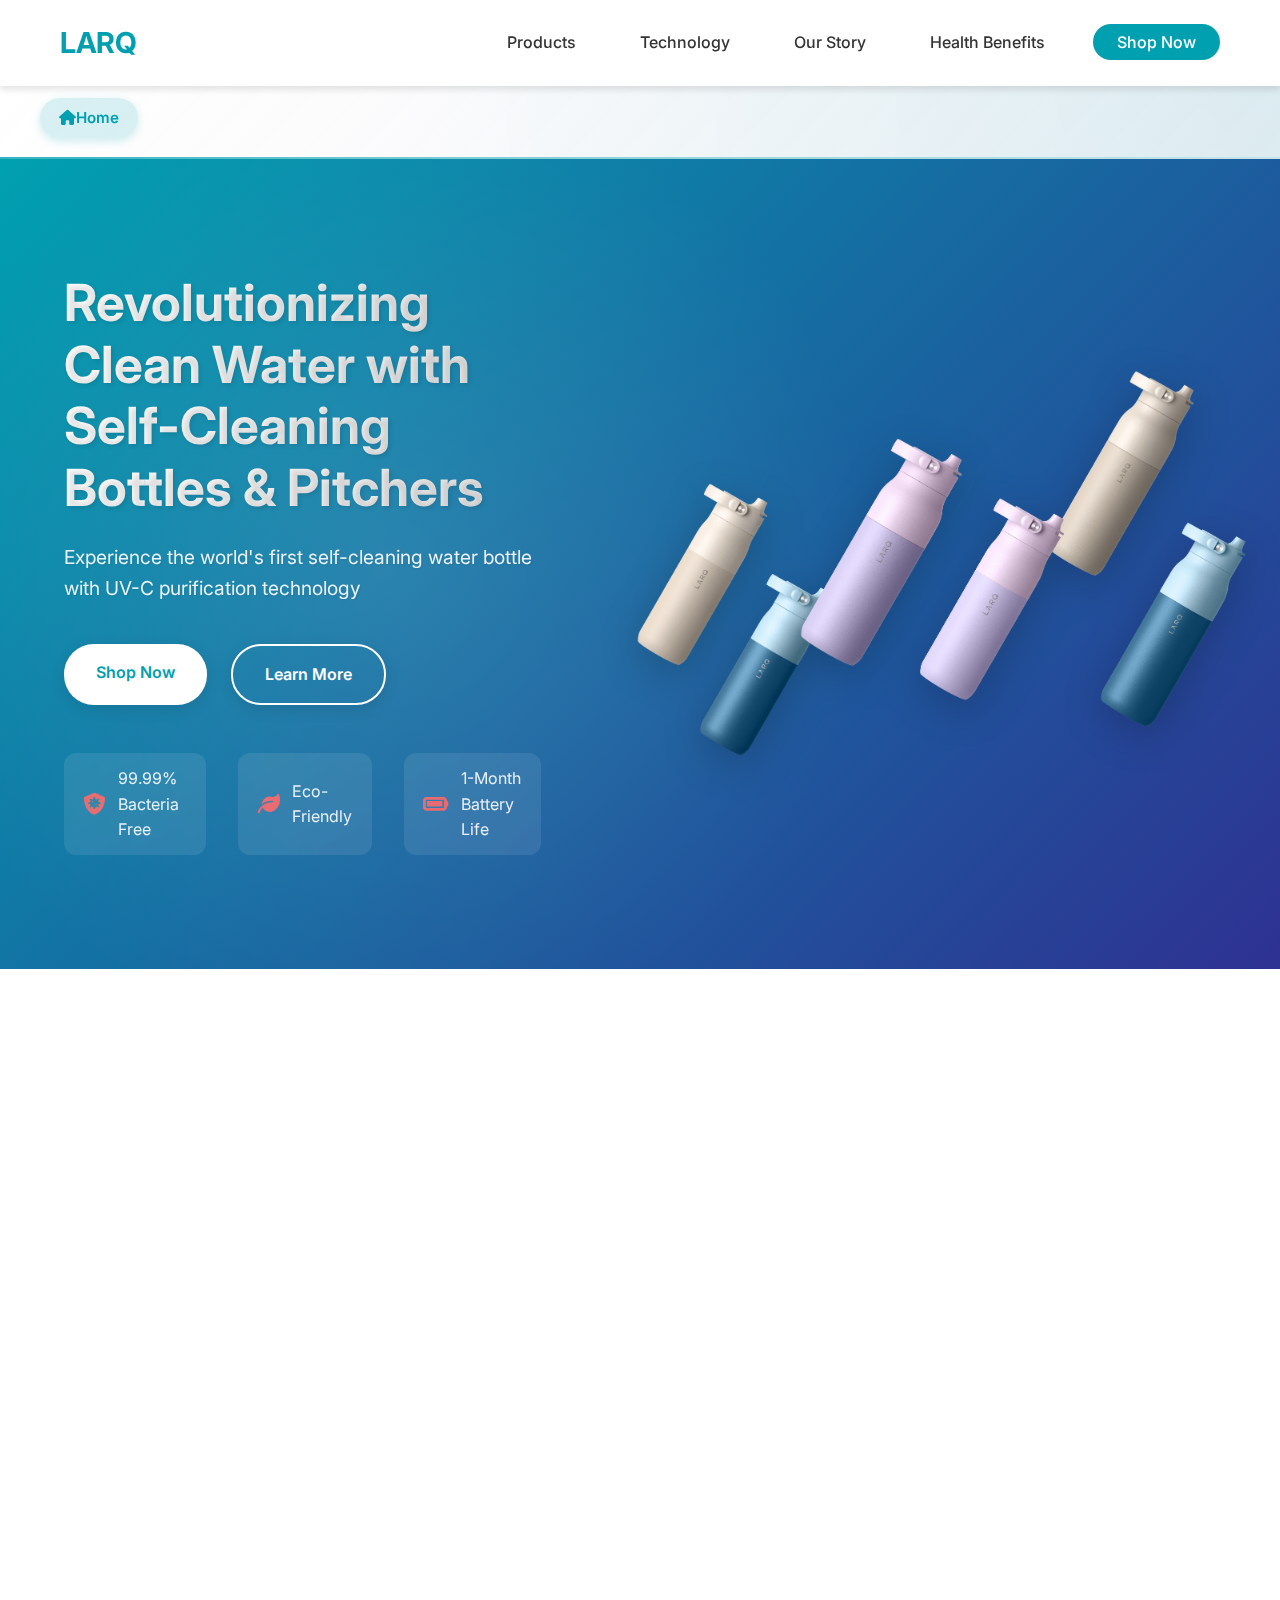
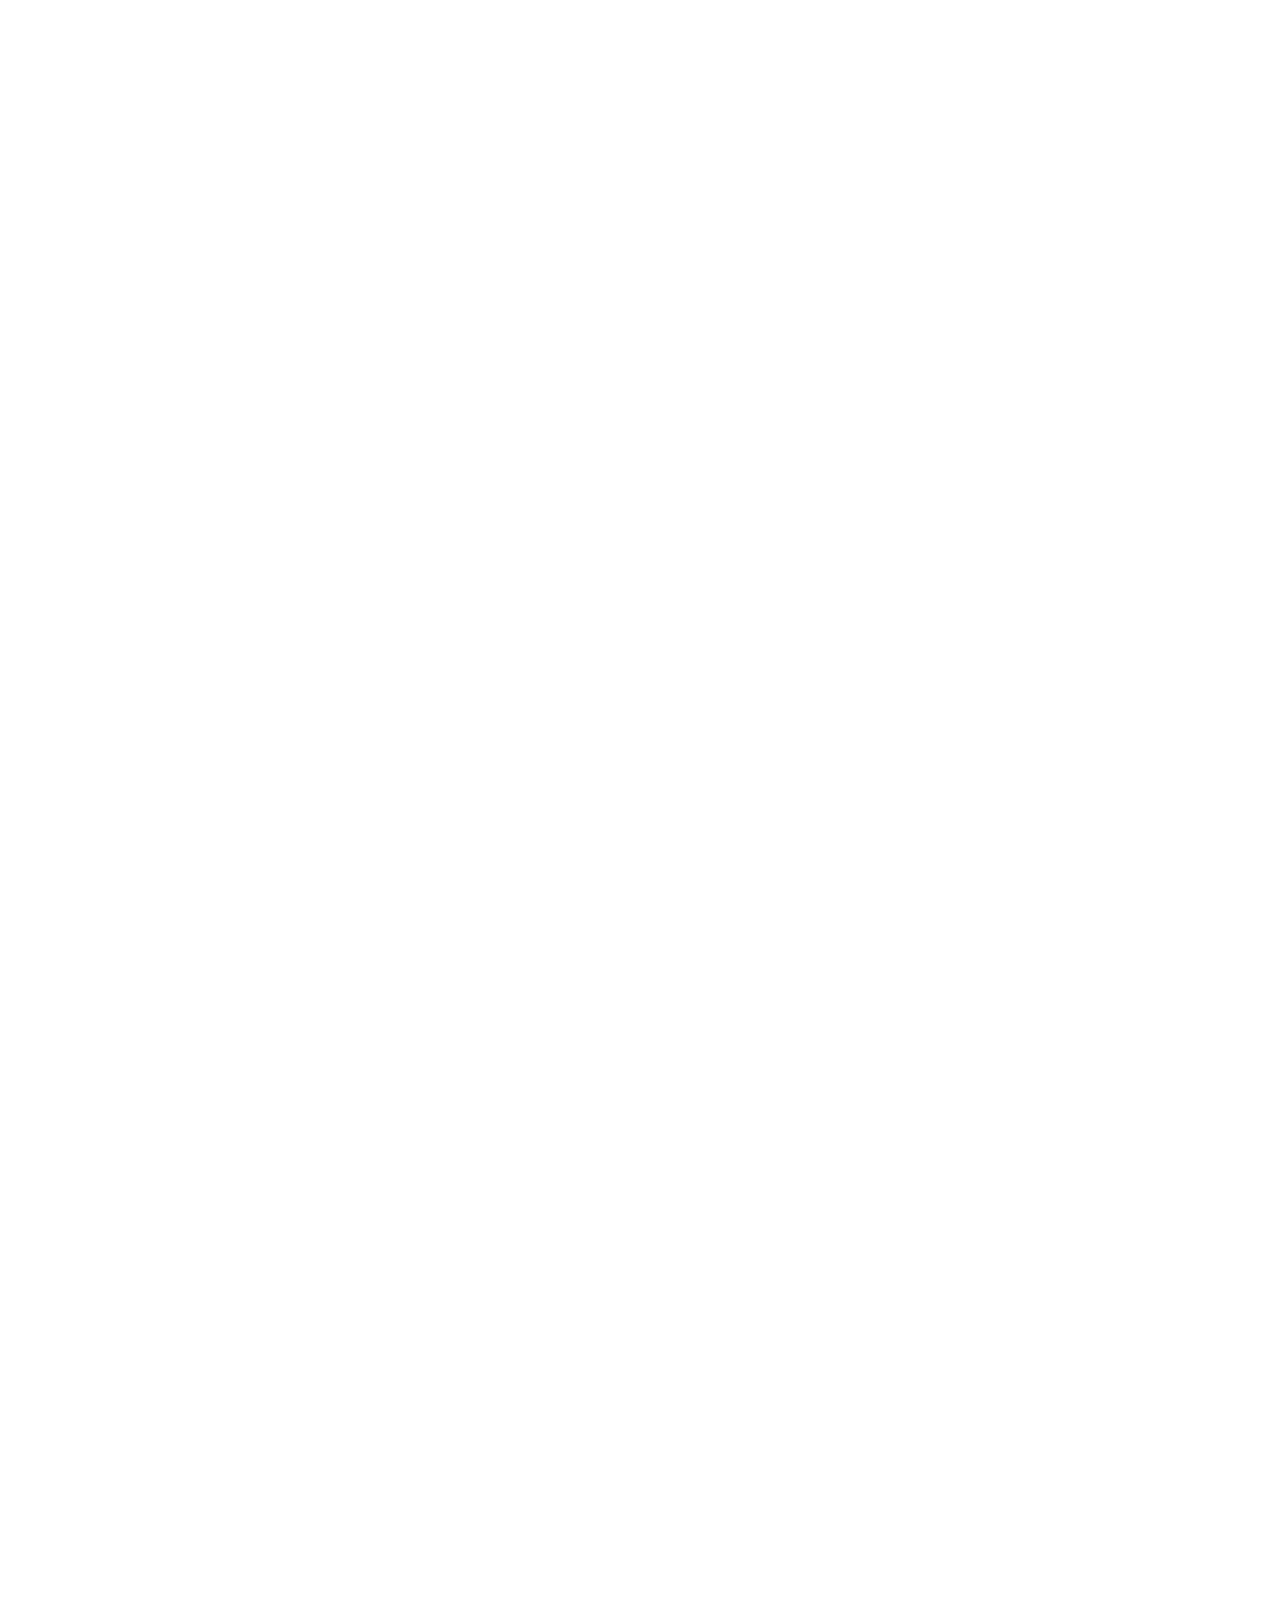
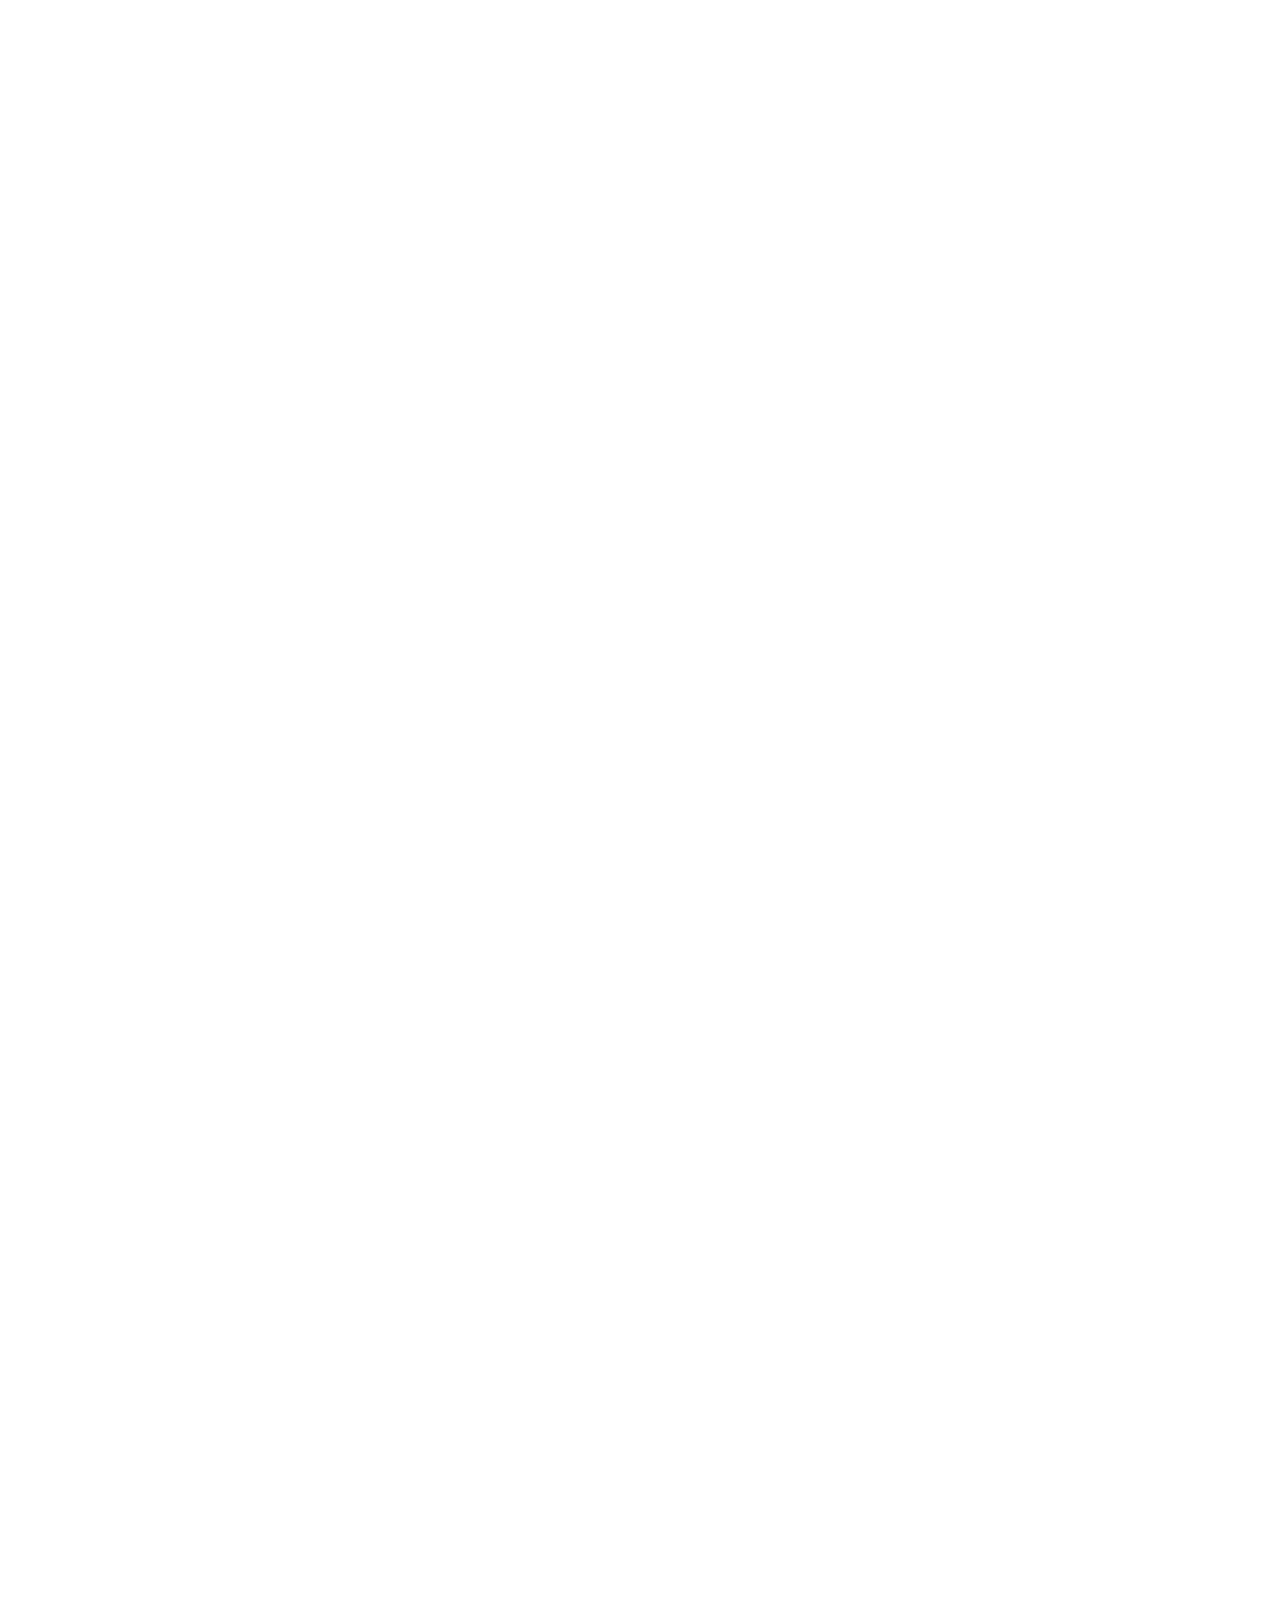
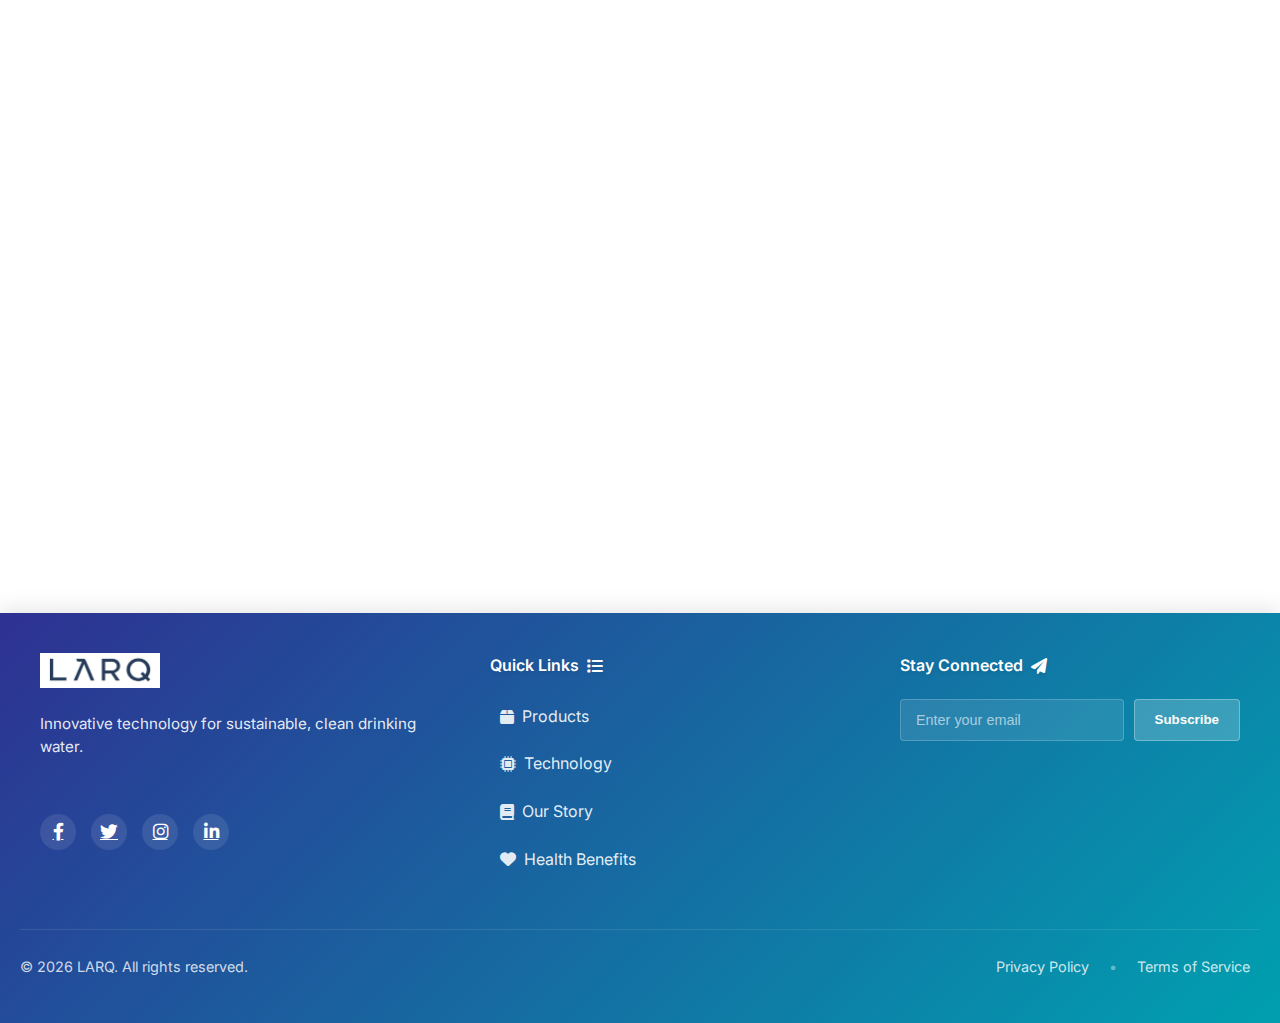
<file: index.html>
<!DOCTYPE html>
<html lang="en">
<head>
    <meta charset="UTF-8">
    <meta name="viewport" content="width=device-width, initial-scale=1.0">
    <meta name="description" content="Discover LARQ's self-cleaning water bottles and advanced filtration pitchers with UV-C purification. Enjoy fresh, purified water anytime.">
    <title>LARQ | Self-Cleaning Water Bottles & Pitchers for Pure Hydration</title>
    <link rel="stylesheet" href="styles/main.css">
    <link rel="stylesheet" href="styles/footer.css">
    <link rel="preconnect" href="https://fonts.googleapis.com">
    <link rel="preconnect" href="https://fonts.gstatic.com" crossorigin>
    <link href="https://fonts.googleapis.com/css2?family=Inter:wght@400;500;600;700&display=swap" rel="stylesheet">
    <link rel="stylesheet" href="https://cdnjs.cloudflare.com/ajax/libs/font-awesome/6.0.0/css/all.min.css">
    <script async src="https://www.googletagmanager.com/gtag/js?id=G-5JPR20V7ZN"></script>
    <script>
        window.dataLayer = window.dataLayer || [];
        function gtag(){dataLayer.push(arguments);}
        gtag('js', new Date());

        gtag('config', 'G-5JPR20V7ZN');
    </script>
</head>
<body>
    <header class="header">
        <nav class="nav-container">
            <button class="mobile-menu-button" aria-label="Toggle Menu">
                <span class="menu-icon"></span>
            </button>
            <div class="logo">
                <a href="index.html">LARQ</a>
            </div>
            <ul class="nav-menu">
                <li><a href="product.html">Products</a></li>
                <li><a href="technology.html">Technology</a></li>
                <li><a href="our-story.html">Our Story</a></li>
                <li><a href="hydration-health-benefits.html">Health Benefits</a></li>
                <li><a href="product.html" class="nav-cta">Shop Now</a></li>
            </ul>
        </nav>
    </header>

    <main>
        <div class="breadcrumbs">
            <div class="breadcrumbs-container">
                <ul class="breadcrumb-list">
                    <li><i class="fas fa-home"></i> Home</li>
                </ul>
            </div>
        </div>
        
        <section class="hero">
            <div class="hero-content">
                <h1>Revolutionizing Clean Water with Self-Cleaning Bottles & Pitchers</h1>
                <p class="hero-subtitle">Experience the world's first self-cleaning water bottle with UV-C purification technology</p>
                <div class="hero-cta">
                    <a href="#shop" class="cta-button primary">Shop Now</a>
                    <a href="#technology" class="cta-button secondary">Learn More</a>
                </div>
                <div class="hero-features">
                    <div class="hero-feature">
                        <i class="fas fa-shield-virus"></i>
                        <span>99.99% Bacteria Free</span>
                    </div>
                    <div class="hero-feature">
                        <i class="fas fa-leaf"></i>
                        <span>Eco-Friendly</span>
                    </div>
                    <div class="hero-feature">
                        <i class="fas fa-battery-full"></i>
                        <span>1-Month Battery Life</span>
                    </div>
                </div>
            </div>
            <div class="hero-image">
                <img src="images/larq-bottle.png" alt="LARQ self-cleaning smart water bottle in elegant black" class="floating-bottle">
            </div>
        </section>

        <section id="technology" class="technology">
            <h2>Revolutionary Self-Cleaning Technology with UV-C Light</h2>
            <div class="tech-features">
                <div class="feature">
                    <div class="feature-icon">
                        <i class="fas fa-lightbulb"></i>
                    </div>
                    <h3>PureVis™ Technology</h3>
                    <p>Eliminates up to 99.99% of bacteria and viruses with UV-C LED purification</p>
                </div>
                <div class="feature">
                    <div class="feature-icon">
                        <i class="fas fa-mobile-alt"></i>
                    </div>
                    <h3>Smart Activation</h3>
                    <p>One-touch purification at your fingertips with intelligent sensors</p>
                </div>
                <div class="feature">
                    <div class="feature-icon">
                        <i class="fas fa-clock"></i>
                    </div>
                    <h3>Long-lasting Battery</h3>
                    <p>Up to one month of use per charge with energy-efficient operation</p>
                </div>
            </div>
        </section>

        <section id="products" class="products">
            <h2>Stay Hydrated with Smart & Insulated Design</h2>
            <div class="product-grid">
                <div class="product-card">
                    <div class="product-badge">Bestseller</div>
                    <img src="images/larq-purevis-water-bottle.jpeg" alt="LARQ Bottle PureVis™ in Rose Gold" class="product-image">
                    <div class="product-info">
                        <h3>LARQ Bottle PureVis™</h3>
                        <p>The original self-cleaning water bottle</p>
                        <div class="product-features">
                            <span><i class="fas fa-temperature-low"></i> 24h Cold</span>
                            <span><i class="fas fa-temperature-high"></i> 12h Hot</span>
                        </div>
                        <div class="color-options">
                            <span class="color-dot pink active"></span>
                            <span class="color-dot mint"></span>
                            <span class="color-dot black"></span>
                            <span class="color-dot white"></span>
                        </div>
                        <a href="#shop" class="product-button">Shop Now</a>
                    </div>
                </div>
                <div class="product-card">
                    <div class="product-badge">Smart</div>
                    <img src="images/larq_bottle_on_the_water.jpeg" alt="LARQ Smart Bottle with App Integration" class="product-image">
                    <div class="product-info">
                        <h3>LARQ Smart Bottle</h3>
                        <p>Track your hydration with smart features</p>
                        <div class="product-features">
                            <span><i class="fas fa-mobile-alt"></i> App Connected</span>
                            <span><i class="fas fa-chart-line"></i> Hydration Tracking</span>
                        </div>
                        <a href="#shop" class="product-button">Learn More</a>
                    </div>
                </div>
                <div class="product-card">
                    <div class="product-badge">New</div>
                    <img src="images/larq-pincture-usage.png" alt="LARQ Bottle Movement PureVis™ in Mint" class="product-image">
                    <div class="product-info">
                        <h3>LARQ Bottle Movement</h3>
                        <p>Lightweight design for active lifestyles</p>
                        <div class="product-features">
                            <span><i class="fas fa-feather"></i> Ultra Light</span>
                            <span><i class="fas fa-running"></i> Sport Ready</span>
                        </div>
                        <a href="#shop" class="product-button">Shop Now</a>
                    </div>
                </div>
            </div>

            <div class="lifestyle-section">
                <div class="lifestyle-content">
                    <img src="images/filter-water-bottle.jpeg" alt="LARQ bottle in use" class="lifestyle-image">
                    <div class="lifestyle-text">
                        <h2>Pure Water, Anywhere</h2>
                        <p>Take your LARQ bottle anywhere - from the gym to the great outdoors. Experience clean water and peace of mind with every sip.</p>
                        <div class="lifestyle-features">
                            <div class="lifestyle-feature">
                                <i class="fas fa-mountain"></i>
                                <span>Adventure Ready</span>
                            </div>
                            <div class="lifestyle-feature">
                                <i class="fas fa-dumbbell"></i>
                                <span>Gym Essential</span>
                            </div>
                            <div class="lifestyle-feature">
                                <i class="fas fa-briefcase"></i>
                                <span>Office Companion</span>
                            </div>
                        </div>
                    </div>
                </div>
            </div>
        </section>

        <section class="benefits-overview">
            <div class="benefits-overview-content">
                <h2>Why Choose LARQ?</h2>
                <p class="benefits-overview-subtitle">Experience the future of hydration with our innovative self-cleaning water bottle technology</p>
                
                <div class="benefits-cards">
                    <div class="benefit-card">
                        <h3><i class="fas fa-shield-virus"></i>Self-Cleaning Technology</h3>
                        <p>Revolutionary UV-C LED technology eliminates up to 99.9999% of bacteria and viruses, keeping your water fresh and bottle odor-free.</p>
                        <ul class="benefit-features">
                            <li><i class="fas fa-check"></i>Automatic cleaning every 2 hours</li>
                            <li><i class="fas fa-check"></i>Eliminates harmful bacteria</li>
                            <li><i class="fas fa-check"></i>Prevents odors</li>
                        </ul>
                    </div>

                    <div class="benefit-card">
                        <h3><i class="fas fa-temperature-high"></i>Superior Design</h3>
                        <p>Double-insulated stainless steel construction maintains your desired water temperature while ensuring durability and safety.</p>
                        <ul class="benefit-features">
                            <li><i class="fas fa-check"></i>24-hour cold retention</li>
                            <li><i class="fas fa-check"></i>12-hour hot retention</li>
                            <li><i class="fas fa-check"></i>BPA-free materials</li>
                        </ul>
                    </div>

                    <div class="benefit-card">
                        <h3><i class="fas fa-leaf"></i>Eco-Friendly Solution</h3>
                        <p>Make a positive impact on the environment while enjoying pure, clean water anywhere you go.</p>
                        <ul class="benefit-features">
                            <li><i class="fas fa-check"></i>Reduces plastic waste</li>
                            <li><i class="fas fa-check"></i>Long-lasting rechargeable battery</li>
                            <li><i class="fas fa-check"></i>No filter replacements needed</li>
                        </ul>
                    </div>
                </div>

                <div class="benefits-summary">
                    <p>The LARQ Water Bottle combines advanced UV technology with robust, insulated construction to deliver a premium hydration experience. Whether you're at the gym, traveling, or in the office, enjoy clean, fresh-tasting water while contributing to a sustainable future.</p>
                    <a href="#" class="cta-button">Shop LARQ Collection</a>
                </div>
            </div>
        </section>

        <section id="reviews" class="reviews">
            <h2>What Our Customers Say</h2>
            <div class="review-grid">
                <div class="review-card">
                    <div class="review-rating">
                        <i class="fas fa-star"></i>
                        <i class="fas fa-star"></i>
                        <i class="fas fa-star"></i>
                        <i class="fas fa-star"></i>
                        <i class="fas fa-star"></i>
                    </div>
                    <p>"LARQ has completely changed how I hydrate. I no longer worry about my bottle smelling bad or needing constant cleaning."</p>
                    <cite>- Emily R.</cite>
                    <span class="review-tag">Verified Buyer</span>
                </div>
                <div class="review-card">
                    <div class="review-rating">
                        <i class="fas fa-star"></i>
                        <i class="fas fa-star"></i>
                        <i class="fas fa-star"></i>
                        <i class="fas fa-star"></i>
                        <i class="fas fa-star"></i>
                    </div>
                    <p>"I take my LARQ bottle everywhere. The insulation keeps my water cold all day, and I love how sleek it looks."</p>
                    <cite>- Jason M.</cite>
                    <span class="review-tag">Verified Buyer</span>
                </div>
                <div class="review-card">
                    <div class="review-rating">
                        <i class="fas fa-star"></i>
                        <i class="fas fa-star"></i>
                        <i class="fas fa-star"></i>
                        <i class="fas fa-star"></i>
                        <i class="fas fa-star"></i>
                    </div>
                    <p>"As someone who travels often, I feel confident knowing my water is always clean and safe to drink."</p>
                    <cite>- Sophia T.</cite>
                    <span class="review-tag">Verified Buyer</span>
                </div>
            </div>
        </section>

        <section id="sustainability" class="sustainability">
            <h2>Sustainable & BPA-Free – Designed for a Healthier Planet</h2>
            <div class="sustainability-content">
                <div class="eco-stats">
                    <div class="eco-stat">
                        <span class="stat-number">1M+</span>
                        <span class="stat-text">Plastic Bottles Saved</span>
                    </div>
                    <div class="eco-stat">
                        <span class="stat-number">100%</span>
                        <span class="stat-text">BPA-Free Materials</span>
                    </div>
                    <div class="eco-stat">
                        <span class="stat-number">5yr</span>
                        <span class="stat-text">Product Lifespan</span>
                    </div>
                </div>
                <ul class="eco-features">
                    <li><i class="fas fa-check"></i> BPA-free & non-toxic materials</li>
                    <li><i class="fas fa-check"></i> Eco-friendly packaging</li>
                    <li><i class="fas fa-check"></i> Long-lasting durability</li>
                    <li><i class="fas fa-check"></i> Reduces plastic waste</li>
                </ul>
            </div>
        </section>
    </main>

    <footer class="footer">
        <div class="footer-content">
            <div class="brand-section">
                <img src="images/larq-logo-white.png" alt="LARQ Logo" class="brand-logo">
                <p class="brand-description">Innovative technology for sustainable, clean drinking water.</p>
                <div class="social-links">
                    <a href="https://www.facebook.com/livelarq" target="_blank" rel="noopener" class="social-link">
                        <i class="fab fa-facebook-f"></i>
                    </a>
                    <a href="https://twitter.com/livelarq" target="_blank" rel="noopener" class="social-link">
                        <i class="fab fa-twitter"></i>
                    </a>
                    <a href="https://www.instagram.com/livelarq" target="_blank" rel="noopener" class="social-link">
                        <i class="fab fa-instagram"></i>
                    </a>
                    <a href="https://www.linkedin.com/company/livelarq" target="_blank" rel="noopener" class="social-link">
                        <i class="fab fa-linkedin-in"></i>
                    </a>
                </div>
            </div>

            <div class="quick-links">
                <h3>Quick Links <i class="fas fa-list"></i></h3>
                <ul class="footer-links">
                    <li><a href="product.html"><i class="fas fa-box"></i> Products</a></li>
                    <li><a href="technology.html"><i class="fas fa-microchip"></i> Technology</a></li>
                    <li><a href="our-story.html"><i class="fas fa-book"></i> Our Story</a></li>
                    <li><a href="hydration-health-benefits.html"><i class="fas fa-heart"></i> Health Benefits</a></li>
                </ul>
            </div>

            <div class="stay-connected">
                <h3>Stay Connected <i class="fas fa-paper-plane"></i></h3>
                <form id="newsletter-form" class="newsletter-form">
                    <div class="input-group">
                        <input type="email" id="newsletter-email" placeholder="Enter your email" required>
                        <button type="submit" class="subscribe-btn">Subscribe</button>
                    </div>
                </form>
            </div>
        </div>

        <div class="footer-bottom">
            <div class="footer-info">
                <p>&copy; <span id="current-year"></span> LARQ. All rights reserved.</p>
                <div class="footer-legal">
                    <a href="/privacy">Privacy Policy</a>
                    <span class="separator">•</span>
                    <a href="/terms">Terms of Service</a>
                </div>
            </div>
        </div>
    </footer>

    <!-- Google Analytics Code -->
    <script async src="https://www.googletagmanager.com/gtag/js?id=G-XXXXXXXXXX"></script>
    <script>
        window.dataLayer = window.dataLayer || [];
        function gtag(){dataLayer.push(arguments);}
        gtag('js', new Date());
        gtag('config', 'G-XXXXXXXXXX');
    </script>
    
    <script src="js/main.js"></script>
    <script>
    document.getElementById('current-year').textContent = new Date().getFullYear();

    document.getElementById('newsletter-form').addEventListener('submit', function(e) {
        e.preventDefault();
        const email = document.getElementById('newsletter-email').value;
        this.reset();
    });
    </script>
</body>
</html>
</file>
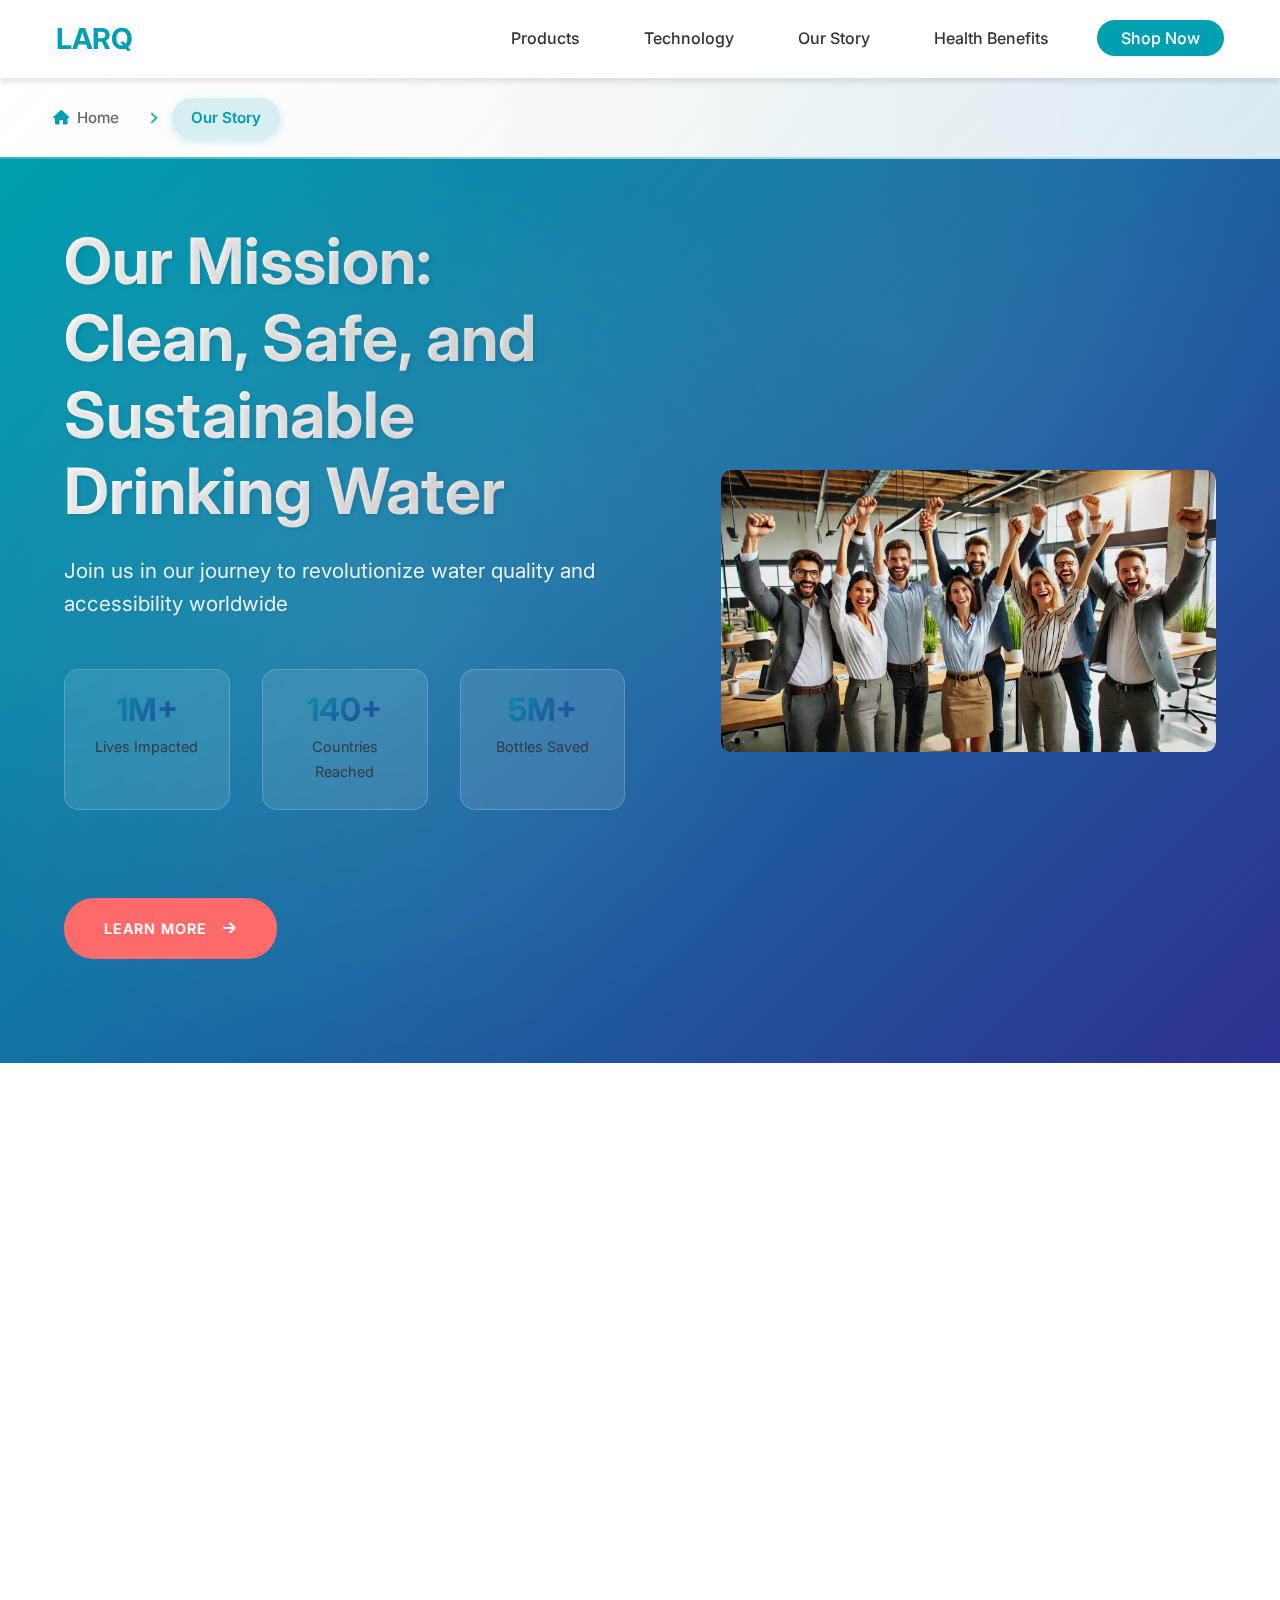
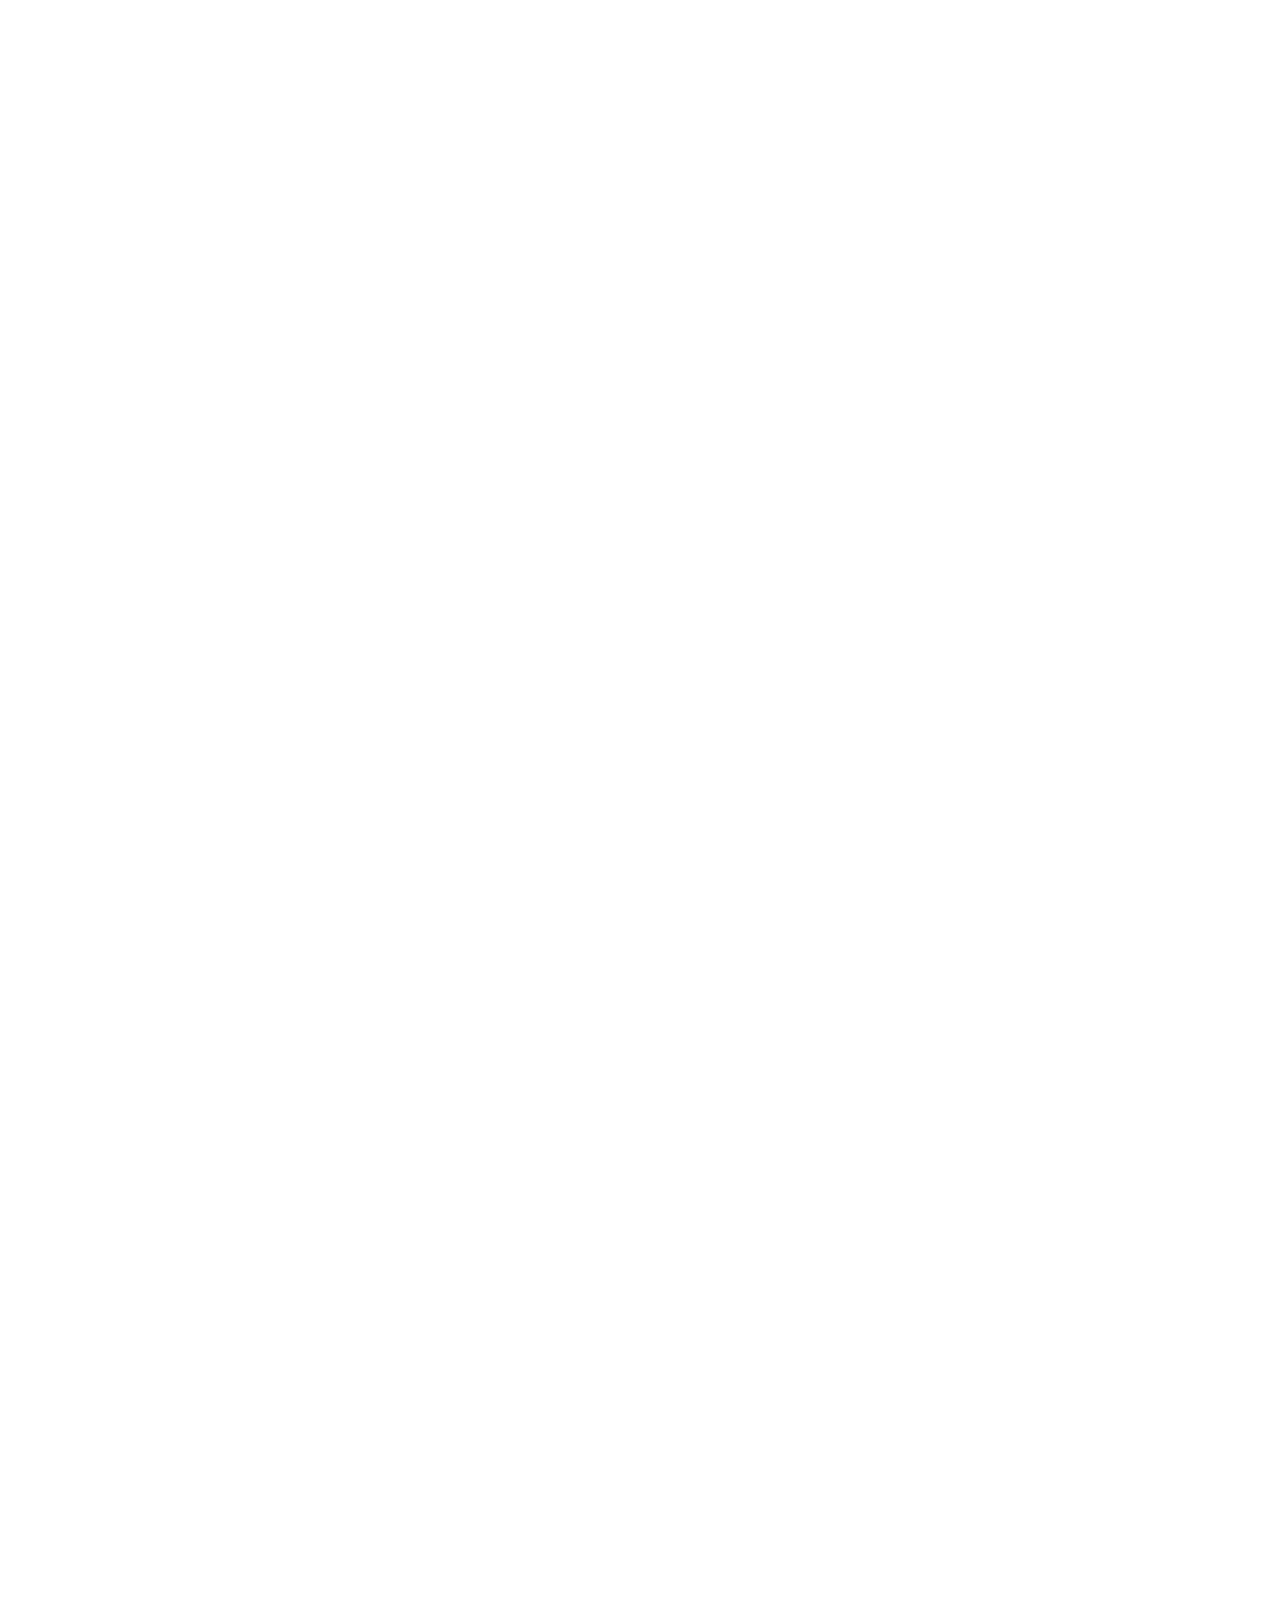
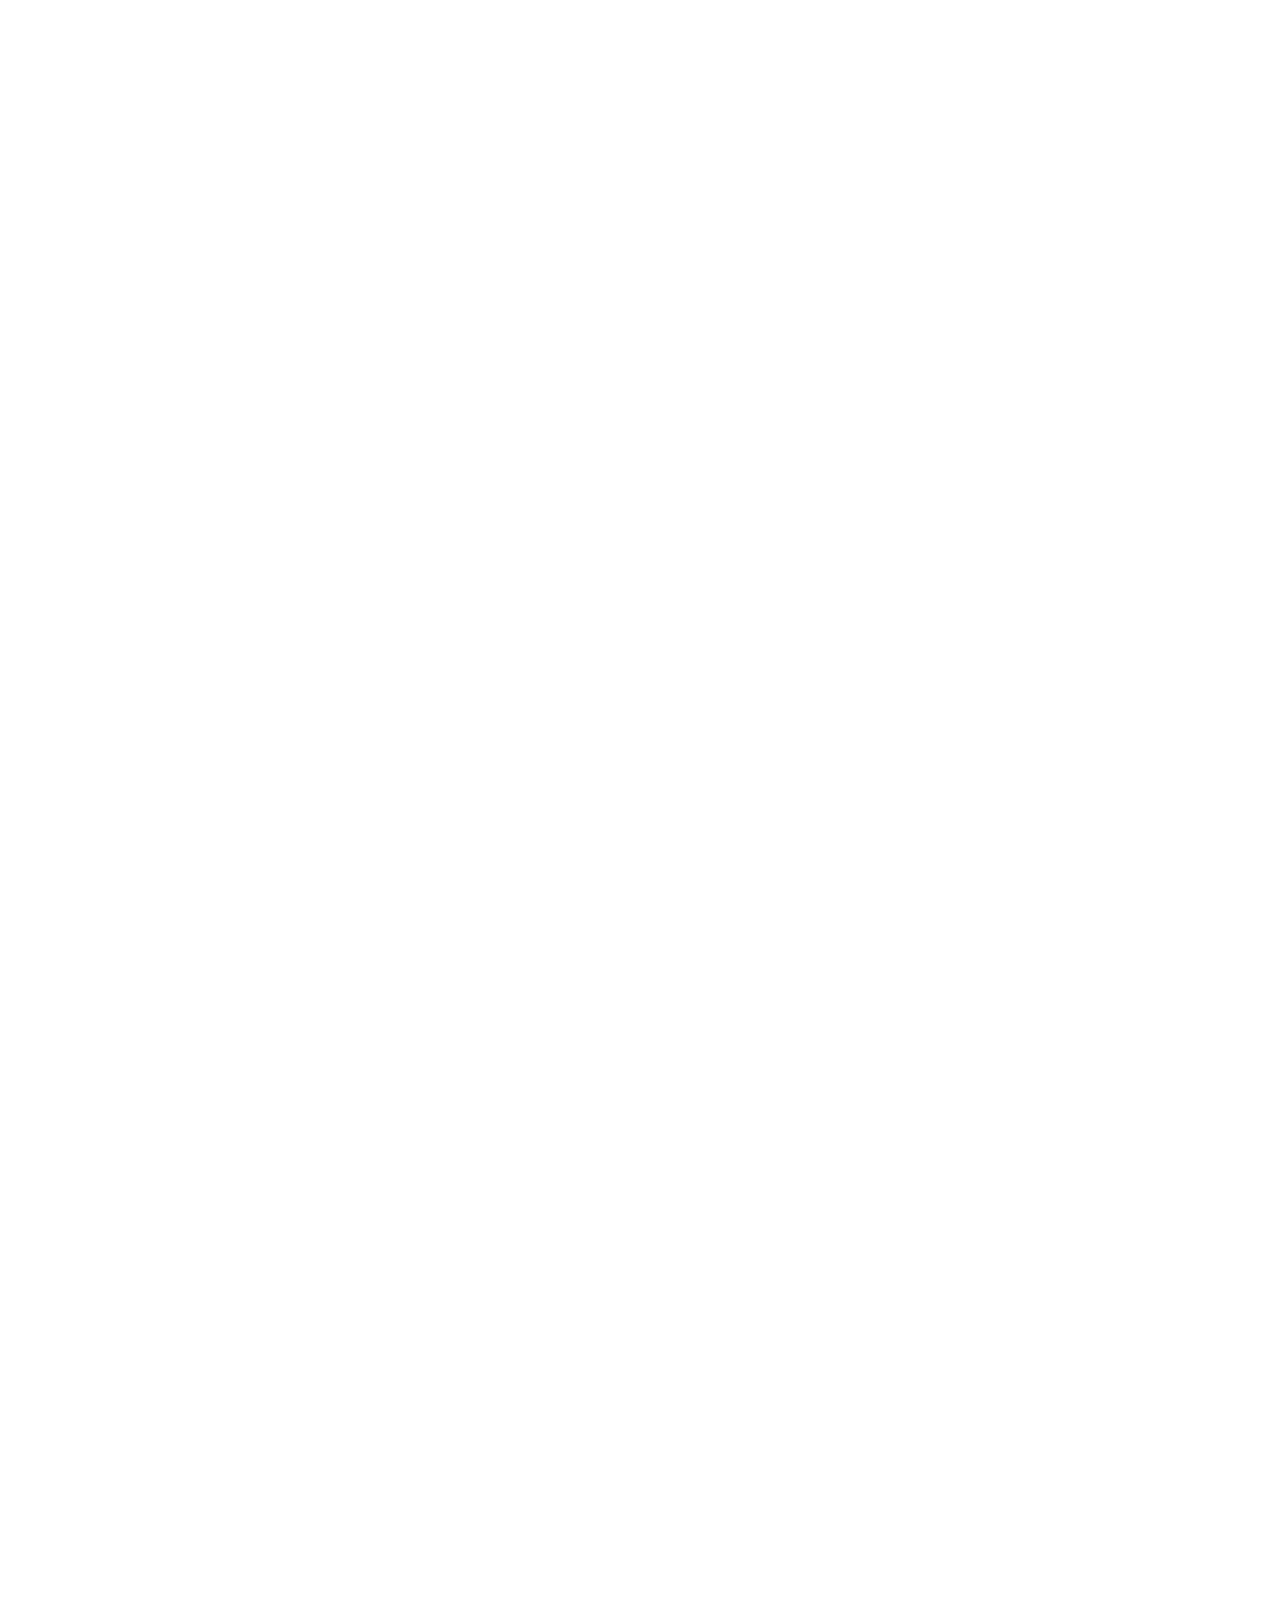
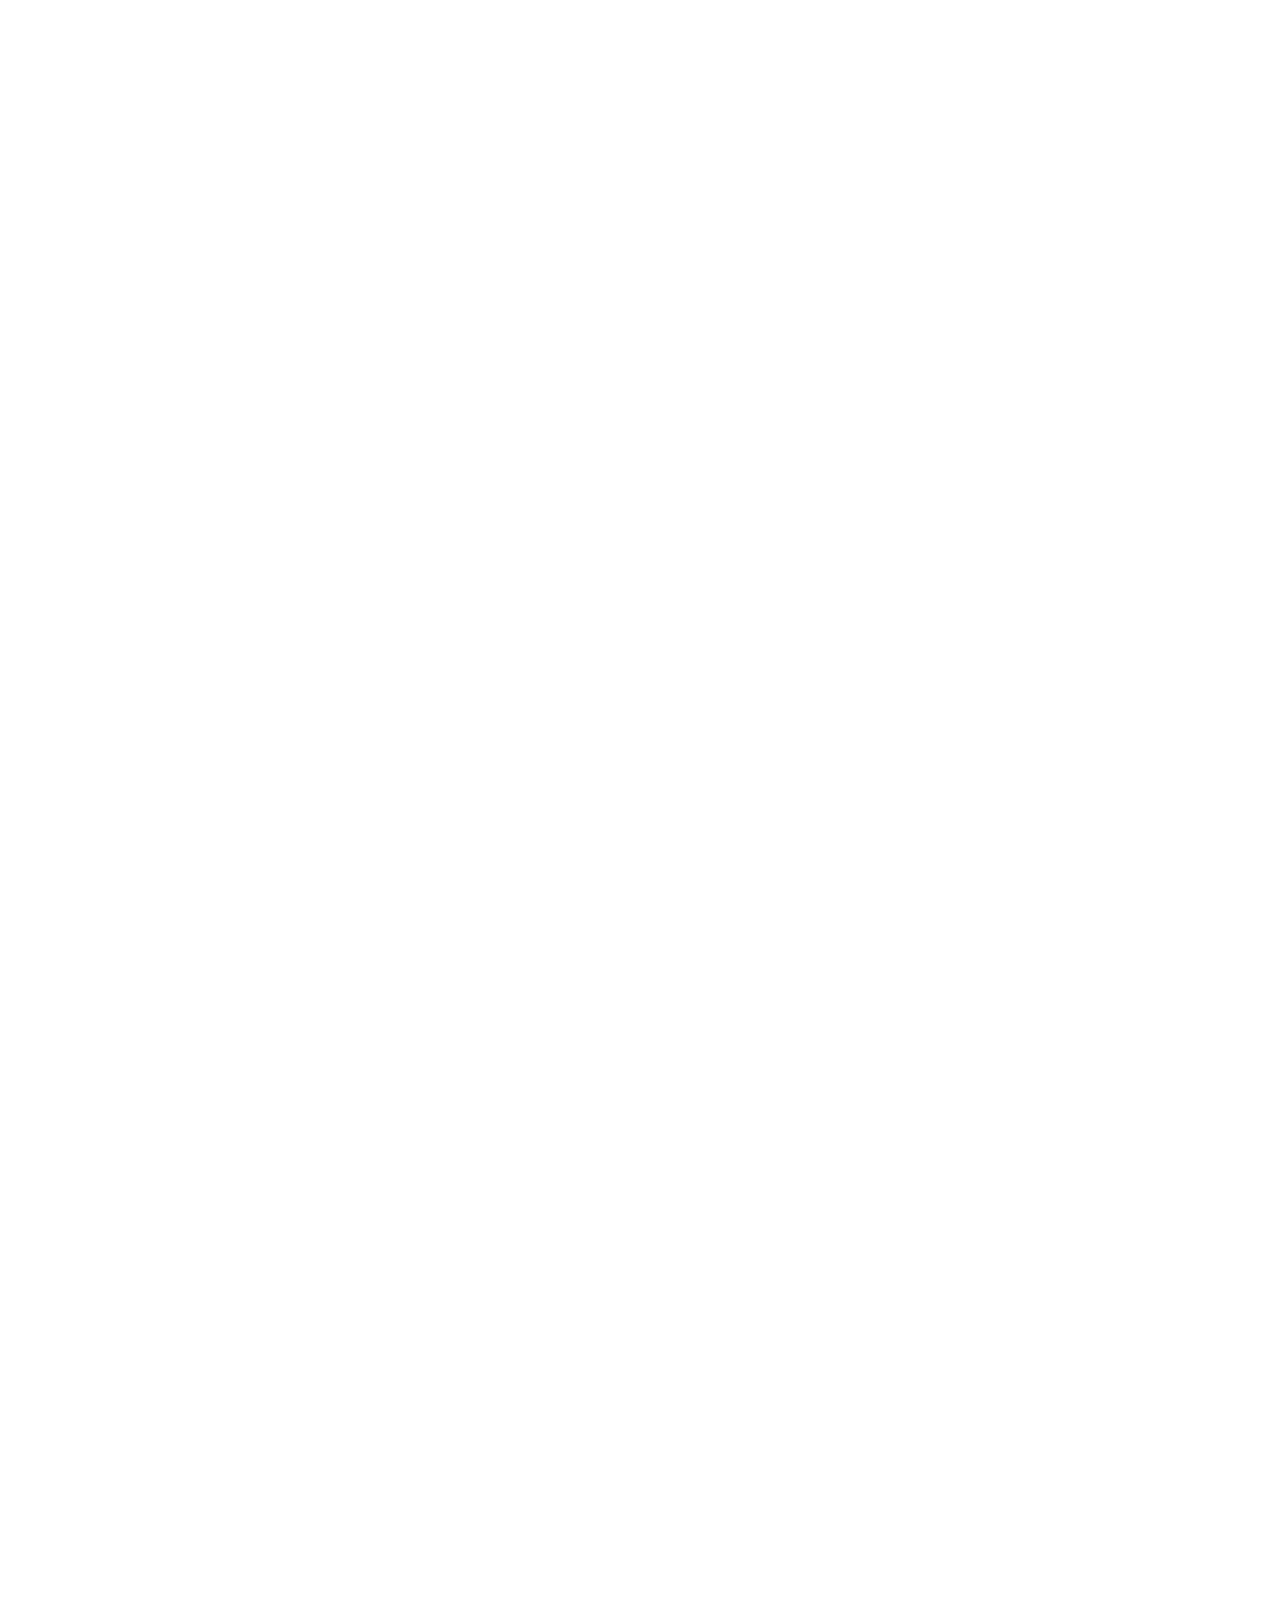
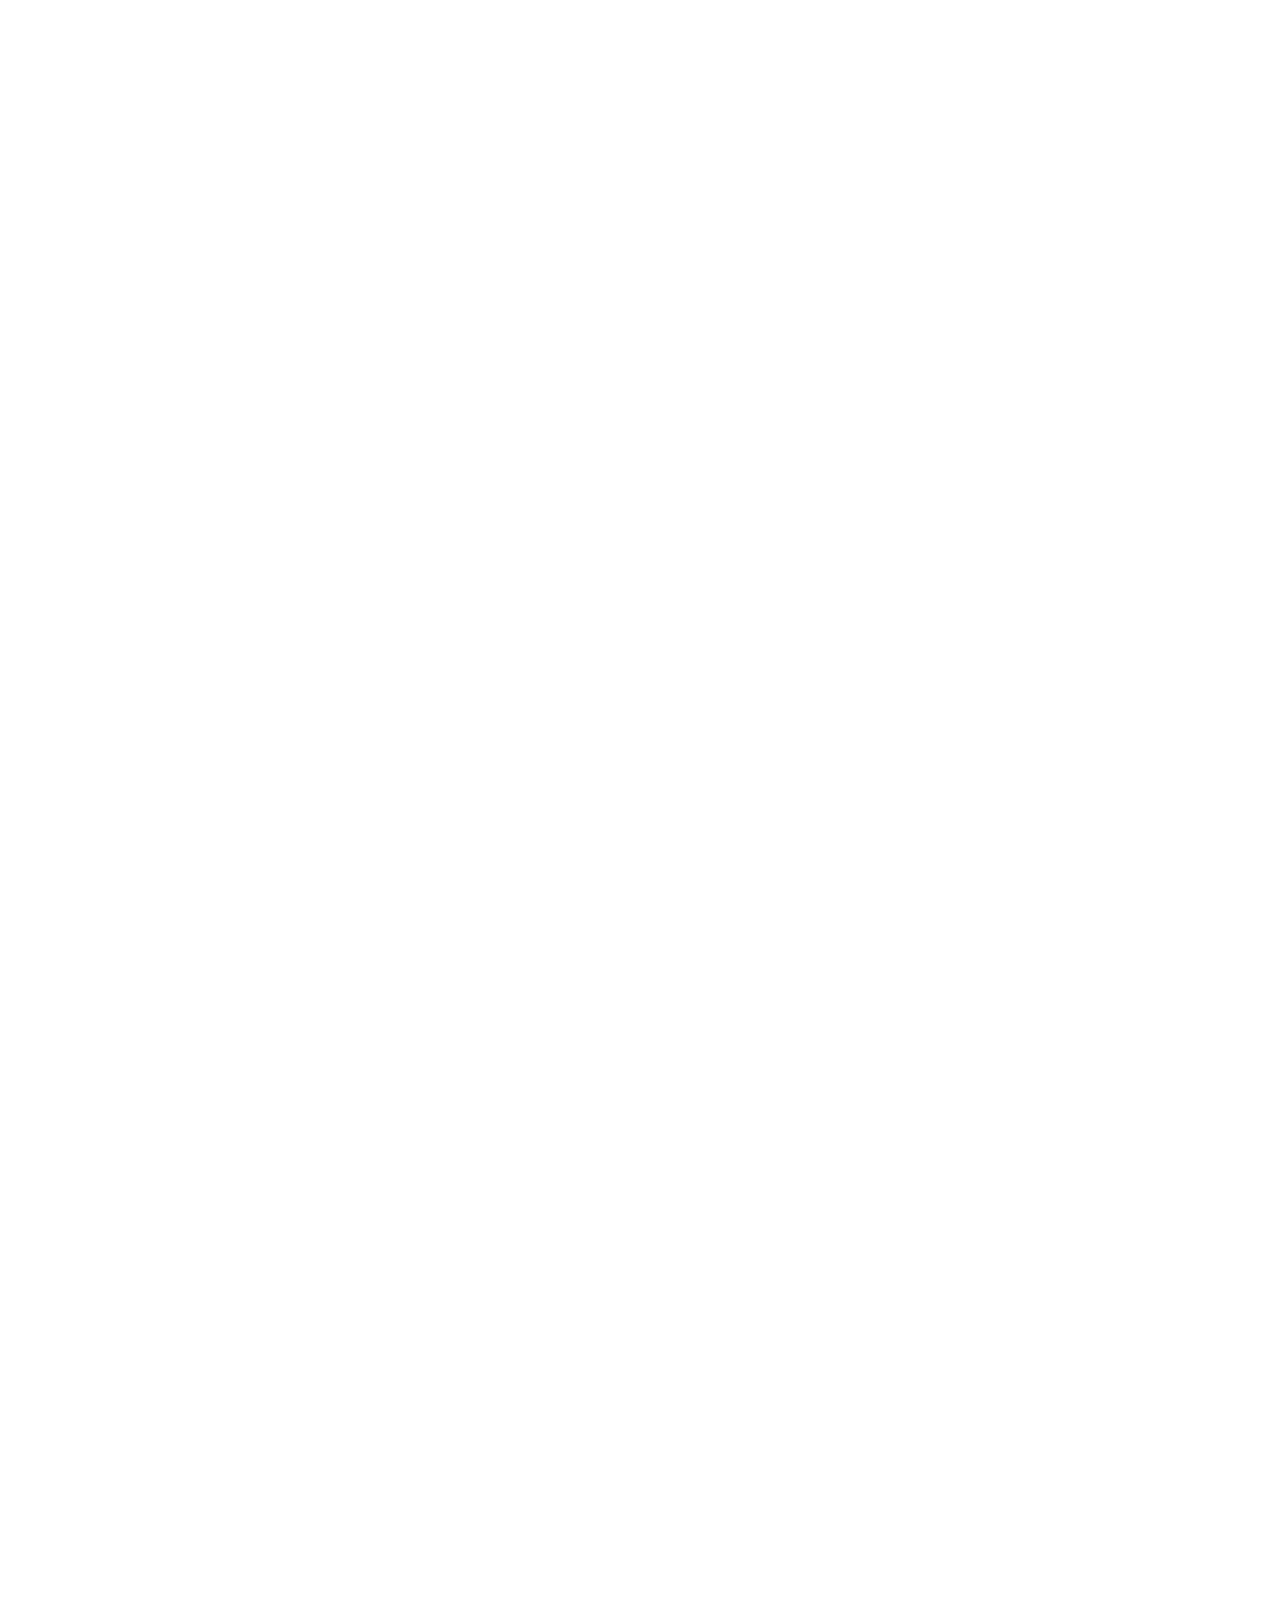
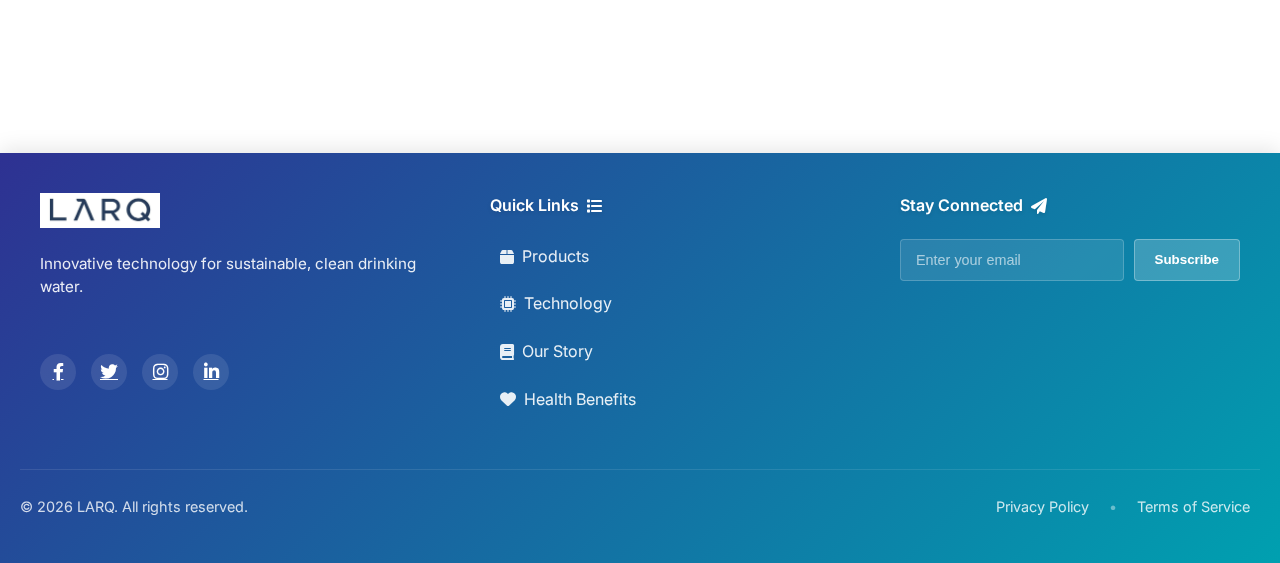
<file: our-story.html>
<!DOCTYPE html>
<html lang="en">
<head>
    <meta charset="UTF-8">
    <meta name="viewport" content="width=device-width, initial-scale=1.0">
    <meta name="description" content="Discover LARQ's mission to provide clean water, improve water quality, and ensure access to safe drinking water through innovation and sustainability.">
    <title>LARQ's Mission – Clean, Safe & Sustainable Drinking Water</title>
    <link rel="stylesheet" href="styles/main.css">
    <link rel="stylesheet" href="styles/our-story.css">
    <link rel="stylesheet" href="styles/footer.css">
    <link rel="preconnect" href="https://fonts.googleapis.com">
    <link rel="preconnect" href="https://fonts.gstatic.com" crossorigin>
    <link href="https://fonts.googleapis.com/css2?family=Inter:wght@400;500;600;700&display=swap" rel="stylesheet">
    <link rel="stylesheet" href="https://cdnjs.cloudflare.com/ajax/libs/font-awesome/6.0.0/css/all.min.css">
    <script>
        window.dataLayer = window.dataLayer || [];
        function gtag(){dataLayer.push(arguments);}
        gtag('js', new Date());

        gtag('config', 'G-5JPR20V7ZN');
    </script>
</head>
<body>
    <header class="header">
        <nav class="nav-container">
            <div class="logo">
                <a href="index.html">LARQ</a>
            </div>
            <button class="mobile-menu-button">
                <span class="menu-icon"></span>
            </button>
            <ul class="nav-menu">
                <li><a href="product.html">Products</a></li>
                <li><a href="technology.html">Technology</a></li>
                <li><a href="our-story.html">Our Story</a></li>
                <li><a href="hydration-health-benefits.html">Health Benefits</a></li>
                <li><a href="product.html" class="nav-cta">Shop Now</a></li>
            </ul>
        </nav>
    </header>

    <main>
        <div class="breadcrumbs">
            <div class="breadcrumbs-container">
                <ul class="breadcrumb-list">
                    <li><a href="index.html"><i class="fas fa-home"></i> Home</a></li>
                    <li>Our Story</li>
                </ul>
            </div>
        </div>

        <section class="story-hero">
            <div class="story-hero-content">
                <h1>Our Mission: Clean, Safe, and Sustainable<br>Drinking Water</h1>
                <p class="story-hero-subtitle">Join us in our journey to revolutionize water quality and accessibility worldwide</p>
                <div class="hero-stats">
                    <div class="stat-item">
                        <span class="stat-number">1M+</span>
                        <span class="stat-label">Lives Impacted</span>
                    </div>
                    <div class="stat-item">
                        <span class="stat-number">140+</span>
                        <span class="stat-label">Countries Reached</span>
                    </div>
                    <div class="stat-item">
                        <span class="stat-number">5M+</span>
                        <span class="stat-label">Bottles Saved</span>
                    </div>
                </div>
                <a href="#story-content" class="hero-cta">
                    <span>Learn More</span>
                    <i class="fas fa-arrow-right"></i>
                </a>
            </div>
            <div class="story-hero-image">
                <div class="image-container">
                    <img src="images/LARQ-success-story.jpeg" alt="LARQ's journey to clean water innovation" class="hero-image">
                    <div class="floating-badge">
                        <i class="fas fa-award"></i>
                        <span>Innovation<br>Leader</span>
                    </div>
                </div>
                <div class="image-overlay"></div>
            </div>
        </section>

        <section id="story-content" class="story-content">
            <div class="story-section innovation-section">
                <div class="section-header">
                    <span class="section-badge">Innovation</span>
                    <h2>Redefining Water Quality with Innovation</h2>
                    <div class="header-line"></div>
                </div>
                <div class="innovation-grid">
                    <div class="innovation-content">
                        <div class="innovation-text">
                            <p class="highlight-text">At LARQ, we believe that everyone deserves access to clean drinking water—without compromising the health of our planet.</p>
                            <p>Our journey began with a vision to redefine hydration through innovative technology, sustainability, and a commitment to improving water quality worldwide.</p>
                        </div>
                        <div class="tech-features">
                            <div class="tech-card">
                                <div class="tech-icon">
                                    <i class="fas fa-lightbulb"></i>
                                </div>
                                <h3>PureVis™ Technology</h3>
                                <p>Utilizes UV-C LED light to eliminate up to 99.9999% of bacteria and viruses, ensuring fresh and clean drinking water.</p>
                            </div>
                            <div class="tech-card">
                                <div class="tech-icon">
                                    <i class="fas fa-filter"></i>
                                </div>
                                <h3>Nano Zero Filtration</h3>
                                <p>Advanced system designed to remove heavy metals, chlorine, and other contaminants, improving taste and overall quality.</p>
                            </div>
                        </div>
                    </div>
                    <div class="innovation-visual">
                        <div class="product-showcase">
                            <img src="images/technology-innovation.png" alt="LARQ's innovative water purification technology" class="feature-image">
                            <div class="tech-highlights">
                                <div class="highlight-point" data-position="top-right">
                                    <span class="point-dot"></span>
                                    <div class="point-content">
                                        <h4>UV-C LED</h4>
                                        <p>Advanced purification technology</p>
                                    </div>
                                </div>
                                <div class="highlight-point" data-position="bottom-left">
                                    <span class="point-dot"></span>
                                    <div class="point-content">
                                        <h4>Nano Filtration</h4>
                                        <p>Superior contaminant removal</p>
                                    </div>
                                </div>
                            </div>
                        </div>
                    </div>
                </div>
            </div>

            <div class="story-section clean-water-section">
                <div class="section-header">
                    <span class="section-badge">Global Impact</span>
                    <h2>Why Clean Water Matters for a Healthier Future</h2>
                    <div class="header-line"></div>
                </div>
                <div class="clean-water-grid">
                    <div class="clean-water-content">
                        <div class="impact-cards">
                            <div class="impact-card">
                                <div class="card-icon">
                                    <i class="fas fa-heartbeat"></i>
                                </div>
                                <h3>Essential for Health</h3>
                                <p>The importance of access to clean drinking water cannot be overstated. Water is essential to human health, and contaminated water can lead to serious illnesses.</p>
                            </div>
                            <div class="impact-card">
                                <div class="card-icon">
                                    <i class="fas fa-globe-americas"></i>
                                </div>
                                <h3>Global Challenge</h3>
                                <p>Despite advancements in sanitation, millions of people worldwide still struggle with poor quality of water.</p>
                            </div>
                            <div class="impact-card">
                                <div class="card-icon">
                                    <i class="fas fa-hand-holding-water"></i>
                                </div>
                                <h3>Our Commitment</h3>
                                <p>At LARQ, we are committed to raising awareness about the importance of clean water and its role in overall well-being.</p>
                            </div>
                        </div>
                        <div class="impact-statement">
                            <blockquote>
                                <p>Our products are designed to make safe hydration effortless—whether at home, at work, or on the go.</p>
                                <cite>- LARQ Mission</cite>
                            </blockquote>
                        </div>
                    </div>
                    <div class="clean-water-visual">
                        <div class="visual-container">
                            <img src="images/clean-water-impact.jpeg" alt="Impact of clean water on communities" class="feature-image">
                            <div class="stat-overlay">
                                <div class="water-stat">
                                    <span class="stat-value">2.2B</span>
                                    <span class="stat-description">People lack access to safe drinking water</span>
                                </div>
                            </div>
                            <div class="image-badges">
                                <div class="image-badge">
                                    <i class="fas fa-tint"></i>
                                    <span>Pure</span>
                                </div>
                                <div class="image-badge">
                                    <i class="fas fa-shield-alt"></i>
                                    <span>Safe</span>
                                </div>
                                <div class="image-badge">
                                    <i class="fas fa-leaf"></i>
                                    <span>Sustainable</span>
                                </div>
                            </div>
                        </div>
                    </div>
                </div>
            </div>

            <div class="story-section water-access-section">
                <div class="section-header">
                    <span class="section-badge">Global Access</span>
                    <h2>Ensuring Access to Safe Drinking Water for All</h2>
                    <div class="header-line"></div>
                </div>
                <div class="water-access-container">
                    <div class="water-access-content">
                        <div class="mission-statement">
                            <div class="statement-highlight">
                                <i class="fas fa-quote-left"></i>
                                <p>Access to clean drinking water should not be a luxury—it is a fundamental human right.</p>
                            </div>
                        </div>
                        <div class="access-info">
                            <div class="info-card">
                                <div class="info-icon">
                                    <i class="fas fa-hands-helping"></i>
                                </div>
                                <div class="info-content">
                                    <h3>Bridging the Gap</h3>
                                    <p>Many regions around the world face severe water shortages and contamination issues. At LARQ, we believe that innovation can play a key role in bridging this gap.</p>
                                </div>
                            </div>
                            <div class="info-card">
                                <div class="info-icon">
                                    <i class="fas fa-handshake"></i>
                                </div>
                                <div class="info-content">
                                    <h3>Global Partnerships</h3>
                                    <p>Through our partnerships with nonprofit organizations, we actively contribute to global efforts aimed at improving water access.</p>
                                </div>
                            </div>
                        </div>
                        <div class="impact-metrics">
                            <div class="metric-card">
                                <div class="metric-value">10%</div>
                                <div class="metric-label">Of profits donated</div>
                            </div>
                            <div class="metric-card">
                                <div class="metric-value">50+</div>
                                <div class="metric-label">Partner organizations</div>
                            </div>
                            <div class="metric-card">
                                <div class="metric-value">1M+</div>
                                <div class="metric-label">Lives impacted</div>
                            </div>
                        </div>
                    </div>
                    <div class="water-access-visual">
                        <div class="image-wrapper">
                            <img src="images/water-access.jpeg" alt="Global water access initiatives" class="feature-image">
                            <div class="image-overlay"></div>
                            <div class="floating-elements">
                                <div class="floating-card" data-position="top">
                                    <i class="fas fa-tint"></i>
                                    <span>Clean Water Initiative</span>
                                </div>
                                <div class="floating-card" data-position="bottom">
                                    <i class="fas fa-globe"></i>
                                    <span>Global Impact</span>
                                </div>
                            </div>
                        </div>
                        <div class="contribution-banner">
                            <i class="fas fa-heart"></i>
                            <p>Every purchase contributes to providing safe drinking water to communities in need</p>
                        </div>
                    </div>
                </div>
            </div>

            <div class="story-section sustainability-section">
                <div class="section-header">
                    <span class="section-badge">Environmental Impact</span>
                    <h2>Sustainability & Our Commitment to the Planet</h2>
                    <div class="header-line"></div>
                </div>
                <div class="sustainability-container">
                    <div class="sustainability-content">
                        <div class="eco-impact">
                            <div class="impact-highlight">
                                <i class="fas fa-leaf"></i>
                                <p>At LARQ, sustainability is at the core of everything we do.</p>
                            </div>
                            <div class="impact-stats">
                                <div class="stat-item">
                                    <span class="stat-number">1M+</span>
                                    <span class="stat-label">Plastic Bottles Saved</span>
                                </div>
                                <div class="stat-item">
                                    <span class="stat-number">90%</span>
                                    <span class="stat-label">Less Plastic Waste</span>
                                </div>
                                <div class="stat-item">
                                    <span class="stat-number">5Yrs+</span>
                                    <span class="stat-label">Product Lifespan</span>
                                </div>
                            </div>
                        </div>
                        <div class="sustainability-info">
                            <div class="info-card">
                                <div class="card-icon">
                                    <i class="fas fa-recycle"></i>
                                </div>
                                <div class="card-content">
                                    <h3>Reducing Plastic Waste</h3>
                                    <p>The bottled water industry is one of the largest contributors to plastic waste, with millions of single-use bottles discarded every day. Our goal is to provide a sustainable alternative that eliminates plastic waste while delivering superior hydration solutions.</p>
                                </div>
                            </div>
                            <div class="info-card">
                                <div class="card-icon">
                                    <i class="fas fa-sync-alt"></i>
                                </div>
                                <div class="card-content">
                                    <h3>Sustainable Design</h3>
                                    <p>Our products are designed with longevity and efficiency in mind. By incorporating durable materials, self-cleaning technology, and long-lasting filters, we reduce the need for disposable plastics and frequent replacements.</p>
                                </div>
                            </div>
                        </div>
                    </div>
                    <div class="sustainability-visual">
                        <div class="image-wrapper">
                            <img src="images/substainibility.jpeg" alt="LARQ's commitment to environmental sustainability" class="feature-image">
                            <div class="image-overlay"></div>
                            <div class="eco-badges">
                                <div class="eco-badge">
                                    <i class="fas fa-award"></i>
                                    <span>Eco-Friendly Design</span>
                                </div>
                                <div class="eco-badge">
                                    <i class="fas fa-globe"></i>
                                    <span>Global Impact</span>
                                </div>
                                <div class="eco-badge">
                                    <i class="fas fa-heart"></i>
                                    <span>Planet-First</span>
                                </div>
                            </div>
                        </div>
                        <div class="sustainability-pledge">
                            <i class="fas fa-hand-holding-heart"></i>
                            <p>Join us in our mission to create a more sustainable future for our planet</p>
                            <a href="#" class="pledge-button">Learn About Our Impact</a>
                        </div>
                    </div>
                </div>
            </div>

            <div class="story-cta">
                <div class="story-cta-container">
                    <div class="cta-content">
                        <div class="cta-badge animate-fade-in">
                            <i class="fas fa-water"></i>
                            <span>Join Our Mission</span>
                        </div>
                        <h2 class="animate-slide-up">Join the Movement for<br>Pure Drinking Water</h2>
                        <p class="animate-fade-in">The journey to better hydration begins with small but meaningful changes. By choosing LARQ, you are joining a movement dedicated to improving water quality, reducing waste, and ensuring access to clean drinking water for all.</p>
                        <div class="feature-grid animate-slide-up">
                            <div class="feature-item">
                                <div class="feature-icon">
                                    <i class="fas fa-check-circle"></i>
                                </div>
                                <span>Innovative UV-C Technology</span>
                            </div>
                            <div class="feature-item">
                                <div class="feature-icon">
                                    <i class="fas fa-check-circle"></i>
                                </div>
                                <span>Sustainable Design</span>
                            </div>
                            <div class="feature-item">
                                <div class="feature-icon">
                                    <i class="fas fa-check-circle"></i>
                                </div>
                                <span>Global Impact</span>
                            </div>
                        </div>
                        <div class="stats-container animate-fade-in">
                            <div class="stat-box">
                                <div class="stat-icon">
                                    <i class="fas fa-globe"></i>
                                </div>
                                <div class="stat-info">
                                    <span class="stat-number">140+</span>
                                    <span class="stat-label">Countries Reached</span>
                                </div>
                            </div>
                            <div class="stat-box">
                                <div class="stat-icon">
                                    <i class="fas fa-recycle"></i>
                                </div>
                                <div class="stat-info">
                                    <span class="stat-number">5M+</span>
                                    <span class="stat-label">Bottles Saved</span>
                                </div>
                            </div>
                        </div>
                        <div class="cta-buttons animate-slide-up">
                            <a href="product.html" class="primary-button">
                                <span>Shop Now</span>
                                <i class="fas fa-arrow-right"></i>
                            </a>
                            <a href="technology.html" class="secondary-button">
                                <span>Learn More</span>
                                <i class="fas fa-info-circle"></i>
                            </a>
                        </div>
                    </div>
                    <div class="cta-visual animate-fade-in">
                        <div class="visual-container">
                            <img src="images/LARQ-bottle-lifestyle.jpeg" alt="LARQ bottle in use" class="cta-image">
                        </div>
                        <div class="impact-tag">
                            <div class="tag-content">
                                <i class="fas fa-heart"></i>
                                <span>Making a Difference</span>
                            </div>
                        </div>
                    </div>
                </div>
            </div>
        </section>
    </main>

    <footer class="footer">
        <div class="footer-content">
            <div class="brand-section">
                <img src="images/larq-logo-white.png" alt="LARQ Logo" class="brand-logo">
                <p class="brand-description">Innovative technology for sustainable, clean drinking water.</p>
                <div class="social-links">
                    <a href="https://www.facebook.com/livelarq" target="_blank" rel="noopener" class="social-link">
                        <i class="fab fa-facebook-f"></i>
                    </a>
                    <a href="https://twitter.com/livelarq" target="_blank" rel="noopener" class="social-link">
                        <i class="fab fa-twitter"></i>
                    </a>
                    <a href="https://www.instagram.com/livelarq" target="_blank" rel="noopener" class="social-link">
                        <i class="fab fa-instagram"></i>
                    </a>
                    <a href="https://www.linkedin.com/company/livelarq" target="_blank" rel="noopener" class="social-link">
                        <i class="fab fa-linkedin-in"></i>
                    </a>
                </div>
            </div>

            <div class="quick-links">
                <h3>Quick Links <i class="fas fa-list"></i></h3>
                <ul class="footer-links">
                    <li><a href="product.html"><i class="fas fa-box"></i> Products</a></li>
                    <li><a href="technology.html"><i class="fas fa-microchip"></i> Technology</a></li>
                    <li><a href="our-story.html"><i class="fas fa-book"></i> Our Story</a></li>
                    <li><a href="hydration-health-benefits.html"><i class="fas fa-heart"></i> Health Benefits</a></li>
                </ul>
            </div>

            <div class="stay-connected">
                <h3>Stay Connected <i class="fas fa-paper-plane"></i></h3>
                <form id="newsletter-form" class="newsletter-form">
                    <div class="input-group">
                        <input type="email" id="newsletter-email" placeholder="Enter your email" required>
                        <button type="submit" class="subscribe-btn">Subscribe</button>
                    </div>
                </form>
            </div>
        </div>

        <div class="footer-bottom">
            <div class="footer-info">
                <p>&copy; <span id="current-year"></span> LARQ. All rights reserved.</p>
                <div class="footer-legal">
                    <a href="/privacy">Privacy Policy</a>
                    <span class="separator">•</span>
                    <a href="/terms">Terms of Service</a>
                </div>
            </div>
        </div>
    </footer>

    <!-- Google Analytics Code -->
    <script async src="https://www.googletagmanager.com/gtag/js?id=G-XXXXXXXXXX"></script>
    <script>
        window.dataLayer = window.dataLayer || [];
        function gtag(){dataLayer.push(arguments);}
        gtag('js', new Date());
        gtag('config', 'G-XXXXXXXXXX');
    </script>
    
    <script src="js/main.js"></script>
    <script>
        document.getElementById('current-year').textContent = new Date().getFullYear();

        document.getElementById('newsletter-form').addEventListener('submit', function(e) {
            e.preventDefault();
            const email = document.getElementById('newsletter-email').value;
            this.reset();
        });
    </script>
</body>
</html>
</file>
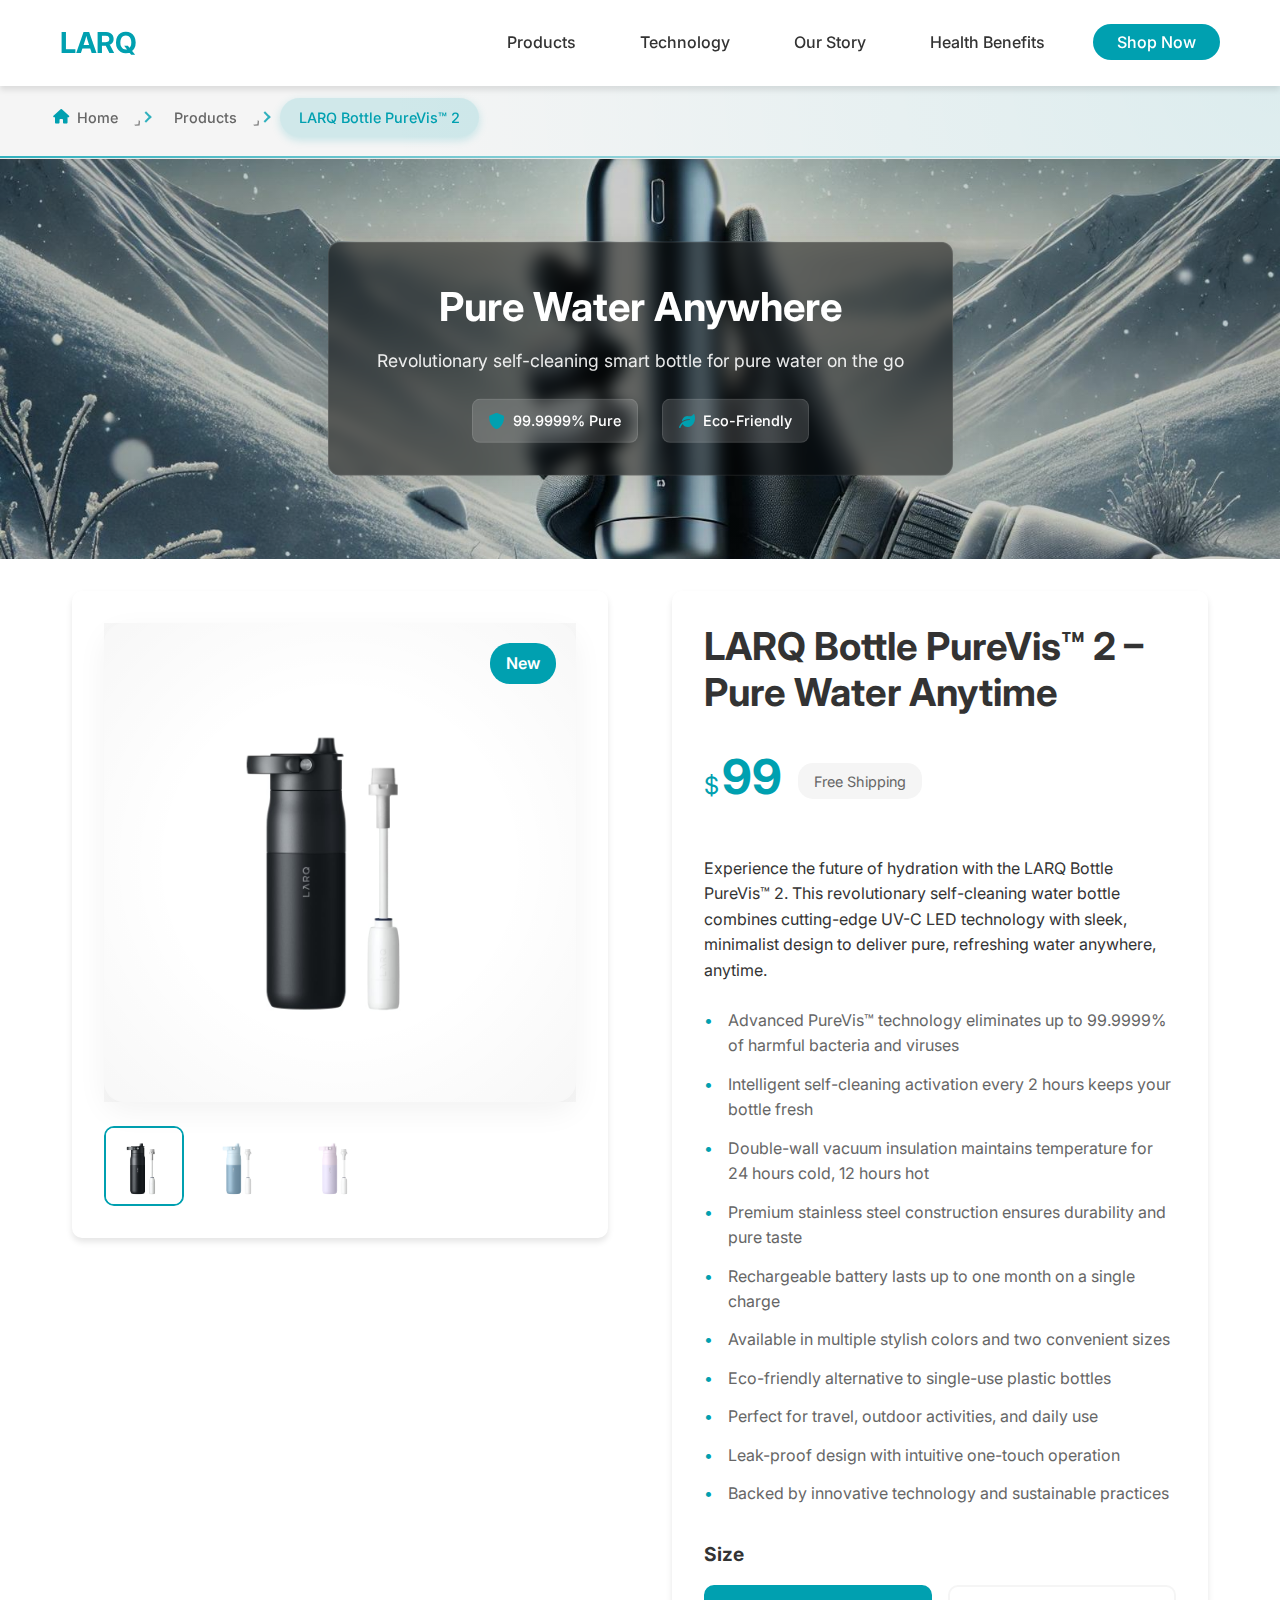
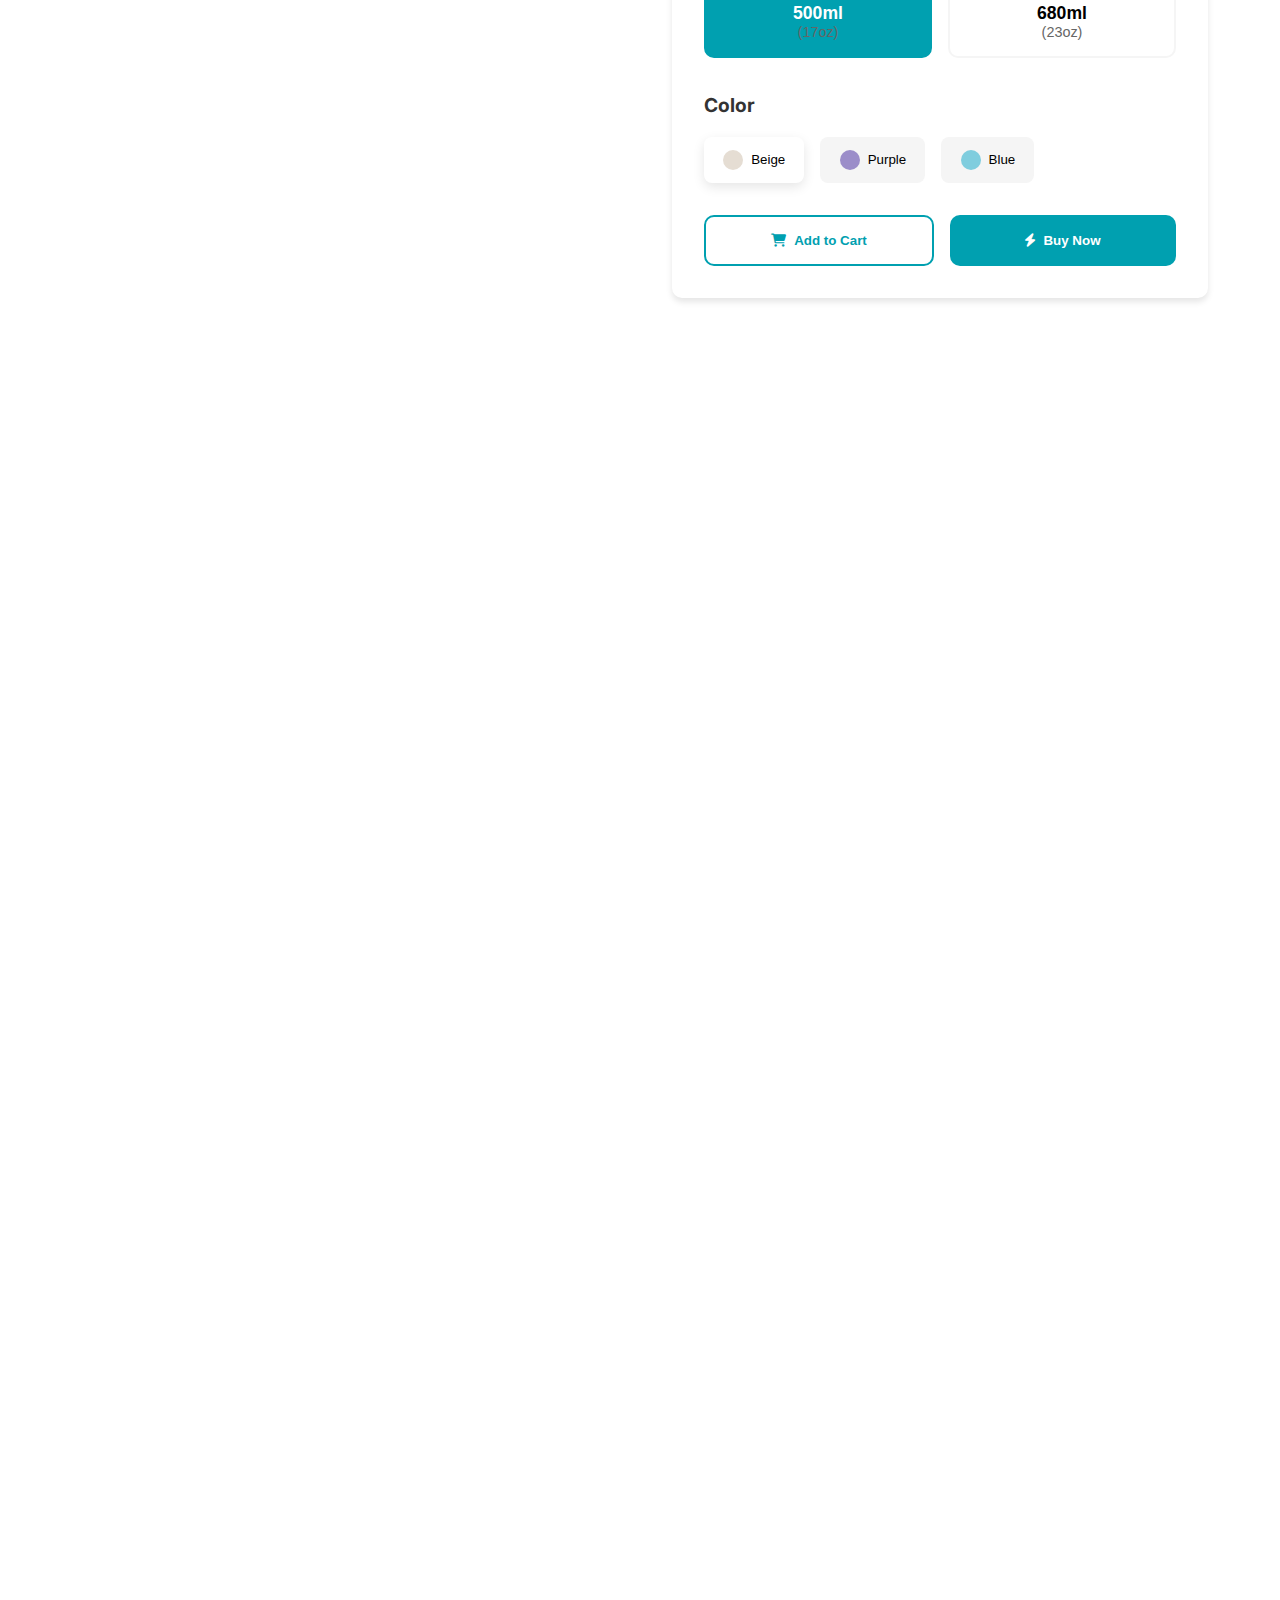
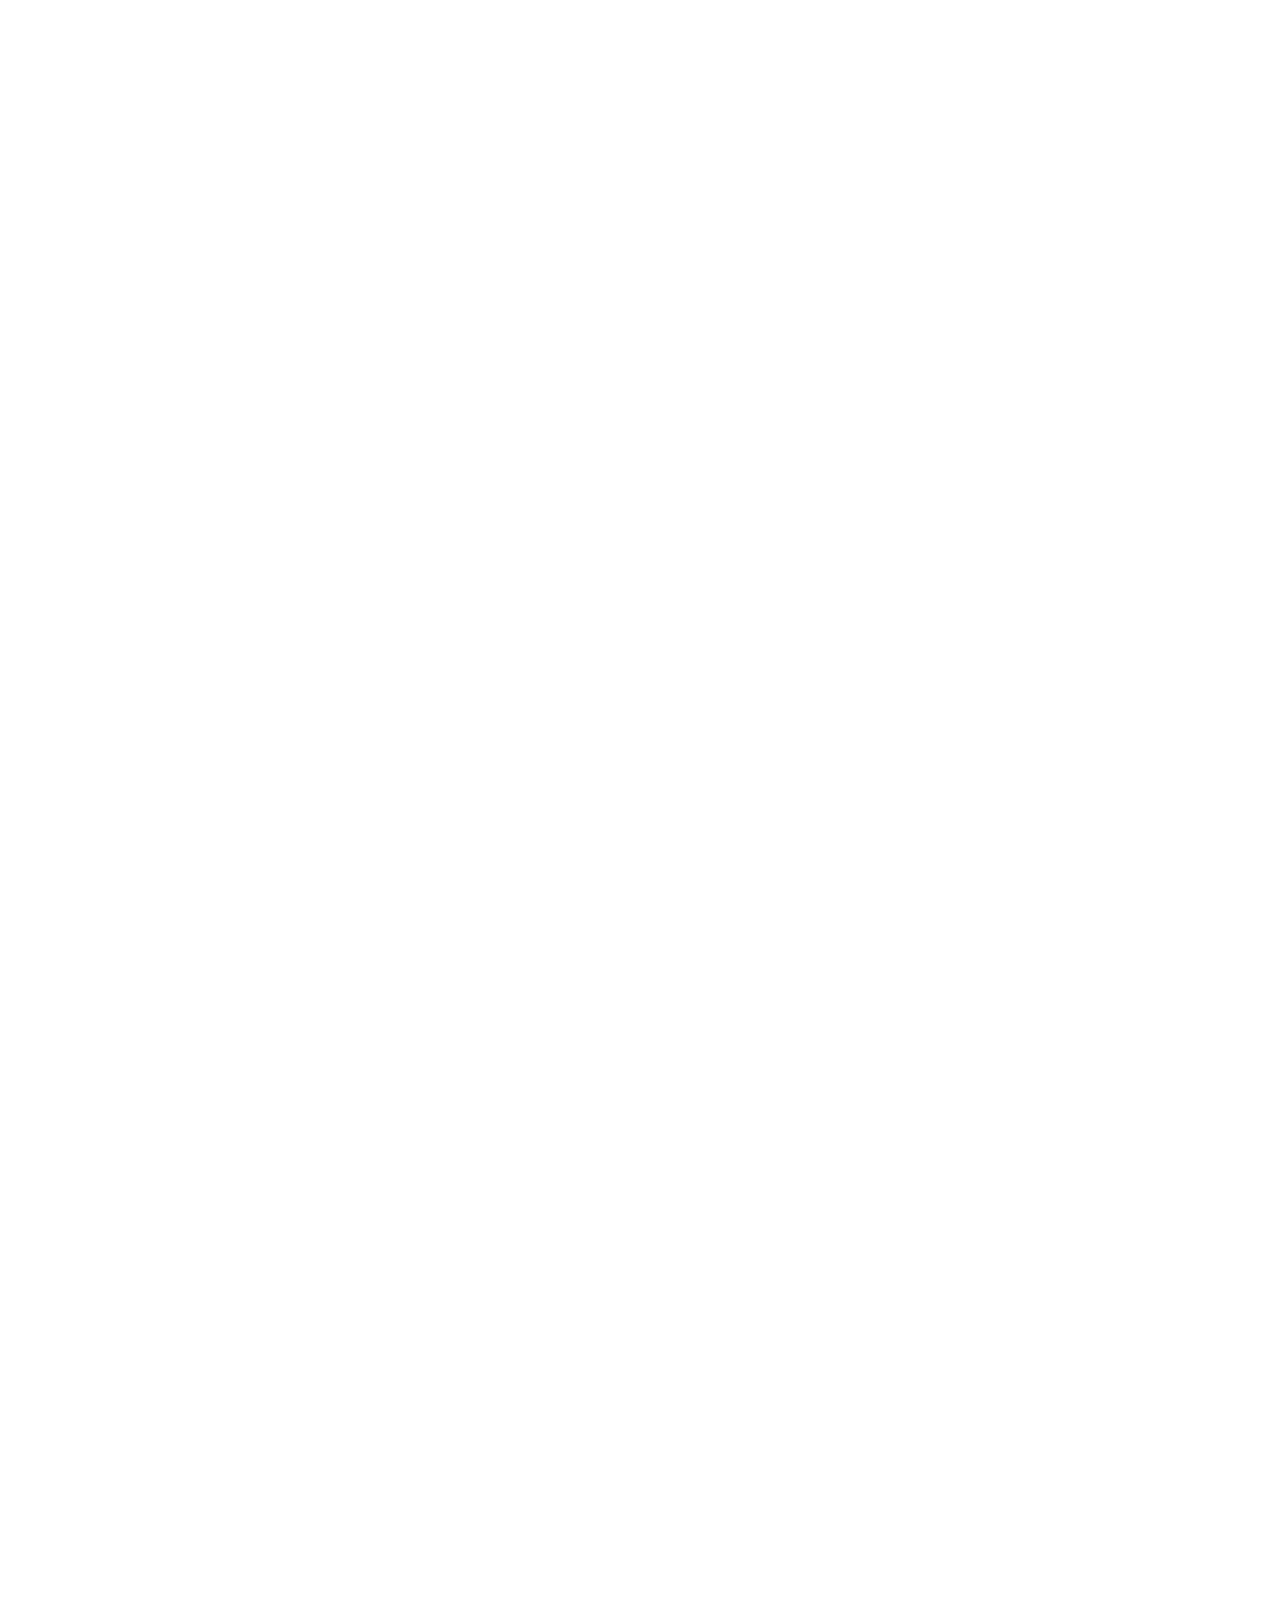
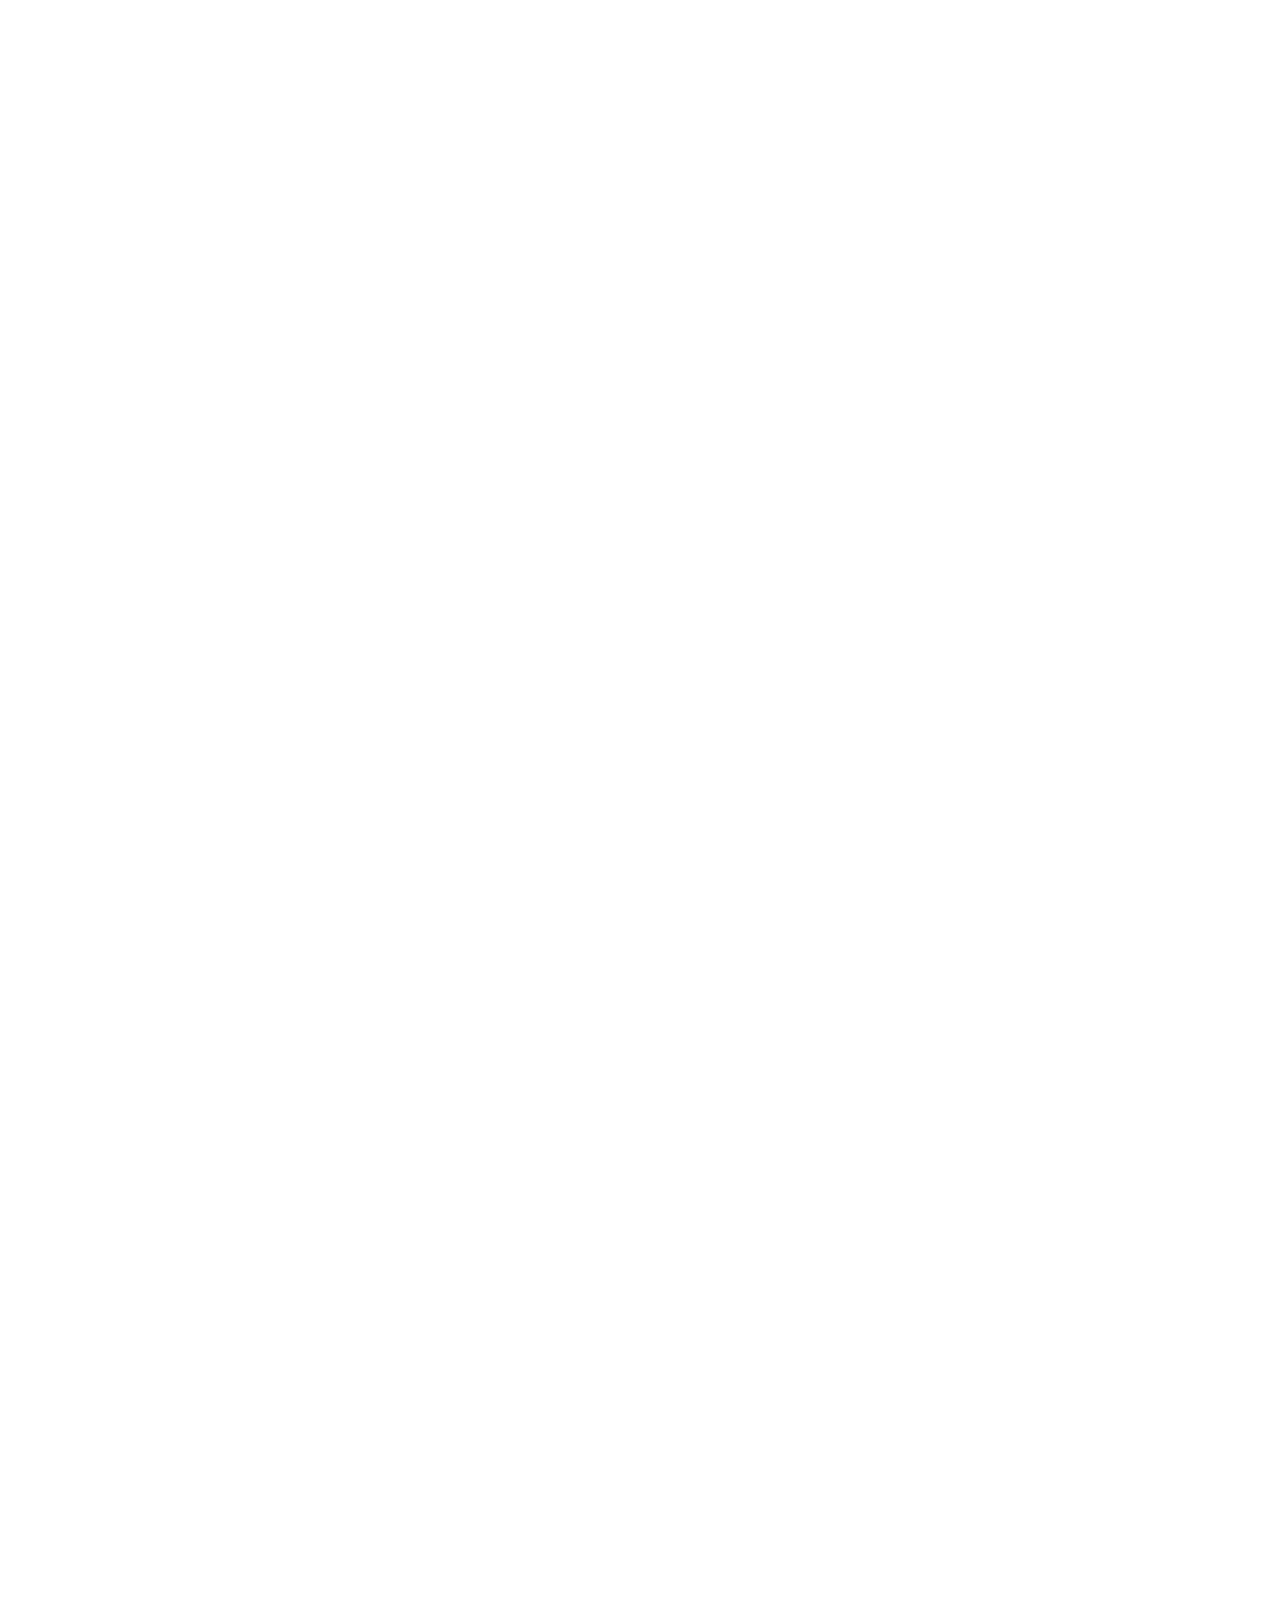
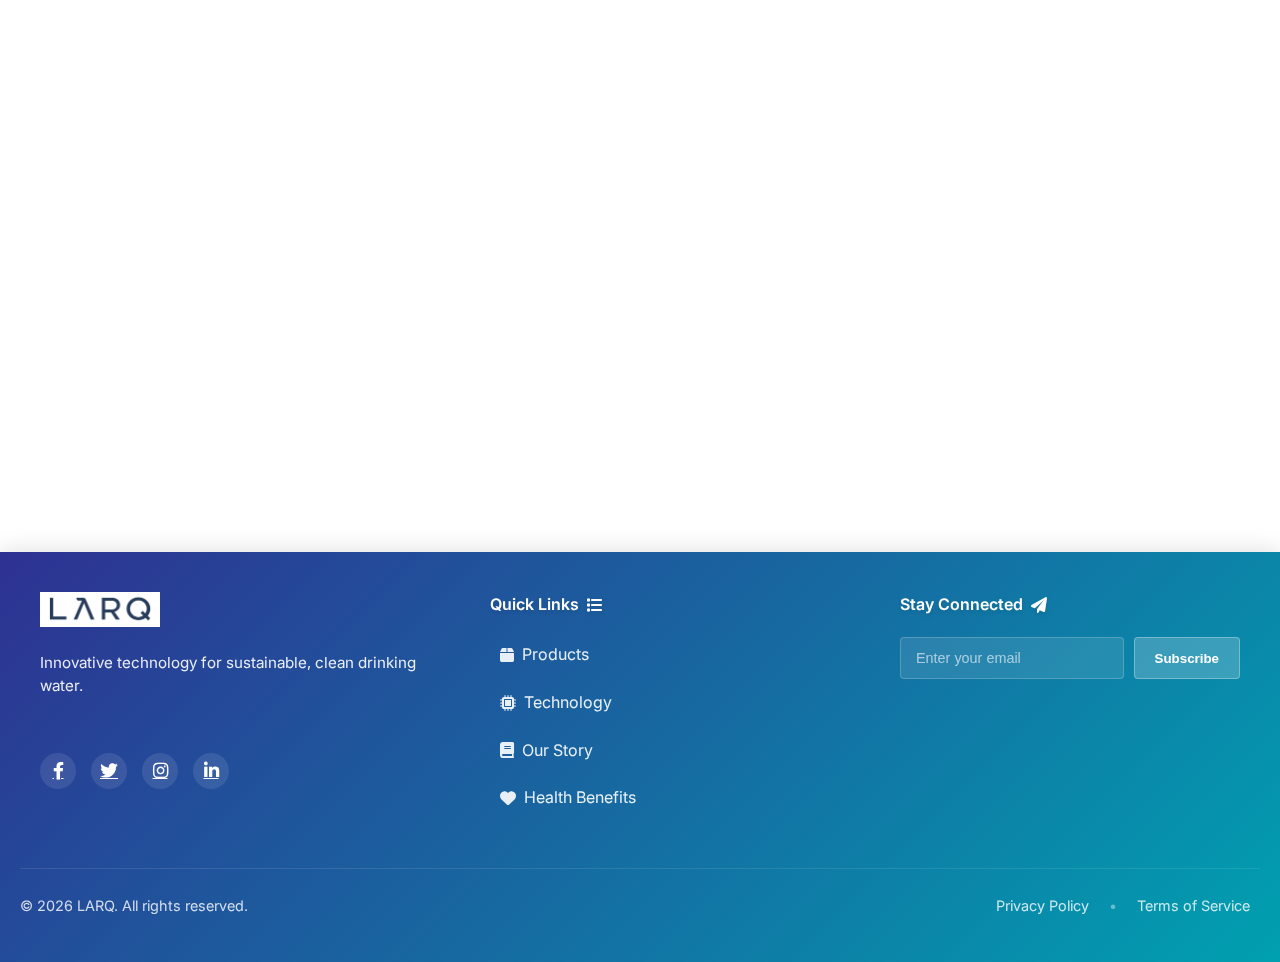
<file: product.html>
<!DOCTYPE html>
<html lang="en">
<head>
    <meta charset="UTF-8">
    <meta name="viewport" content="width=device-width, initial-scale=1.0">
    <meta name="description" content="Discover the LARQ Bottle  PureVis™ 2 in Obsidian Black—featuring UV-C LED technology for self-cleaning and water purification. Stay hydrated with pure, fresh-tasting water anytime, anywhere.">
    <title>LARQ Bottle PureVis™ 2 - Obsidian Black | Self-Cleaning & Purifying Bottle</title>
    <link rel="stylesheet" href="styles/main.css">
    <link rel="stylesheet" href="styles/product.css">
    <link rel="stylesheet" href="styles/footer.css">
    <link rel="preconnect" href="https://fonts.googleapis.com">
    <link rel="preconnect" href="https://fonts.gstatic.com" crossorigin>
    <link href="https://fonts.googleapis.com/css2?family=Inter:wght@400;500;600;700&display=swap" rel="stylesheet">
    <link rel="stylesheet" href="https://cdnjs.cloudflare.com/ajax/libs/font-awesome/6.0.0/css/all.min.css">
    <script>
        window.dataLayer = window.dataLayer || [];
        function gtag(){dataLayer.push(arguments);}
        gtag('js', new Date());

        gtag('config', 'G-5JPR20V7ZN');
    </script>
</head>
<body>
    <header class="header">
        <nav class="nav-container">
            <button class="mobile-menu-button" aria-label="Toggle Menu">
                <span class="menu-icon"></span>
            </button>
            <div class="logo">
                <a href="index.html">LARQ</a>
            </div>
            <ul class="nav-menu">
                <li><a href="product.html">Products</a></li>
                <li><a href="technology.html">Technology</a></li>
                <li><a href="our-story.html">Our Story</a></li>
                <li><a href="hydration-health-benefits.html">Health Benefits</a></li>
                <li><a href="product.html" class="nav-cta">Shop Now</a></li>
            </ul>
        </nav>
    </header>

    <main>
        <div class="breadcrumbs">
            <div class="breadcrumbs-container">
                <ul class="breadcrumb-list">
                    <li><a href="index.html"><i class="fas fa-home"></i> Home</a></li>
                    <li><a href="product.html">Products</a></li>
                    <li>LARQ Bottle PureVis™ 2</li>
                </ul>
            </div>
        </div>
        
        <section class="product-banner">
            <div class="banner-image">
                <img src="images/larq-product-banner-image.jpg" alt="LARQ Bottle PureVis™ 2 Banner">
                <div class="banner-overlay"></div>
            </div>
            <div class="banner-content">
                <div class="banner-text">
                    <h2>Pure Water Anywhere</h2>
                    <p>Revolutionary self-cleaning smart bottle for pure water on the go</p>
                    <div class="banner-features">
                        <div class="feature-item">
                            <i class="fas fa-shield-alt"></i>
                            <span>99.9999% Pure</span>
                        </div>
                        <div class="feature-item">
                            <i class="fas fa-leaf"></i>
                            <span>Eco-Friendly</span>
                        </div>
                    </div>
                </div>
            </div>
        </section>

        <section class="product-hero">
            <div class="product-container">
                <div class="product-gallery">
                    <div class="main-image-wrapper">
                        <div class="floating-badge">
                            <span class="badge-text">New</span>
                        </div>
                        <div class="main-image">
                            <img src="images/bottle-black-new.jpeg" alt="LARQ Bottle PureVis™ 2 in Multiple Colors" class="product-image" id="main-product-image">
                        </div>
                        <div class="image-overlay"></div>
                    </div>
                    <div class="gallery-thumbnails">
                        <img src="images/bottle-black-new.jpeg" alt="LARQ Bottles in Various Colors" class="thumbnail active" onclick="changeImage('images/bottle-black-new.jpeg', this)">
                        <img src="images/bottle-blue.png" alt="LARQ Bottle Side View" class="thumbnail" onclick="changeImage('images/bottle-blue.png', this)">
                        <img src="images/bottle-purple.png" alt="LARQ Bottle Collection" class="thumbnail" onclick="changeImage('images/bottle-purple.png', this)">
                    </div>
                </div>
                <div class="product-info">
                    <div class="product-header">
                        <h1>LARQ Bottle PureVis™ 2 – Pure Water Anytime</h1>
                        <div class="product-price">
                            <div class="price-tag">
                                <span class="currency">$</span>
                                <span class="price">99</span>
                            </div>
                            <span class="shipping-badge">Free Shipping</span>
                        </div>
                    </div>
                    
                    <div class="product-description">
                        <p>Experience the future of hydration with the LARQ Bottle PureVis™ 2. This revolutionary self-cleaning water bottle combines cutting-edge UV-C LED technology with sleek, minimalist design to deliver pure, refreshing water anywhere, anytime.</p>
                        <ul class="key-features">
                            <li>Advanced PureVis™ technology eliminates up to 99.9999% of harmful bacteria and viruses</li>
                            <li>Intelligent self-cleaning activation every 2 hours keeps your bottle fresh</li>
                            <li>Double-wall vacuum insulation maintains temperature for 24 hours cold, 12 hours hot</li>
                            <li>Premium stainless steel construction ensures durability and pure taste</li>
                            <li>Rechargeable battery lasts up to one month on a single charge</li>
                            <li>Available in multiple stylish colors and two convenient sizes</li>
                            <li>Eco-friendly alternative to single-use plastic bottles</li>
                            <li>Perfect for travel, outdoor activities, and daily use</li>
                            <li>Leak-proof design with intuitive one-touch operation</li>
                            <li>Backed by innovative technology and sustainable practices</li>
                        </ul>
                    </div>

                    <div class="product-variants">
                        <h3>Size</h3>
                        <div class="size-options">
                            <button class="size-btn active">
                                <span class="size-value">500ml</span>
                                <span class="size-label">(17oz)</span>
                            </button>
                            <button class="size-btn">
                                <span class="size-value">680ml</span>
                                <span class="size-label">(23oz)</span>
                            </button>
                        </div>
                    </div>

                    <div class="color-options">
                        <h3>Color</h3>
                        <div class="color-selector">
                            <button class="color-btn beige active" aria-label="Beige">
                                <span class="color-dot"></span>
                                <span class="color-name">Beige</span>
                            </button>
                            <button class="color-btn purple" aria-label="Purple">
                                <span class="color-dot"></span>
                                <span class="color-name">Purple</span>
                            </button>
                            <button class="color-btn blue" aria-label="Blue">
                                <span class="color-dot"></span>
                                <span class="color-name">Blue</span>
                            </button>
                        </div>
                    </div>

                    <div class="product-actions">
                        <button class="add-to-cart">
                            <i class="fas fa-shopping-cart"></i>
                            Add to Cart
                        </button>
                        <button class="buy-now">
                            <i class="fas fa-bolt"></i>
                            Buy Now
                        </button>
                    </div>
                </div>
            </div>
        </section>

        <section class="product-details">
            <h2>Revolutionary Self-Cleaning Technology</h2>
            <div class="details-grid">
                <div class="detail-card">
                    <i class="fas fa-lightbulb"></i>
                    <h3>UV-C LED Technology</h3>
                    <p>Eliminates up to 99.9999% of bacteria and viruses from your drinking water using advanced PureVis™ technology.</p>
                </div>
                <div class="detail-card">
                    <i class="fas fa-clock"></i>
                    <h3>Auto-Clean Every 2 Hours</h3>
                    <p>Intelligent self-cleaning activation keeps your bottle fresh and odor-free throughout the day.</p>
                </div>
                <div class="detail-card">
                    <i class="fas fa-thermometer-half"></i>
                    <h3>Temperature Control</h3>
                    <p>Double-wall vacuum insulation keeps drinks cold for 24 hours and hot for 12 hours.</p>
                </div>
            </div>
        </section>

        <section class="product-specs">
            <h2>Advanced UV-C Purification for Cleaner Water</h2>
            <div class="features-grid">
                <div class="feature-card testimonial">
                    <div class="feature-content">
                        <h3>Great Water Bottle!</h3>
                        <div class="rating">
                            <i class="fas fa-star"></i>
                            <i class="fas fa-star"></i>
                            <i class="fas fa-star"></i>
                            <i class="fas fa-star"></i>
                            <i class="fas fa-star"></i>
                        </div>
                        <p class="review-text">"I've been traveling a ton and hate drinking water from the tap in hotels and public restrooms/water fountains. I definitely feel safe drinking the water after it's been cleaned with the LARQ water bottle!"</p>
                        <p class="reviewer">- Mara M.</p>
                        <a href="#reviews" class="more-reviews">More reviews</a>
                    </div>
                    <div class="feature-image">
                        <img src="images/great-water-bottle.jpeg" alt="LARQ Bottle Review" loading="lazy">
                    </div>
                </div>

                <div class="feature-card">
                    <div class="feature-content">
                        <h3>Self-cleaning & worry-free</h3>
                        <p>Powerful PureVis™ technology activates at the touch of a button and every 2 hours to eliminate harmful bacteria such as E. Coli.</p>
                        <a href="#technology" class="learn-more">Learn more</a>
                    </div>
                    <div class="feature-image">
                        <img src="images/self-cleaning-worry-less.jpeg" alt="LARQ Self-cleaning Technology" loading="lazy">
                    </div>
                </div>

                <div class="feature-card">
                    <div class="feature-content">
                        <h3>Smarter, cleaner, better</h3>
                        <p>More hygienic than regular reusable bottles.</p>
                        <a href="#technology" class="learn-more">Learn more</a>
                    </div>
                    <div class="feature-image">
                        <img src="images/smarter-clean-better.jpeg" alt="LARQ Smart Features" loading="lazy">
                    </div>
                </div>

                <div class="feature-card">
                    <div class="feature-content">
                        <h3>Keep your cool</h3>
                        <p>Or keep things toasty. Double-wall vacuum insulation keeps your water cold for 24 hours or hot for 12.</p>
                        <a href="#technology" class="learn-more">Learn more</a>
                    </div>
                    <div class="feature-image">
                        <img src="images/keep-your-cool.jpeg" alt="LARQ Temperature Control" loading="lazy">
                    </div>
                </div>
            </div>
        </section>

        <section class="how-to-use">
            <div class="how-to-use-header">
                <h2>How It Works: Effortless Cleaning & Fresh Water</h2>
                <div class="rating-summary">
                    <div class="stars">
                        <i class="fas fa-star"></i>
                        <i class="fas fa-star"></i>
                        <i class="fas fa-star"></i>
                        <i class="fas fa-star"></i>
                        <i class="fas fa-star-half-alt"></i>
                    </div>
                    <span class="rating">4.8/5</span>
                    <a href="#reviews" class="review-link">5477 reviews</a>
                </div>
            </div>

            <div class="steps-container">
                <div class="step-card">
                    <div class="step-number">1</div>
                    <div class="step-image">
                        <img src="images/fill-water-anywhere.jpeg" alt="Fill up your LARQ Bottle anywhere" loading="lazy">
                    </div>
                    <div class="step-content">
                        <h3>Fill up anywhere</h3>
                        <p>The LARQ Bottle PureVis™ gives you the power to take brilliantly clean water with you everywhere you go. Simply fill from any water source.</p>
                        <ul class="step-features">
                            <li><i class="fas fa-check-circle"></i>Compatible with any water source</li>
                            <li><i class="fas fa-check-circle"></i>Large opening for easy filling</li>
                            <li><i class="fas fa-check-circle"></i>Leak-proof design</li>
                        </ul>
                    </div>
                </div>

                <div class="step-card">
                    <div class="step-number">2</div>
                    <div class="step-image">
                        <img src="images/press-the-water-purevis.jpeg" alt="Press the cap for PureVis activation" loading="lazy">
                    </div>
                    <div class="step-content">
                        <h3>Press the cap for PureVis™</h3>
                        <p>While you wait, give the bottle a gentle shake or do your best water dance to spread the PureVis™ light evenly. The intelligent purification process begins instantly.</p>
                        <div class="mode-options">
                            <div class="mode">
                                <span class="mode-icon">•</span>
                                <div class="mode-details">
                                    <h4>Tap</h4>
                                    <p>Normal Mode</p>
                                </div>
                            </div>
                            <div class="mode">
                                <span class="mode-icon">••</span>
                                <div class="mode-details">
                                    <h4>Double Tap</h4>
                                    <p>Adventure-mode</p>
                                </div>
                            </div>
                        </div>
                    </div>
                </div>

                <div class="step-card">
                    <div class="step-number">3</div>
                    <div class="step-image">
                        <img src="images/drinking-clean-water.jpeg" alt="Enjoy clean water anywhere" loading="lazy">
                    </div>
                    <div class="step-content">
                        <h3>And voilà!</h3>
                        <p>Enjoy brilliantly clean water from a clean bottle. It's that simple. Your LARQ Bottle will automatically activate every 2 hours for a 10-second cleaning cycle.</p>
                        <div class="benefits-list">
                            <div class="benefit-item">
                                <i class="fas fa-clock"></i>
                                <span>Auto-cleaning every 2h</span>
                            </div>
                            <div class="benefit-item">
                                <i class="fas fa-battery-full"></i>
                                <span>1-month battery life</span>
                            </div>
                            <div class="benefit-item">
                                <i class="fas fa-shield-alt"></i>
                                <span>99.9999% bacteria free</span>
                            </div>
                        </div>
                    </div>
                </div>
            </div>
        </section>

        <section class="advantages">
            <h2>Why Choose the LARQ Bottle PureVis™ 2?</h2>
            <div class="advantages-grid">
                <div class="advantage-card">
                    <div class="advantage-image">
                        <img src="images/advanced-purification.jpeg" alt="LARQ Bottle UV-C Purification Technology" loading="lazy">
                    </div>
                    <div class="advantage-content">
                        <h3>Advanced Purification</h3>
                        <p>UV-C LED technology eliminates up to 99.9999% of harmful bacteria and viruses.</p>
                    </div>
                </div>
                <div class="advantage-card">
                    <div class="advantage-image">
                        <img src="images/temperature-control.jpeg" alt="LARQ Bottle Temperature Control" loading="lazy">
                    </div>
                    <div class="advantage-content">
                        <h3>Temperature Control</h3>
                        <p>Double-wall vacuum insulation keeps drinks cold for 24 hours and hot for 12 hours.</p>
                    </div>
                </div>
                <div class="advantage-card">
                    <div class="advantage-image">
                        <img src="images/eco-friendly-design.jpeg" alt="LARQ Bottle Eco-friendly Design" loading="lazy">
                    </div>
                    <div class="advantage-content">
                        <h3>Eco-Friendly Design</h3>
                        <p>Sustainable solution that helps reduce single-use plastic waste.</p>
                    </div>
                </div>
                <div class="advantage-card">
                    <div class="advantage-image">
                        <img src="images/smart-feature.jpeg" alt="LARQ Bottle Smart Features" loading="lazy">
                    </div>
                    <div class="advantage-content">
                        <h3>Smart Features</h3>
                        <p>Intelligent self-cleaning and one-month battery life for hassle-free use.</p>
                    </div>
                </div>
            </div>
        </section>

        <section class="technical-specs">
            <div class="specs-wrapper">
                <div class="specs-header">
                    <h2>Technical Specifications</h2>
                </div>
                <div class="specs-container">
                    <div class="specs-image">
                        <img src="images/larq-specification.png" alt="LARQ Bottle Specifications" class="spec-bottles">
                        <div class="spec-highlights">
                            <div class="spec-point" style="top: 25%; left: 30%;">
                                <div class="point-dot"></div>
                                <div class="point-info">
                                    <span>Height</span>
                                    24.3cm / 26.4cm
                                </div>
                            </div>
                            <div class="spec-point" style="top: 45%; left: 75%;">
                                <div class="point-dot"></div>
                                <div class="point-info">
                                    <span>Diameter</span>
                                    6.8cm / 7.6cm
                                </div>
                            </div>
                            <div class="spec-point" style="top: 65%; left: 45%;">
                                <div class="point-dot"></div>
                                <div class="point-info">
                                    <span>Volume</span>
                                    500ml / 740ml
                                </div>
                            </div>
                        </div>
                    </div>
                    <div class="specs-details">
                        <div class="specs-tabs-container">
                            <div class="specs-toggle">
                                <input type="radio" id="dimensions" name="spec-tab" checked>
                                <label for="dimensions">Physical Dimensions</label>
                                <input type="radio" id="technology" name="spec-tab">
                                <label for="technology">Technology & Performance</label>
                                <span class="slider"></span>
                            </div>
                        </div>
                        <div class="specs-content-container">
                            <div class="specs-content dimensions-tab" style="display: flex;">
                                <div class="spec-card">
                                    <div class="spec-icon">
                                        <i class="fas fa-ruler-vertical"></i>
                                    </div>
                                    <div class="spec-info">
                                        <h3>Height</h3>
                                        <p>24.3cm / 26.4cm</p>
                                    </div>
                                </div>
                                <div class="spec-card">
                                    <div class="spec-icon">
                                        <i class="fas fa-weight"></i>
                                    </div>
                                    <div class="spec-info">
                                        <h3>Weight</h3>
                                        <p>380g / 500g</p>
                                    </div>
                                </div>
                                <div class="spec-card">
                                    <div class="spec-icon">
                                        <i class="fas fa-arrows-alt-h"></i>
                                    </div>
                                    <div class="spec-info">
                                        <h3>Diameter</h3>
                                        <p>6.8cm / 7.6cm</p>
                                    </div>
                                </div>
                                <div class="spec-card">
                                    <div class="spec-icon">
                                        <i class="fas fa-flask"></i>
                                    </div>
                                    <div class="spec-info">
                                        <h3>Volume</h3>
                                        <p>500ml / 740ml</p>
                                    </div>
                                </div>
                            </div>
                            <div class="specs-content technology-tab" style="display: none;">
                                <div class="spec-card">
                                    <div class="spec-icon">
                                        <i class="fas fa-microchip"></i>
                                    </div>
                                    <div class="spec-info">
                                        <h3>Technology</h3>
                                        <p>PureVis™</p>
                                    </div>
                                </div>
                                <div class="spec-card">
                                    <div class="spec-icon">
                                        <i class="fas fa-clock"></i>
                                    </div>
                                    <div class="spec-info">
                                        <h3>Run time</h3>
                                        <p>Up to a month</p>
                                    </div>
                                </div>
                                <div class="spec-card">
                                    <div class="spec-icon">
                                        <i class="fas fa-bolt"></i>
                                    </div>
                                    <div class="spec-info">
                                        <h3>Charge time</h3>
                                        <p>1 hour</p>
                                    </div>
                                </div>
                                <div class="spec-card">
                                    <div class="spec-icon">
                                        <i class="fas fa-layer-group"></i>
                                    </div>
                                    <div class="spec-info">
                                        <h3>Build</h3>
                                        <p>Double wall<br>up to 24hr* cold</p>
                                    </div>
                                </div>
                            </div>
                        </div>
                    </div>
                </div>
            </div>
        </section>
    </main>

    <footer class="footer">
        <div class="footer-content">
            <div class="brand-section">
                <img src="images/larq-logo-white.png" alt="LARQ Logo" class="brand-logo">
                <p class="brand-description">Innovative technology for sustainable, clean drinking water.</p>
                <div class="social-links">
                    <a href="https://www.facebook.com/livelarq" target="_blank" rel="noopener" class="social-link">
                        <i class="fab fa-facebook-f"></i>
                    </a>
                    <a href="https://twitter.com/livelarq" target="_blank" rel="noopener" class="social-link">
                        <i class="fab fa-twitter"></i>
                    </a>
                    <a href="https://www.instagram.com/livelarq" target="_blank" rel="noopener" class="social-link">
                        <i class="fab fa-instagram"></i>
                    </a>
                    <a href="https://www.linkedin.com/company/livelarq" target="_blank" rel="noopener" class="social-link">
                        <i class="fab fa-linkedin-in"></i>
                    </a>
                </div>
            </div>

            <div class="quick-links">
                <h3>Quick Links <i class="fas fa-list"></i></h3>
                <ul class="footer-links">
                    <li><a href="product.html"><i class="fas fa-box"></i> Products</a></li>
                    <li><a href="technology.html"><i class="fas fa-microchip"></i> Technology</a></li>
                    <li><a href="our-story.html"><i class="fas fa-book"></i> Our Story</a></li>
                    <li><a href="hydration-health-benefits.html"><i class="fas fa-heart"></i> Health Benefits</a></li>
                </ul>
            </div>

            <div class="stay-connected">
                <h3>Stay Connected <i class="fas fa-paper-plane"></i></h3>
                <form id="newsletter-form" class="newsletter-form">
                    <div class="input-group">
                        <input type="email" id="newsletter-email" placeholder="Enter your email" required>
                        <button type="submit" class="subscribe-btn">Subscribe</button>
                    </div>
                </form>
            </div>
        </div>

        <div class="footer-bottom">
            <div class="footer-info">
                <p>&copy; <span id="current-year"></span> LARQ. All rights reserved.</p>
                <div class="footer-legal">
                    <a href="/privacy">Privacy Policy</a>
                    <span class="separator">•</span>
                    <a href="/terms">Terms of Service</a>
                </div>
            </div>
        </div>
    </footer>

    <!-- Google Analytics Code -->
    <script async src="https://www.googletagmanager.com/gtag/js?id=G-XXXXXXXXXX"></script>
    <script>
        window.dataLayer = window.dataLayer || [];
        function gtag(){dataLayer.push(arguments);}
        gtag('js', new Date());
        gtag('config', 'G-XXXXXXXXXX');
    </script>
    
    <script src="js/main.js"></script>
    <script>
    document.getElementById('current-year').textContent = new Date().getFullYear();

    document.getElementById('newsletter-form').addEventListener('submit', function(e) {
        e.preventDefault();
        const email = document.getElementById('newsletter-email').value;
        this.reset();
    });
    </script>
</body>
</html>
</file>
<file: styles/footer.css>
/* Footer Styles */
.footer {
    background: linear-gradient(135deg, #2e3192 0%, #00a0b0 100%);
    color: #ffffff;
    padding: 40px 20px;
    position: relative;
    box-shadow: 0 -4px 20px rgba(0, 0, 0, 0.1);
}

.footer-content {
    max-width: 1200px;
    margin: 0 auto;
    display: grid;
    grid-template-columns: 1fr 1fr 1fr;
    gap: 30px;
}

/* Brand Section */
.brand-section {
    display: flex;
    flex-direction: column;
    gap: 15px;
}

.brand-logo {
    width: 120px;
    height: auto;
    margin-bottom: 10px;
    /* filter: brightness(0) invert(1); */
}

.brand-description {
    font-size: 0.95rem;
    line-height: 1.5;
    color: rgba(255, 255, 255, 0.9);
    margin-bottom: 20px;
}

/* Quick Links Section */
.quick-links {
    padding-left: 40px;
}

.quick-links h3 {
    font-size: 1rem;
    font-weight: 600;
    margin-bottom: 20px;
    display: flex;
    align-items: center;
    gap: 8px;
    color: #ffffff;
    text-shadow: 0 2px 4px rgba(0, 0, 0, 0.1);
}

.footer-links {
    list-style: none;
    padding: 0;
    margin: 0;
}

.footer-links li {
    margin-bottom: 12px;
}

.footer-links a {
    color: rgba(255, 255, 255, 0.9);
    text-decoration: none;
    display: flex;
    align-items: center;
    gap: 8px;
    transition: all 0.3s ease;
    padding: 5px 10px;
    border-radius: 4px;
}

.footer-links a:hover {
    background: rgba(255, 255, 255, 0.1);
    color: #ffffff;
    transform: translateX(5px);
}

/* Stay Connected Section */
.stay-connected {
    padding-left: 40px;
}

.stay-connected h3 {
    font-size: 1rem;
    font-weight: 600;
    margin-bottom: 20px;
    display: flex;
    align-items: center;
    gap: 8px;
    color: #ffffff;
    text-shadow: 0 2px 4px rgba(0, 0, 0, 0.1);
}

.newsletter-form {
    margin-bottom: 20px;
}

.input-group {
    display: flex;
    gap: 10px;
}

.input-group input {
    flex: 1;
    padding: 12px 15px;
    border: 1px solid rgba(255, 255, 255, 0.2);
    background: rgba(255, 255, 255, 0.1);
    border-radius: 4px;
    color: #ffffff;
    font-size: 0.9rem;
    transition: all 0.3s ease;
}

.input-group input:focus {
    background: rgba(255, 255, 255, 0.15);
    border-color: rgba(255, 255, 255, 0.3);
    outline: none;
}

.input-group input::placeholder {
    color: rgba(255, 255, 255, 0.6);
}

.subscribe-btn {
    padding: 12px 20px;
    background: rgba(255, 255, 255, 0.2);
    color: #ffffff;
    border: 1px solid rgba(255, 255, 255, 0.3);
    border-radius: 4px;
    font-weight: 600;
    cursor: pointer;
    transition: all 0.3s ease;
}

.subscribe-btn:hover {
    background: rgba(255, 255, 255, 0.3);
    transform: translateY(-2px);
}

/* Social Links */
.social-links {
    display: flex;
    gap: 15px;
    margin-top: 20px;
}

.social-link {
    width: 36px;
    height: 36px;
    display: flex;
    align-items: center;
    justify-content: center;
    background: rgba(255, 255, 255, 0.1);
    color: #ffffff;
    border-radius: 50%;
    font-size: 1.1rem;
    transition: all 0.3s ease;
}

.social-link:hover {
    background: rgba(255, 255, 255, 0.2);
    transform: translateY(-3px);
}

/* Footer Bottom */
.footer-bottom {
    margin-top: 40px;
    padding-top: 20px;
    border-top: 1px solid rgba(255, 255, 255, 0.1);
}

.footer-info {
    display: flex;
    justify-content: space-between;
    align-items: center;
    font-size: 0.9rem;
    color: rgba(255, 255, 255, 0.8);
}

.footer-legal {
    display: flex;
    gap: 10px;
    align-items: center;
}

.footer-legal a {
    color: rgba(255, 255, 255, 0.8);
    text-decoration: none;
    transition: all 0.3s ease;
    padding: 5px 10px;
    border-radius: 4px;
}

.footer-legal a:hover {
    background: rgba(255, 255, 255, 0.1);
    color: #ffffff;
}

.separator {
    color: rgba(255, 255, 255, 0.4);
}

/* Responsive Design */
@media (max-width: 768px) {
    .footer-content {
        grid-template-columns: 1fr;
        gap: 30px;
    }

    .quick-links,
    .stay-connected {
        padding-left: 0;
    }

    .footer-info {
        flex-direction: column;
        gap: 15px;
        text-align: center;
    }
}

@media (max-width: 480px) {
    .footer {
        padding: 30px 15px;
    }

    .social-links {
        justify-content: center;
    }

    .footer-legal {
        display: flex;
        flex-direction: column;
        gap: 10px;
        align-items: center;
    }

    .separator {
        display: none;
    }
}
</file>
<file: styles/our-story.css>
/* Our Story Page Styles */
.story-hero {
    background: linear-gradient(135deg, var(--primary-color), var(--secondary-color));
    min-height: 90vh;
    display: grid;
    grid-template-columns: 1.2fr 1fr;
    align-items: center;
    padding: 4rem;
    position: relative;
    overflow: hidden;
    gap: 4rem;
}

.story-hero::before {
    content: '';
    position: absolute;
    top: 0;
    left: 0;
    right: 0;
    bottom: 0;
    background: 
        radial-gradient(circle at 30% 50%, rgba(255,255,255,0.1) 0%, transparent 50%),
        radial-gradient(circle at 70% 20%, rgba(255,255,255,0.08) 0%, transparent 40%);
    pointer-events: none;
}

.story-hero-content {
    color: var(--white);
    position: relative;
    z-index: 1;
    padding-right: 2rem;
}

.hero-badge {
    display: inline-block;
    padding: 0.6rem 1.2rem;
    background: rgba(255, 255, 255, 0.1);
    backdrop-filter: blur(10px);
    border-radius: 20px;
    font-size: 0.9rem;
    font-weight: 600;
    color: var(--accent-color);
    margin-bottom: 1.5rem;
    border: 1px solid rgba(255, 255, 255, 0.2);
    animation: fadeInUp 0.6s ease-out forwards;
}

.story-hero-content .hero-subtitle {
    display: inline-block;
    font-size: 1.2rem;
    text-transform: uppercase;
    letter-spacing: 2px;
    margin-bottom: 1rem;
    color: var(--accent-color);
    font-weight: 600;
    animation: fadeInUp 0.8s ease-out forwards;
}

.story-hero-content h1 {
    font-size: 4rem;
    line-height: 1.2;
    margin-bottom: 1.5rem;
    font-weight: 700;
    background: linear-gradient(to right, #ffffff, #e0e0e0);
    -webkit-background-clip: text;
    background-clip: text;
    color: transparent;
    text-shadow: 2px 2px 4px rgba(0,0,0,0.1);
    animation: fadeInUp 1s ease-out forwards;
}

.story-hero-subtitle {
    font-size: 1.3rem;
    opacity: 0.9;
    margin-bottom: 3rem;
    line-height: 1.6;
    text-shadow: 1px 1px 2px rgba(0,0,0,0.1);
    animation: fadeInUp 1.2s ease-out forwards;
}

.hero-stats {
    display: grid;
    grid-template-columns: repeat(3, 1fr);
    gap: 2rem;
    margin-bottom: 3rem;
    animation: fadeInUp 1.4s ease-out forwards;
}

.stat-item {
    background: rgba(255, 255, 255, 0.1);
    padding: 1.5rem;
    border-radius: 15px;
    text-align: center;
    backdrop-filter: blur(10px);
    border: 1px solid rgba(255, 255, 255, 0.2);
    transition: transform 0.3s ease;
}

.stat-item:hover {
    transform: translateY(-5px);
    background: rgba(255, 255, 255, 0.15);
}

.stat-number {
    display: block;
    font-size: 2.2rem;
    font-weight: 700;
    margin-bottom: 0.5rem;
    background: linear-gradient(to right, #ffffff, #e0e0e0);
    -webkit-background-clip: text;
    background-clip: text;
    color: transparent;
}

.stat-label {
    font-size: 0.9rem;
    opacity: 0.9;
}

.story-hero-content .hero-cta {
    display: inline-flex;
    align-items: center;
    gap: 1rem;
    padding: 1.2rem 2.5rem;
    background: var(--accent-color);
    color: var(--white);
    text-decoration: none;
    border-radius: 30px;
    font-weight: 600;
    transition: all 0.3s ease;
    text-transform: uppercase;
    letter-spacing: 1px;
    font-size: 0.9rem;
    animation: fadeInUp 1.6s ease-out forwards;
}

.story-hero-content .hero-cta:hover {
    transform: translateY(-3px);
    box-shadow: 0 5px 15px rgba(0,0,0,0.2);
    background: var(--white);
    color: var(--accent-color);
}

.story-hero-content .hero-cta i {
    transition: transform 0.3s ease;
}

.story-hero-content .hero-cta:hover i {
    transform: translateX(5px);
}

.story-hero-image {
    position: relative;
    z-index: 2;
    animation: fadeInRight 1.2s ease-out forwards;
}

.image-container {
    position: relative;
    border-radius: var(--border-radius);
    overflow: hidden;
}

.story-hero-image img {
    width: 100%;
    height: auto;
    border-radius: var(--border-radius);
    box-shadow: var(--box-shadow);
    transition: transform 0.6s ease;
    filter: brightness(0.9) contrast(1.1);
}

.story-hero-image:hover img {
    transform: scale(1.03);
}

.floating-badge {
    position: absolute;
    bottom: 2rem;
    right: 2rem;
    background: rgba(255, 255, 255, 0.95);
    padding: 1rem;
    border-radius: 15px;
    display: flex;
    align-items: center;
    gap: 0.8rem;
    box-shadow: 0 10px 20px rgba(0,0,0,0.1);
    animation: float 3s ease-in-out infinite;
}

.floating-badge i {
    font-size: 1.5rem;
    color: var(--accent-color);
}

.floating-badge span {
    font-size: 0.9rem;
    font-weight: 600;
    color: var(--text-color);
    line-height: 1.3;
}

.image-overlay {
    position: absolute;
    top: 0;
    left: 0;
    right: 0;
    bottom: 0;
    background: linear-gradient(
        135deg,
        rgba(var(--primary-rgb), 0.2),
        rgba(var(--secondary-color), 0.3)
    );
    pointer-events: none;
    border-radius: var(--border-radius);
}

@keyframes float {
    0%, 100% {
        transform: translateY(0);
    }
    50% {
        transform: translateY(-10px);
    }
}

@keyframes fadeInUp {
    from {
        opacity: 0;
        transform: translateY(20px);
    }
    to {
        opacity: 1;
        transform: translateY(0);
    }
}

@keyframes fadeInRight {
    from {
        opacity: 0;
        transform: translateX(30px);
    }
    to {
        opacity: 1;
        transform: translateX(0);
    }
}

@media (max-width: 1200px) {
    .story-hero {
        grid-template-columns: 1fr;
        text-align: center;
        padding: 6rem 2rem;
        gap: 3rem;
    }

    .story-hero-content {
        padding-right: 0;
    }

    .story-hero-content h1 {
        font-size: 3.5rem;
    }

    .hero-stats {
        justify-content: center;
    }

    .story-hero-image {
        max-width: 800px;
        margin: 0 auto;
    }
}

@media (max-width: 768px) {
    .story-hero {
        padding: 4rem 1.5rem;
    }

    .story-hero-content h1 {
        font-size: 2.8rem;
    }

    .story-hero-subtitle {
        font-size: 1.1rem;
    }

    .hero-stats {
        grid-template-columns: 1fr;
        gap: 1rem;
    }

    .stat-item {
        padding: 1rem;
    }

    .stat-number {
        font-size: 1.8rem;
    }

    .floating-badge {
        bottom: 1rem;
        right: 1rem;
        padding: 0.8rem;
    }
}

@media (max-width: 480px) {
    .story-hero {
        padding: 3rem 1rem;
    }

    .story-hero-content h1 {
        font-size: 2.2rem;
    }

    .hero-badge {
        font-size: 0.8rem;
        padding: 0.5rem 1rem;
    }

    .story-hero-content .hero-cta {
        width: 100%;
        justify-content: center;
    }
}

.story-content {
    max-width: var(--max-width);
    margin: 0 auto;
    padding: 4rem 2rem;
}

.story-section {
    margin-bottom: 4rem;
}

.story-section h2 {
    font-size: 2.2rem;
    color: var(--primary-color);
    margin-bottom: 2rem;
    text-align: center;
    position: relative;
    padding-bottom: 1rem;
}

.story-section h2::after {
    content: '';
    position: absolute;
    bottom: 0;
    left: 50%;
    transform: translateX(-50%);
    width: 100px;
    height: 3px;
    background: linear-gradient(to right, var(--primary-color), var(--secondary-color));
    border-radius: 2px;
}

.story-grid {
    display: grid;
    grid-template-columns: 1fr 1fr;
    gap: 3rem;
    align-items: center;
}

.story-grid.reverse {
    direction: rtl;
}

.story-grid.reverse .story-text {
    direction: ltr;
}

.story-text {
    font-size: 1.1rem;
    line-height: 1.8;
    color: var(--text-color);
}

.story-text p {
    margin-bottom: 1.5rem;
}

.story-image {
    position: relative;
    overflow: hidden;
    border-radius: var(--border-radius);
    box-shadow: var(--box-shadow);
}

.story-image img {
    width: 100%;
    height: auto;
    transition: transform 0.3s ease;
}

.story-image:hover img {
    transform: scale(1.05);
}

/* Enhanced CTA Section Styles */
.story-cta {
    background: linear-gradient(135deg, #f8fcff 0%, #f0f7ff 100%);
    border-radius: 30px;
    padding: 6rem 3rem;
    margin: 6rem auto;
    position: relative;
    overflow: hidden;
}

.story-cta::before {
    content: '';
    position: absolute;
    top: 0;
    left: 0;
    right: 0;
    bottom: 0;
    background: 
        radial-gradient(circle at 0% 0%, rgba(var(--primary-rgb), 0.05) 0%, transparent 50%),
        radial-gradient(circle at 100% 100%, rgba(var(--secondary-rgb), 0.05) 0%, transparent 50%);
    pointer-events: none;
}

.story-cta-container {
    max-width: var(--max-width);
    margin: 0 auto;
    display: grid;
    grid-template-columns: 1.2fr 1fr;
    gap: 5rem;
    align-items: center;
    position: relative;
    z-index: 1;
}

.cta-content {
    display: flex;
    flex-direction: column;
    gap: 2.5rem;
}

.cta-badge {
    display: inline-flex;
    align-items: center;
    gap: 1rem;
    background: rgba(var(--primary-rgb), 0.1);
    padding: 0.8rem 1.5rem;
    border-radius: 50px;
    width: fit-content;
}

.cta-badge i {
    font-size: 1.2rem;
    color: var(--accent-color);
    animation: pulse 2s infinite;
}

.cta-badge span {
    font-size: 0.9rem;
    font-weight: 600;
    color: var(--primary-color);
    text-transform: uppercase;
    letter-spacing: 1px;
}

.cta-content h2 {
    font-size: 3.5rem;
    line-height: 1.2;
    background: linear-gradient(135deg, var(--primary-color), var(--secondary-color));
    -webkit-background-clip: text;
    background-clip: text;
    color: transparent;
    margin: 0;
}

.cta-content p {
    font-size: 1.2rem;
    line-height: 1.6;
    color: var(--text-color);
    margin: 0;
    opacity: 0.9;
}

.feature-grid {
    display: grid;
    grid-template-columns: repeat(auto-fit, minmax(250px, 1fr));
    gap: 1.5rem;
    margin-top: 1rem;
}

.feature-item {
    display: flex;
    align-items: center;
    gap: 1rem;
    padding: 1.2rem;
    background: var(--white);
    border-radius: 15px;
    box-shadow: 0 8px 20px rgba(0, 0, 0, 0.05);
    transition: all 0.3s ease;
}

.feature-item:hover {
    transform: translateY(-5px);
    box-shadow: 0 12px 25px rgba(0, 0, 0, 0.08);
}

.feature-icon {
    width: 40px;
    height: 40px;
    background: linear-gradient(135deg, var(--primary-color), var(--secondary-color));
    border-radius: 12px;
    display: flex;
    align-items: center;
    justify-content: center;
}

.feature-icon i {
    font-size: 1.2rem;
    color: var(--white);
}

.feature-item span {
    font-size: 1rem;
    font-weight: 500;
    color: var(--text-color);
}

.stats-container {
    display: grid;
    grid-template-columns: repeat(2, 1fr);
    gap: 2rem;
    margin: 1rem 0;
}

.stat-box {
    background: var(--white);
    padding: 1.5rem;
    border-radius: 20px;
    display: flex;
    align-items: center;
    gap: 1.5rem;
    box-shadow: 0 10px 25px rgba(0, 0, 0, 0.06);
    transition: all 0.3s ease;
}

.stat-box:hover {
    transform: translateY(-5px);
    box-shadow: 0 15px 35px rgba(0, 0, 0, 0.1);
}

.stat-icon {
    width: 50px;
    height: 50px;
    background: linear-gradient(135deg, var(--primary-color), var(--secondary-color));
    border-radius: 15px;
    display: flex;
    align-items: center;
    justify-content: center;
}

.stat-icon i {
    font-size: 1.5rem;
    color: var(--white);
}

.stat-info {
    display: flex;
    flex-direction: column;
}

.stat-number {
    font-size: 2rem;
    font-weight: 700;
    background: linear-gradient(135deg, var(--primary-color), var(--secondary-color));
    -webkit-background-clip: text;
    background-clip: text;
    color: transparent;
    line-height: 1;
}

.stat-label {
    font-size: 0.9rem;
    color: var(--text-color);
    margin-top: 0.3rem;
}

.cta-buttons {
    display: flex;
    gap: 1.5rem;
    margin-top: 1rem;
}

.primary-button, .secondary-button {
    display: inline-flex;
    align-items: center;
    gap: 1rem;
    padding: 1.2rem 2.5rem;
    border-radius: 30px;
    font-weight: 600;
    text-decoration: none;
    transition: all 0.3s ease;
    font-size: 1rem;
}

.primary-button {
    background: linear-gradient(135deg, var(--primary-color), var(--secondary-color));
    color: var(--white);
    box-shadow: 0 8px 20px rgba(var(--primary-rgb), 0.3);
}

.secondary-button {
    background: var(--white);
    color: var(--primary-color);
    border: 2px solid var(--primary-color);
}

.primary-button:hover, .secondary-button:hover {
    transform: translateY(-3px);
}

.primary-button:hover {
    box-shadow: 0 12px 25px rgba(var(--primary-rgb), 0.4);
}

.secondary-button:hover {
    background: rgba(var(--primary-rgb), 0.05);
    box-shadow: 0 8px 20px rgba(var(--primary-rgb), 0.15);
}

.cta-visual {
    position: relative;
}

.visual-container {
    position: relative;
    border-radius: 25px;
    overflow: hidden;
    box-shadow: 0 20px 40px rgba(0, 0, 0, 0.1);
}

.cta-image {
    width: 100%;
    height: auto;
    display: block;
    transition: transform 0.6s ease;
}

.visual-container:hover .cta-image {
    transform: scale(1.05);
}

.impact-tag {
    background: var(--white);
    border-radius: 20px;
    padding: 1.2rem;
    margin-top: 2rem;
    box-shadow: 0 10px 25px rgba(0, 0, 0, 0.08);
    transition: all 0.3s ease;
}

.impact-tag:hover {
    transform: translateY(-5px);
    box-shadow: 0 15px 35px rgba(0, 0, 0, 0.12);
}

.tag-content {
    display: flex;
    align-items: center;
    justify-content: center;
    gap: 1rem;
}

.tag-content i {
    font-size: 1.5rem;
    color: var(--accent-color);
    animation: pulse 2s infinite;
}

.tag-content span {
    font-size: 1.1rem;
    font-weight: 600;
    color: var(--primary-color);
}

/* Animations */
@keyframes pulse {
    0% {
        transform: scale(1);
    }
    50% {
        transform: scale(1.1);
    }
    100% {
        transform: scale(1);
    }
}

.animate-fade-in {
    opacity: 0;
    animation: fadeIn 0.8s ease-out forwards;
}

.animate-slide-up {
    opacity: 0;
    transform: translateY(20px);
    animation: slideUp 0.8s ease-out forwards;
}

@keyframes fadeIn {
    from {
        opacity: 0;
    }
    to {
        opacity: 1;
    }
}

@keyframes slideUp {
    from {
        opacity: 0;
        transform: translateY(20px);
    }
    to {
        opacity: 1;
        transform: translateY(0);
    }
}

/* Responsive Styles */
@media (max-width: 1200px) {
    .story-cta {
        padding: 4rem 2rem;
    }

    .story-cta-container {
        grid-template-columns: 1fr;
        gap: 3rem;
        text-align: center;
    }

    .cta-content {
        align-items: center;
    }

    .cta-content h2 {
        font-size: 3rem;
    }

    .feature-grid {
        justify-content: center;
    }

    .stats-container {
        max-width: 600px;
        margin: 1.5rem auto;
    }

    .cta-buttons {
        justify-content: center;
    }
}

@media (max-width: 768px) {
    .story-cta {
        padding: 3rem 1.5rem;
        margin: 3rem auto;
    }

    .cta-content h2 {
        font-size: 2.5rem;
    }

    .feature-grid {
        grid-template-columns: 1fr;
        max-width: 400px;
        margin: 1rem auto;
    }

    .stats-container {
        grid-template-columns: 1fr;
        gap: 1rem;
    }

    .cta-buttons {
        flex-direction: column;
        width: 100%;
        max-width: 300px;
    }

    .primary-button, .secondary-button {
        width: 100%;
        justify-content: center;
    }
}

@media (max-width: 480px) {
    .story-cta {
        padding: 2rem 1rem;
        margin: 2rem auto;
    }

    .cta-content h2 {
        font-size: 2rem;
    }

    .cta-badge {
        padding: 0.6rem 1.2rem;
    }

    .feature-item {
        padding: 1rem;
    }

    .stat-box {
        padding: 1.2rem;
    }

    .stat-number {
        font-size: 1.8rem;
    }
}

/* Innovation Section Styles */
.innovation-section {
    background: linear-gradient(to bottom right, var(--white), var(--light-gray));
    border-radius: 30px;
    padding: 4rem;
    margin: 4rem auto;
    position: relative;
    overflow: hidden;
}

.innovation-section::before {
    content: '';
    position: absolute;
    top: 0;
    left: 0;
    right: 0;
    bottom: 0;
    background: 
        radial-gradient(circle at 20% 20%, rgba(var(--primary-rgb), 0.03) 0%, transparent 40%),
        radial-gradient(circle at 80% 80%, rgba(var(--secondary-rgb), 0.03) 0%, transparent 40%);
    pointer-events: none;
}

.section-header {
    text-align: center;
    margin-bottom: 4rem;
    position: relative;
}

.section-badge {
    display: inline-block;
    padding: 0.5rem 1.5rem;
    background: linear-gradient(135deg, var(--primary-color), var(--secondary-color));
    color: var(--white);
    border-radius: 20px;
    font-size: 0.9rem;
    font-weight: 600;
    margin-bottom: 1.5rem;
    text-transform: uppercase;
    letter-spacing: 2px;
    box-shadow: 0 4px 15px rgba(var(--primary-rgb), 0.2);
}

.header-line {
    width: 60px;
    height: 4px;
    background: linear-gradient(to right, var(--primary-color), var(--secondary-color));
    margin: 1.5rem auto 0;
    border-radius: 2px;
}

.innovation-grid {
    display: grid;
    grid-template-columns: 1fr 1fr;
    gap: 4rem;
    align-items: center;
}

.innovation-content {
    display: flex;
    flex-direction: column;
    gap: 3rem;
}

.innovation-text {
    color: var(--text-color);
}

.highlight-text {
    font-size: 1.4rem;
    line-height: 1.6;
    color: var(--primary-color);
    font-weight: 500;
    margin-bottom: 1.5rem;
    position: relative;
    padding-left: 1.5rem;
    border-left: 4px solid var(--accent-color);
}

.tech-features {
    display: grid;
    grid-template-columns: 1fr 1fr;
    gap: 2rem;
}

.tech-card {
    background: var(--white);
    padding: 2rem;
    border-radius: 20px;
    box-shadow: 0 10px 30px rgba(0, 0, 0, 0.05);
    transition: all 0.3s ease;
}

.tech-card:hover {
    transform: translateY(-5px);
    box-shadow: 0 15px 35px rgba(0, 0, 0, 0.1);
}

.tech-icon {
    width: 60px;
    height: 60px;
    background: linear-gradient(135deg, var(--primary-color), var(--secondary-color));
    border-radius: 15px;
    display: flex;
    align-items: center;
    justify-content: center;
    margin-bottom: 1.5rem;
}

.tech-icon i {
    font-size: 1.8rem;
    color: var(--white);
}

.tech-card h3 {
    font-size: 1.2rem;
    color: var(--primary-color);
    margin-bottom: 1rem;
}

.tech-card p {
    font-size: 0.95rem;
    color: var(--text-color);
    line-height: 1.6;
}

.innovation-visual {
    position: relative;
}

.product-showcase {
    position: relative;
    padding: 2rem;
}

.product-showcase img {
    width: 100%;
    height: auto;
    border-radius: 20px;
    transition: transform 0.6s ease;
}

.product-showcase:hover img {
    transform: scale(1.02) rotate(-2deg);
}

.tech-highlights {
    position: absolute;
    top: 0;
    left: 0;
    right: 0;
    bottom: 0;
    pointer-events: none;
}

.highlight-point {
    position: absolute;
    display: flex;
    align-items: center;
    gap: 1rem;
    pointer-events: auto;
}

.highlight-point[data-position="top-right"] {
    top: 20%;
    right: 0;
}

.highlight-point[data-position="bottom-left"] {
    bottom: 20%;
    left: 0;
}

.point-dot {
    width: 12px;
    height: 12px;
    background: var(--accent-color);
    border-radius: 50%;
    position: relative;
    animation: pulse 2s infinite;
}

.point-dot::after {
    content: '';
    position: absolute;
    top: 50%;
    left: 50%;
    transform: translate(-50%, -50%);
    width: 20px;
    height: 20px;
    background: rgba(var(--accent-rgb), 0.3);
    border-radius: 50%;
    animation: pulse 2s infinite;
}

.point-content {
    background: var(--white);
    padding: 1rem;
    border-radius: 12px;
    box-shadow: 0 10px 25px rgba(0, 0, 0, 0.1);
    opacity: 0;
    transform: translateY(10px);
    transition: all 0.3s ease;
    pointer-events: none;
    min-width: 200px;
}

.highlight-point:hover .point-content {
    opacity: 1;
    transform: translateY(0);
}

.point-content h4 {
    font-size: 1rem;
    color: var(--primary-color);
    margin-bottom: 0.5rem;
}

.point-content p {
    font-size: 0.9rem;
    color: var(--text-color);
}

@keyframes pulse {
    0% {
        transform: scale(1);
        opacity: 1;
    }
    50% {
        transform: scale(1.3);
        opacity: 0.5;
    }
    100% {
        transform: scale(1);
        opacity: 1;
    }
}

@media (max-width: 1200px) {
    .innovation-section {
        padding: 3rem;
    }

    .innovation-grid {
        grid-template-columns: 1fr;
        gap: 3rem;
    }

    .tech-features {
        max-width: 800px;
        margin: 0 auto;
    }
}

@media (max-width: 768px) {
    .innovation-section {
        padding: 2rem;
        margin: 2rem auto;
    }

    .tech-features {
        grid-template-columns: 1fr;
    }

    .highlight-text {
        font-size: 1.2rem;
    }

    .highlight-point {
        display: none;
    }
}

@media (max-width: 480px) {
    .innovation-section {
        padding: 1.5rem;
    }

    .section-badge {
        font-size: 0.8rem;
        padding: 0.4rem 1.2rem;
    }

    .tech-card {
        padding: 1.5rem;
    }
}

/* Clean Water Section Styles */
.clean-water-section {
    background: linear-gradient(to bottom, var(--white), var(--light-gray));
    border-radius: 30px;
    padding: 4rem;
    margin: 4rem auto;
    position: relative;
    overflow: hidden;
}

.clean-water-section::before {
    content: '';
    position: absolute;
    top: 0;
    left: 0;
    right: 0;
    bottom: 0;
    background: 
        radial-gradient(circle at 10% 90%, rgba(var(--primary-rgb), 0.05) 0%, transparent 50%),
        radial-gradient(circle at 90% 10%, rgba(var(--secondary-rgb), 0.05) 0%, transparent 50%);
    pointer-events: none;
}

.clean-water-grid {
    display: grid;
    grid-template-columns: 1fr 1fr;
    gap: 4rem;
    align-items: center;
    margin-top: 3rem;
}

.clean-water-content {
    display: flex;
    flex-direction: column;
    gap: 3rem;
}

.impact-cards {
    display: grid;
    grid-template-columns: repeat(auto-fit, minmax(250px, 1fr));
    gap: 2rem;
}

.impact-card {
    background: var(--white);
    padding: 2rem;
    border-radius: 20px;
    box-shadow: 0 10px 30px rgba(0, 0, 0, 0.05);
    transition: all 0.3s ease;
    position: relative;
    overflow: hidden;
}

.impact-card::before {
    content: '';
    position: absolute;
    top: 0;
    left: 0;
    width: 100%;
    height: 4px;
    background: linear-gradient(to right, var(--primary-color), var(--secondary-color));
    transform: scaleX(0);
    transform-origin: left;
    transition: transform 0.3s ease;
}

.impact-card:hover {
    transform: translateY(-5px);
    box-shadow: 0 15px 35px rgba(0, 0, 0, 0.1);
}

.impact-card:hover::before {
    transform: scaleX(1);
}

.card-icon {
    width: 50px;
    height: 50px;
    background: linear-gradient(135deg, var(--primary-color), var(--secondary-color));
    border-radius: 12px;
    display: flex;
    align-items: center;
    justify-content: center;
    margin-bottom: 1.5rem;
}

.card-icon i {
    font-size: 1.5rem;
    color: var(--white);
}

.impact-card h3 {
    font-size: 1.2rem;
    color: var(--primary-color);
    margin-bottom: 1rem;
}

.impact-card p {
    font-size: 0.95rem;
    color: var(--text-color);
    line-height: 1.6;
}

.impact-statement {
    margin-top: 2rem;
}

.impact-statement blockquote {
    position: relative;
    padding: 2rem;
    background: rgba(var(--primary-rgb), 0.05);
    border-radius: 20px;
    border-left: 4px solid var(--accent-color);
}

.impact-statement blockquote p {
    font-size: 1.3rem;
    line-height: 1.6;
    color: var(--primary-color);
    font-weight: 500;
    margin-bottom: 1rem;
}

.impact-statement cite {
    font-size: 1rem;
    color: var(--accent-color);
    font-style: normal;
    font-weight: 600;
}

.clean-water-visual {
    position: relative;
}

.visual-container {
    position: relative;
    border-radius: 20px;
    overflow: hidden;
    box-shadow: 0 20px 40px rgba(0, 0, 0, 0.1);
}

.visual-container img {
    width: 100%;
    height: auto;
    display: block;
    transition: transform 0.6s ease;
}

.visual-container:hover img {
    transform: scale(1.05);
}

.stat-overlay {
    position: absolute;
    top: 0;
    left: 0;
    right: 0;
    bottom: 0;
    background: linear-gradient(to bottom, transparent, rgba(0, 0, 0, 0.7));
    display: flex;
    align-items: flex-end;
    padding: 2rem;
}

.water-stat {
    color: var(--white);
    text-align: center;
}

.stat-value {
    display: block;
    font-size: 3rem;
    font-weight: 700;
    line-height: 1;
    margin-bottom: 0.5rem;
    background: linear-gradient(to right, #ffffff, #e0e0e0);
    -webkit-background-clip: text;
    background-clip: text;
    color: transparent;
}

.stat-description {
    font-size: 1rem;
    opacity: 0.9;
}

.image-badges {
    position: absolute;
    top: 1rem;
    right: 1rem;
    display: flex;
    flex-direction: column;
    gap: 1rem;
}

.image-badge {
    background: rgba(255, 255, 255, 0.95);
    padding: 0.8rem;
    border-radius: 12px;
    display: flex;
    align-items: center;
    gap: 0.5rem;
    box-shadow: 0 5px 15px rgba(0, 0, 0, 0.1);
    transition: transform 0.3s ease;
}

.image-badge:hover {
    transform: translateX(-5px);
}

.image-badge i {
    font-size: 1.2rem;
    color: var(--accent-color);
}

.image-badge span {
    font-size: 0.9rem;
    font-weight: 600;
    color: var(--text-color);
}

@media (max-width: 1200px) {
    .clean-water-grid {
        grid-template-columns: 1fr;
        gap: 3rem;
    }

    .impact-cards {
        grid-template-columns: repeat(auto-fit, minmax(200px, 1fr));
    }

    .clean-water-visual {
        max-width: 800px;
        margin: 0 auto;
    }
}

@media (max-width: 768px) {
    .clean-water-section {
        padding: 2rem;
        margin: 2rem auto;
    }

    .impact-cards {
        grid-template-columns: 1fr;
    }

    .impact-statement blockquote p {
        font-size: 1.1rem;
    }

    .stat-value {
        font-size: 2.5rem;
    }

    .image-badges {
        flex-direction: row;
        top: auto;
        bottom: 1rem;
        right: 1rem;
        left: 1rem;
        justify-content: center;
    }
}

@media (max-width: 480px) {
    .clean-water-section {
        padding: 1.5rem;
    }

    .impact-card {
        padding: 1.5rem;
    }

    .stat-overlay {
        padding: 1rem;
    }

    .stat-value {
        font-size: 2rem;
    }

    .image-badges {
        display: none;
    }

    .impact-statement blockquote {
        padding: 1.5rem;
    }
}

/* Water Access Section Styles */
.water-access-section {
    background: linear-gradient(135deg, var(--white), #f0f7ff);
    border-radius: 30px;
    padding: 4rem;
    margin: 4rem auto;
    position: relative;
    overflow: hidden;
}

.water-access-section::before {
    content: '';
    position: absolute;
    top: 0;
    left: 0;
    right: 0;
    bottom: 0;
    background: 
        radial-gradient(circle at 0% 0%, rgba(var(--primary-rgb), 0.03) 0%, transparent 50%),
        radial-gradient(circle at 100% 100%, rgba(var(--secondary-rgb), 0.03) 0%, transparent 50%);
    pointer-events: none;
}

.water-access-container {
    display: grid;
    grid-template-columns: 1.2fr 1fr;
    gap: 4rem;
    align-items: center;
    margin-top: 3rem;
}

.water-access-content {
    display: flex;
    flex-direction: column;
    gap: 3rem;
}

.mission-statement {
    position: relative;
}

.statement-highlight {
    background: linear-gradient(135deg, rgba(var(--primary-rgb), 0.05), rgba(var(--secondary-rgb), 0.05));
    padding: 2.5rem;
    border-radius: 20px;
    position: relative;
    border: 1px solid rgba(var(--primary-rgb), 0.1);
}

.statement-highlight i {
    position: absolute;
    top: -1rem;
    left: -1rem;
    font-size: 2.5rem;
    color: var(--accent-color);
    opacity: 0.2;
}

.statement-highlight p {
    font-size: 1.6rem;
    line-height: 1.5;
    color: var(--primary-color);
    font-weight: 600;
    text-align: center;
}

.access-info {
    display: grid;
    gap: 2rem;
}

.info-card {
    display: flex;
    gap: 1.5rem;
    background: var(--white);
    padding: 2rem;
    border-radius: 20px;
    box-shadow: 0 10px 30px rgba(0, 0, 0, 0.05);
    transition: all 0.3s ease;
    border: 1px solid rgba(var(--primary-rgb), 0.1);
}

.info-card:hover {
    transform: translateY(-5px);
    box-shadow: 0 15px 35px rgba(0, 0, 0, 0.1);
    border-color: var(--accent-color);
}

.info-icon {
    width: 60px;
    height: 60px;
    min-width: 60px;
    background: linear-gradient(135deg, var(--primary-color), var(--secondary-color));
    border-radius: 15px;
    display: flex;
    align-items: center;
    justify-content: center;
}

.info-icon i {
    font-size: 1.8rem;
    color: var(--white);
}

.info-content h3 {
    font-size: 1.3rem;
    color: var(--primary-color);
    margin-bottom: 0.8rem;
}

.info-content p {
    font-size: 1rem;
    color: var(--text-color);
    line-height: 1.6;
}

.impact-metrics {
    display: grid;
    grid-template-columns: repeat(3, 1fr);
    gap: 2rem;
    margin-top: 1rem;
}

.metric-card {
    background: linear-gradient(135deg, rgba(var(--primary-rgb), 0.05), rgba(var(--secondary-rgb), 0.05));
    padding: 1.5rem;
    border-radius: 15px;
    text-align: center;
    transition: all 0.3s ease;
    border: 1px solid rgba(var(--primary-rgb), 0.1);
}

.metric-card:hover {
    transform: translateY(-5px);
    background: linear-gradient(135deg, rgba(var(--primary-rgb), 0.08), rgba(var(--secondary-rgb), 0.08));
}

.metric-value {
    font-size: 2.2rem;
    font-weight: 700;
    color: var(--primary-color);
    margin-bottom: 0.5rem;
    background: linear-gradient(135deg, var(--primary-color), var(--secondary-color));
    -webkit-background-clip: text;
    background-clip: text;
    color: transparent;
}

.metric-label {
    font-size: 0.9rem;
    color: var(--text-color);
    font-weight: 500;
}

.water-access-visual {
    position: relative;
}

.image-wrapper {
    position: relative;
    border-radius: 20px;
    overflow: hidden;
    box-shadow: 0 20px 40px rgba(0, 0, 0, 0.1);
}

.image-wrapper img {
    width: 100%;
    height: auto;
    display: block;
    transition: transform 0.6s ease;
}

.image-wrapper:hover img {
    transform: scale(1.05);
}

.image-overlay {
    position: absolute;
    top: 0;
    left: 0;
    right: 0;
    bottom: 0;
    background: linear-gradient(to bottom, transparent, rgba(0, 0, 0, 0.4));
}

.floating-elements {
    position: absolute;
    top: 0;
    left: 0;
    right: 0;
    bottom: 0;
    pointer-events: none;
}

.floating-card {
    position: absolute;
    background: rgba(255, 255, 255, 0.95);
    padding: 1rem 1.5rem;
    border-radius: 15px;
    display: flex;
    align-items: center;
    gap: 1rem;
    box-shadow: 0 10px 25px rgba(0, 0, 0, 0.1);
    animation: float 3s ease-in-out infinite;
    pointer-events: auto;
}

.floating-card[data-position="top"] {
    top: 2rem;
    right: 2rem;
    animation-delay: 0.5s;
}

.floating-card[data-position="bottom"] {
    bottom: 2rem;
    left: 2rem;
    animation-delay: 1s;
}

.floating-card i {
    font-size: 1.5rem;
    color: var(--accent-color);
}

.floating-card span {
    font-size: 1rem;
    font-weight: 600;
    color: var(--text-color);
    white-space: nowrap;
}

.contribution-banner {
    background: var(--white);
    padding: 1.5rem;
    border-radius: 15px;
    display: flex;
    align-items: center;
    gap: 1rem;
    margin-top: 2rem;
    box-shadow: 0 10px 30px rgba(0, 0, 0, 0.05);
    border: 1px solid rgba(var(--primary-rgb), 0.1);
}

.contribution-banner i {
    font-size: 1.8rem;
    color: var(--accent-color);
}

.contribution-banner p {
    font-size: 1rem;
    color: var(--text-color);
    line-height: 1.4;
    font-weight: 500;
}

@media (max-width: 1200px) {
    .water-access-section {
        padding: 3rem;
    }

    .water-access-container {
        grid-template-columns: 1fr;
        gap: 3rem;
    }

    .statement-highlight p {
        font-size: 1.4rem;
    }

    .impact-metrics {
        grid-template-columns: repeat(3, 1fr);
    }
}

@media (max-width: 768px) {
    .water-access-section {
        padding: 2rem;
        margin: 2rem auto;
    }

    .statement-highlight {
        padding: 2rem;
    }

    .statement-highlight p {
        font-size: 1.2rem;
    }

    .info-card {
        flex-direction: column;
        text-align: center;
        padding: 1.5rem;
    }

    .info-icon {
        margin: 0 auto 1rem;
    }

    .impact-metrics {
        grid-template-columns: 1fr;
        gap: 1rem;
    }

    .floating-card {
        padding: 0.8rem 1.2rem;
    }

    .floating-card[data-position="top"],
    .floating-card[data-position="bottom"] {
        position: static;
        margin-bottom: 1rem;
    }

    .floating-elements {
        position: relative;
        display: flex;
        flex-direction: column;
        align-items: center;
        padding: 1rem;
        gap: 1rem;
    }
}

@media (max-width: 480px) {
    .water-access-section {
        padding: 1.5rem;
    }

    .statement-highlight {
        padding: 1.5rem;
    }

    .statement-highlight p {
        font-size: 1.1rem;
    }

    .info-card {
        padding: 1.2rem;
    }

    .contribution-banner {
        flex-direction: column;
        text-align: center;
        padding: 1.2rem;
    }
}

/* Sustainability Section Styles */
.sustainability-section {
    background: linear-gradient(135deg, var(--white), #f0f8f5);
    border-radius: 30px;
    padding: 4rem;
    margin: 4rem auto;
    position: relative;
    overflow: hidden;
}

.sustainability-section::before {
    content: '';
    position: absolute;
    top: 0;
    left: 0;
    right: 0;
    bottom: 0;
    background: 
        radial-gradient(circle at 20% 20%, rgba(var(--primary-rgb), 0.03) 0%, transparent 50%),
        radial-gradient(circle at 80% 80%, rgba(var(--secondary-rgb), 0.03) 0%, transparent 50%);
    pointer-events: none;
}

.sustainability-container {
    display: grid;
    grid-template-columns: 1.2fr 1fr;
    gap: 4rem;
    align-items: start;
    margin-top: 3rem;
}

.sustainability-content {
    display: flex;
    flex-direction: column;
    gap: 3rem;
}

.eco-impact {
    background: var(--white);
    border-radius: 25px;
    padding: 2.5rem;
    box-shadow: 0 15px 35px rgba(0, 0, 0, 0.05);
}

.impact-highlight {
    display: flex;
    align-items: center;
    gap: 1.5rem;
    margin-bottom: 2rem;
    padding-bottom: 2rem;
    border-bottom: 1px solid rgba(var(--primary-rgb), 0.1);
}

.impact-highlight i {
    font-size: 2.5rem;
    color: var(--accent-color);
    background: linear-gradient(135deg, var(--primary-color), var(--secondary-color));
    -webkit-background-clip: text;
    background-clip: text;
    color: transparent;
}

.impact-highlight p {
    font-size: 1.6rem;
    line-height: 1.4;
    color: var(--primary-color);
    font-weight: 600;
}

.impact-stats {
    display: grid;
    grid-template-columns: repeat(3, 1fr);
    gap: 2rem;
}

.impact-stats .stat-item {
    text-align: center;
    padding: 1.5rem;
    background: linear-gradient(135deg, rgba(var(--primary-rgb), 0.05), rgba(var(--secondary-rgb), 0.05));
    border-radius: 20px;
    transition: transform 0.3s ease;
}

.impact-stats .stat-item:hover {
    transform: translateY(-5px);
}

.impact-stats .stat-number {
    font-size: 2.2rem;
    font-weight: 700;
    background: linear-gradient(135deg, var(--primary-color), var(--secondary-color));
    -webkit-background-clip: text;
    background-clip: text;
    color: transparent;
    display: block;
    margin-bottom: 0.5rem;
}

.impact-stats .stat-label {
    font-size: 0.9rem;
    color: var(--text-color);
    font-weight: 500;
}

.sustainability-info {
    display: grid;
    gap: 2rem;
}

.sustainability-info .info-card {
    background: var(--white);
    padding: 2rem;
    border-radius: 20px;
    box-shadow: 0 10px 30px rgba(0, 0, 0, 0.05);
    display: flex;
    gap: 2rem;
    transition: all 0.3s ease;
    border: 1px solid rgba(var(--primary-rgb), 0.1);
}

.sustainability-info .info-card:hover {
    transform: translateY(-5px);
    box-shadow: 0 15px 35px rgba(0, 0, 0, 0.1);
    border-color: var(--accent-color);
}

.sustainability-info .card-icon {
    width: 60px;
    height: 60px;
    min-width: 60px;
    background: linear-gradient(135deg, var(--primary-color), var(--secondary-color));
    border-radius: 15px;
    display: flex;
    align-items: center;
    justify-content: center;
}

.sustainability-info .card-icon i {
    font-size: 1.8rem;
    color: var(--white);
}

.sustainability-info .card-content h3 {
    font-size: 1.3rem;
    color: var(--primary-color);
    margin-bottom: 1rem;
}

.sustainability-info .card-content p {
    font-size: 1rem;
    color: var(--text-color);
    line-height: 1.6;
}

.sustainability-visual {
    position: sticky;
    top: 2rem;
}

.sustainability-visual .image-wrapper {
    position: relative;
    border-radius: 25px;
    overflow: hidden;
    box-shadow: 0 20px 40px rgba(0, 0, 0, 0.1);
}

.sustainability-visual img {
    width: 100%;
    height: auto;
    display: block;
    transition: transform 0.6s ease;
}

.sustainability-visual .image-wrapper:hover img {
    transform: scale(1.05);
}

.sustainability-visual .image-overlay {
    position: absolute;
    top: 0;
    left: 0;
    right: 0;
    bottom: 0;
    background: linear-gradient(to bottom, transparent, rgba(0, 0, 0, 0.4));
}

.eco-badges {
    position: absolute;
    top: 0;
    left: 0;
    right: 0;
    bottom: 0;
    display: flex;
    flex-direction: column;
    justify-content: center;
    align-items: flex-end;
    padding: 2rem;
    gap: 1rem;
}

.eco-badge {
    background: rgba(255, 255, 255, 0.95);
    padding: 0.8rem 1.2rem;
    border-radius: 15px;
    display: flex;
    align-items: center;
    gap: 0.8rem;
    box-shadow: 0 5px 15px rgba(0, 0, 0, 0.1);
    transform: translateX(100%);
    animation: slideIn 0.5s ease forwards;
}

.eco-badge:nth-child(2) {
    animation-delay: 0.2s;
}

.eco-badge:nth-child(3) {
    animation-delay: 0.4s;
}

.eco-badge i {
    font-size: 1.2rem;
    color: var(--accent-color);
}

.eco-badge span {
    font-size: 0.9rem;
    font-weight: 600;
    color: var(--text-color);
    white-space: nowrap;
}

.sustainability-pledge {
    background: var(--white);
    padding: 2rem;
    border-radius: 20px;
    text-align: center;
    margin-top: 2rem;
    box-shadow: 0 10px 30px rgba(0, 0, 0, 0.05);
}

.sustainability-pledge i {
    font-size: 2rem;
    color: var(--accent-color);
    margin-bottom: 1rem;
}

.sustainability-pledge p {
    font-size: 1.1rem;
    color: var(--primary-color);
    margin-bottom: 1.5rem;
    font-weight: 500;
}

.pledge-button {
    display: inline-block;
    padding: 1rem 2rem;
    background: linear-gradient(135deg, var(--primary-color), var(--secondary-color));
    color: var(--white);
    text-decoration: none;
    border-radius: 30px;
    font-weight: 600;
    transition: all 0.3s ease;
}

.pledge-button:hover {
    transform: translateY(-3px);
    box-shadow: 0 5px 15px rgba(var(--primary-rgb), 0.3);
}

@keyframes slideIn {
    to {
        transform: translateX(0);
    }
}

/* Responsive Styles for Sustainability Section */
@media (max-width: 1200px) {
    .sustainability-section {
        padding: 3rem;
    }

    .sustainability-container {
        grid-template-columns: 1fr;
        gap: 3rem;
    }

    .sustainability-visual {
        position: static;
    }

    .impact-highlight p {
        font-size: 1.4rem;
    }
}

@media (max-width: 768px) {
    .sustainability-section {
        padding: 2rem;
        margin: 2rem auto;
    }

    .impact-stats {
        grid-template-columns: 1fr;
    }

    .sustainability-info .info-card {
        flex-direction: column;
        text-align: center;
        padding: 1.5rem;
    }

    .sustainability-info .card-icon {
        margin: 0 auto;
    }

    .eco-badges {
        position: static;
        flex-direction: row;
        justify-content: center;
        padding: 1rem;
    }

    .eco-badge {
        transform: none;
        animation: fadeInUp 0.5s ease forwards;
    }
}

@media (max-width: 480px) {
    .sustainability-section {
        padding: 1.5rem;
    }

    .impact-highlight {
        flex-direction: column;
        text-align: center;
        gap: 1rem;
    }

    .impact-highlight p {
        font-size: 1.2rem;
    }

    .eco-badges {
        flex-direction: column;
        align-items: center;
    }

    .sustainability-pledge {
        padding: 1.5rem;
    }
}

/* Header and Navigation */
.header {
    background-color: var(--white);
    box-shadow: var(--box-shadow);
    position: fixed;
    width: 100%;
    top: 0;
    z-index: 1000;
    transition: transform 0.3s ease-in-out;
}

.nav-container {
    max-width: var(--max-width);
    margin: 0 auto;
    padding: 1rem;
    display: flex;
    justify-content: space-between;
    align-items: center;
}

.logo a {
    font-size: 1.8rem;
    font-weight: 700;
    color: var(--primary-color);
    text-decoration: none;
    letter-spacing: -0.5px;
}

.nav-menu {
    display: flex;
    list-style: none;
    gap: 2rem;
    align-items: center;
}

.nav-menu a {
    text-decoration: none;
    color: var(--text-color);
    font-weight: 500;
    transition: var(--transition);
    padding: 0.5rem 1rem;
    border-radius: 20px;
}

.nav-menu a:hover {
    color: var(--primary-color);
    background-color: var(--light-gray);
}

.nav-menu .nav-cta {
    background-color: var(--primary-color);
    color: var(--white);
    padding: 0.5rem 1.5rem;
    border-radius: 25px;
}

.nav-menu .nav-cta:hover {
    background-color: var(--secondary-color);
    color: var(--white);
    transform: translateY(-2px);
}

/* Mobile Navigation Button */
.mobile-menu-button {
    display: none;
    background: none;
    border: none;
    cursor: pointer;
    padding: 10px;
    z-index: 1001;
}

.menu-icon {
    display: block;
    width: 25px;
    height: 2px;
    background-color: var(--text-color);
    position: relative;
    transition: background-color 0.3s;
}

.menu-icon::before,
.menu-icon::after {
    content: '';
    position: absolute;
    width: 100%;
    height: 100%;
    background-color: var(--text-color);
    transition: transform 0.3s;
}

.menu-icon::before {
    transform: translateY(-8px);
}

.menu-icon::after {
    transform: translateY(8px);
}

.mobile-menu-button.active .menu-icon {
    background-color: transparent;
}

.mobile-menu-button.active .menu-icon::before {
    transform: translateY(0) rotate(45deg);
}

.mobile-menu-button.active .menu-icon::after {
    transform: translateY(0) rotate(-45deg);
}

/* Mobile View */
@media (max-width: 768px) {
    .mobile-menu-button {
        display: block;
    }

    .nav-container {
        position: fixed;
        top: 0;
        left: 0;
        width: 100%;
        background-color: var(--white);
        padding: 1rem;
        display: flex;
        justify-content: space-between;
        align-items: center;
        z-index: 1000;
    }

    .logo {
        display: block;
        z-index: 1001;
    }

    .nav-menu {
        position: fixed;
        top: 60px;
        left: 0;
        width: 100%;
        background-color: var(--white);
        padding: 1rem;
        flex-direction: column;
        align-items: center;
        transform: translateY(-100%);
        transition: transform 0.3s ease-in-out;
        box-shadow: 0 2px 4px rgba(0,0,0,0.1);
    }

    .nav-menu.active {
        transform: translateY(0);
        display: flex;
    }

    .nav-menu li {
        margin: 0.5rem 0;
        width: 100%;
        text-align: center;
    }

    .nav-menu a {
        display: block;
        padding: 0.8rem;
        width: 100%;
    }

    .nav-menu .nav-cta {
        margin-top: 0.5rem;
        width: 100%;
    }
}

/* Scroll Effects */
.scroll-down {
    transform: translateY(-100%);
}

.scroll-up {
    transform: translateY(0);
}

/* Prevent body scroll when menu is open */
body.menu-open {
    overflow: hidden;
    position: fixed;
    width: 100%;
    height: 100%;
}
</file>
<file: styles/product.css>
/* Product Hero Section */
.product-hero {
    padding: 2rem 0;
    background-color: var(--white);
}

.product-container {
    max-width: var(--max-width);
    margin: 0 auto;
    padding: 0 2rem;
    display: grid;
    grid-template-columns: 1fr 1fr;
    gap: 4rem;
    align-items: start;
}

.main-image-wrapper {
    position: relative;
    background: var(--white);
    border-radius: 20px;
    padding: 2rem;
    box-shadow: 0 10px 30px rgba(0, 0, 0, 0.05);
    transition: transform 0.3s ease;
}

.main-image-wrapper:hover {
    transform: translateY(-10px);
}

.floating-badge {
    position: absolute;
    top: 20px;
    right: 20px;
    background: var(--primary-color);
    color: var(--white);
    padding: 0.5rem 1rem;
    border-radius: 20px;
    font-weight: 600;
    animation: float 3s ease-in-out infinite;
    z-index: 2;
}

@keyframes float {
    0%, 100% { transform: translateY(0); }
    50% { transform: translateY(-10px); }
}

.main-image {
    position: relative;
    overflow: hidden;
}

.product-image {
    width: 100%;
    height: auto;
    transition: transform 0.5s ease;
}

.main-image:hover .product-image {
    transform: scale(1.05);
}

.image-overlay {
    position: absolute;
    top: 0;
    left: 0;
    width: 100%;
    height: 100%;
    background: radial-gradient(circle at center, transparent 50%, rgba(0,0,0,0.03) 100%);
    pointer-events: none;
}

.gallery-thumbnails {
    display: flex;
    gap: 1rem;
    margin-top: 1.5rem;
}

.thumbnail {
    width: 80px;
    height: 80px;
    border-radius: 10px;
    cursor: pointer;
    opacity: 0.6;
    transition: all 0.3s ease;
    border: 2px solid transparent;
}

.thumbnail:hover {
    opacity: 0.8;
    transform: translateY(-3px);
}

.thumbnail.active {
    opacity: 1;
    border-color: var(--primary-color);
}

.product-header {
    margin-bottom: 2rem;
}

.product-header h1 {
    font-size: 2.5rem;
    margin-bottom: 1.5rem;
    line-height: 1.2;
    animation: fadeInUp 0.8s ease;
}

.price-tag {
    display: flex;
    align-items: baseline;
    margin-bottom: 0.5rem;
}

.currency {
    font-size: 1.5rem;
    color: var(--primary-color);
}

.price {
    font-size: 3rem;
    font-weight: 700;
    color: var(--primary-color);
    margin-left: 0.2rem;
}

.shipping-badge {
    display: inline-block;
    background: var(--light-gray);
    color: var(--dark-gray);
    padding: 0.4rem 1rem;
    border-radius: 15px;
    font-size: 0.9rem;
    animation: fadeIn 1s ease;
}

.product-description {
    margin-bottom: 2rem;
    animation: fadeIn 1s ease;
}

.product-description p {
    color: var(--text-color);
    line-height: 1.6;
    margin-bottom: 1.5rem;
}

.key-features {
    list-style: none;
    padding: 0;
}

.key-features li {
    position: relative;
    padding-left: 1.5rem;
    margin-bottom: 0.8rem;
    color: var(--dark-gray);
    animation: slideIn 0.5s ease;
}

.key-features li::before {
    content: '•';
    position: absolute;
    left: 0;
    color: var(--primary-color);
}

.size-options {
    display: flex;
    gap: 1rem;
    margin-bottom: 2rem;
}

.size-btn {
    flex: 1;
    padding: 1rem;
    border: 2px solid var(--light-gray);
    border-radius: 10px;
    background: var(--white);
    cursor: pointer;
    transition: all 0.3s ease;
    display: flex;
    flex-direction: column;
    align-items: center;
}

.size-value {
    font-weight: 600;
    font-size: 1.1rem;
}

.size-label {
    font-size: 0.9rem;
    color: var(--dark-gray);
}

.size-btn:hover {
    border-color: var(--primary-color);
    transform: translateY(-2px);
}

.size-btn.active {
    border-color: var(--primary-color);
    background: var(--primary-color);
    color: var(--white);
}

.color-selector {
    display: flex;
    gap: 1rem;
    margin-bottom: 2rem;
}

.color-btn {
    display: flex;
    align-items: center;
    gap: 0.5rem;
    padding: 0.8rem 1.2rem;
    border: none;
    border-radius: 8px;
    background: var(--light-gray);
    cursor: pointer;
    transition: all 0.3s ease;
}

.color-dot {
    width: 20px;
    height: 20px;
    border-radius: 50%;
}

.beige .color-dot { background: #E5DDD3; }
.purple .color-dot { background: #9B8DC9; }
.blue .color-dot { background: #7FCDDE; }

.color-btn:hover {
    transform: translateY(-2px);
    background: var(--white);
    box-shadow: 0 4px 12px rgba(0,0,0,0.1);
}

.color-btn.active {
    background: var(--white);
    box-shadow: 0 4px 12px rgba(0,0,0,0.1);
}

.product-actions {
    display: flex;
    gap: 1rem;
}

.add-to-cart, .buy-now {
    flex: 1;
    padding: 1rem;
    border: none;
    border-radius: 10px;
    font-weight: 600;
    cursor: pointer;
    transition: all 0.3s ease;
    display: flex;
    align-items: center;
    justify-content: center;
    gap: 0.5rem;
}

.add-to-cart {
    background: var(--white);
    color: var(--primary-color);
    border: 2px solid var(--primary-color);
}

.buy-now {
    background: var(--primary-color);
    color: var(--white);
}

.add-to-cart:hover, .buy-now:hover {
    transform: translateY(-3px);
    box-shadow: 0 5px 15px rgba(0,0,0,0.1);
}

@keyframes fadeInUp {
    from {
        opacity: 0;
        transform: translateY(20px);
    }
    to {
        opacity: 1;
        transform: translateY(0);
    }
}

@keyframes fadeIn {
    from { opacity: 0; }
    to { opacity: 1; }
}

@keyframes slideIn {
    from {
        opacity: 0;
        transform: translateX(-20px);
    }
    to {
        opacity: 1;
        transform: translateX(0);
    }
}

/* Product Gallery */
.product-gallery {
    position: sticky;
    top: 100px;
    background: var(--white);
    border-radius: var(--border-radius);
    padding: 2rem;
    box-shadow: var(--box-shadow);
}

/* Color Options */
.color-options {
    margin-bottom: 2rem;
}

.color-options h3 {
    margin-bottom: 1rem;
    color: var(--text-color);
}

/* Product Info */
.product-info {
    background: var(--white);
    padding: 2rem;
    border-radius: var(--border-radius);
    box-shadow: var(--box-shadow);
}

.product-info h1 {
    font-size: 2.4rem;
    line-height: 1.2;
    margin-bottom: 1.5rem;
    color: var(--text-color);
}

.product-price {
    display: flex;
    align-items: center;
    gap: 1rem;
    margin-bottom: 2rem;
}

.shipping {
    color: var(--accent-color);
    font-weight: 500;
}

.product-variants {
    margin-bottom: 2rem;
}

.product-variants h3 {
    margin-bottom: 1rem;
    color: var(--text-color);
}

.product-features {
    display: grid;
    grid-template-columns: repeat(3, 1fr);
    gap: 1rem;
    padding-top: 2rem;
    border-top: 1px solid var(--medium-gray);
}

.feature {
    text-align: center;
}

.feature i {
    font-size: 1.5rem;
    color: var(--primary-color);
    margin-bottom: 0.5rem;
}

/* Product Details Section */
.product-details {
    padding: 5rem 2rem;
    background: var(--white);
}

.product-details h2 {
    text-align: center;
    font-size: 2.5rem;
    margin-bottom: 3rem;
    color: var(--text-color);
}

.details-grid {
    display: grid;
    grid-template-columns: repeat(auto-fit, minmax(300px, 1fr));
    gap: 2rem;
    max-width: var(--max-width);
    margin: 0 auto;
}

.detail-card {
    text-align: center;
    padding: 2rem;
    background: var(--light-gray);
    border-radius: var(--border-radius);
    transition: var(--transition);
}

.detail-card:hover {
    transform: translateY(-5px);
    background: var(--white);
    box-shadow: var(--box-shadow);
}

.detail-card i {
    font-size: 2.5rem;
    color: var(--primary-color);
    margin-bottom: 1rem;
}

.detail-card h3 {
    margin-bottom: 1rem;
    color: var(--text-color);
}

/* Product Specs Section */
.product-specs {
    padding: 5rem 2rem;
    background: var(--white);
}

.product-specs h2 {
    text-align: center;
    font-size: 2.8rem;
    margin-bottom: 4rem;
    color: var(--text-color);
}

.features-grid {
    max-width: var(--max-width);
    margin: 0 auto;
    display: grid;
    grid-template-columns: repeat(2, 1fr);
    gap: 2rem;
}

.feature-card {
    background: var(--light-gray);
    border-radius: 20px;
    overflow: hidden;
    display: flex;
    transition: transform 0.3s ease, box-shadow 0.3s ease;
}

.feature-card:hover {
    transform: translateY(-5px);
    box-shadow: 0 15px 30px rgba(0,0,0,0.1);
}

.feature-content {
    padding: 2.5rem;
    flex: 1;
    display: flex;
    flex-direction: column;
}

.feature-content h3 {
    font-size: 1.8rem;
    color: var(--text-color);
    margin-bottom: 1rem;
}

.feature-content p {
    color: var(--dark-gray);
    line-height: 1.6;
    margin-bottom: 1.5rem;
    flex-grow: 1;
}

.feature-image {
    flex: 1;
    position: relative;
    overflow: hidden;
}

.feature-image img {
    width: 100%;
    height: 100%;
    object-fit: cover;
    transition: transform 0.6s ease;
}

.feature-card:hover .feature-image img {
    transform: scale(1.05);
}

.learn-more {
    color: var(--primary-color);
    text-decoration: none;
    font-weight: 500;
    display: inline-flex;
    align-items: center;
    gap: 0.5rem;
}

.learn-more::after {
    content: '→';
    transition: transform 0.3s ease;
}

.learn-more:hover::after {
    transform: translateX(5px);
}

/* Testimonial Card Specific Styles */
.feature-card.testimonial {
    background: var(--dark-gray);
    color: var(--white);
}

.testimonial .feature-content h3 {
    color: var(--white);
}

.rating {
    color: #ffd700;
    margin-bottom: 1.5rem;
    display: flex;
    gap: 0.3rem;
}

.review-text {
    font-style: italic;
    color: rgba(255, 255, 255, 0.9) !important;
    margin-bottom: 1rem !important;
}

.reviewer {
    color: rgba(255, 255, 255, 0.8) !important;
    font-weight: 500;
    margin-bottom: 1.5rem !important;
}

.more-reviews {
    color: var(--white);
    text-decoration: none;
    font-weight: 500;
    opacity: 0.8;
    transition: opacity 0.3s ease;
}

.more-reviews:hover {
    opacity: 1;
}

/* Responsive Design for Features Grid */
@media (max-width: 1024px) {
    .features-grid {
        grid-template-columns: 1fr;
        max-width: 800px;
    }

    .feature-card {
        flex-direction: column-reverse;
    }

    .feature-image {
        height: 300px;
    }
}

@media (max-width: 768px) {
    .product-specs {
        padding: 4rem 1.5rem;
    }

    .product-specs h2 {
        font-size: 2.2rem;
        margin-bottom: 3rem;
    }

    .feature-content {
        padding: 2rem;
    }

    .feature-content h3 {
        font-size: 1.6rem;
    }

    .feature-image {
        height: 250px;
    }
}

@media (max-width: 480px) {
    .product-specs {
        padding: 3rem 1rem;
    }

    .product-specs h2 {
        font-size: 1.8rem;
        margin-bottom: 2rem;
    }

    .feature-content {
        padding: 1.5rem;
    }

    .feature-content h3 {
        font-size: 1.4rem;
    }

    .feature-image {
        height: 200px;
    }
}

/* Product Reviews Section */
.product-reviews {
    padding: 5rem 2rem;
    background: linear-gradient(to bottom, var(--white), var(--light-gray));
}

.reviews-header {
    max-width: var(--max-width);
    margin: 0 auto 4rem;
    text-align: center;
}

.reviews-header h2 {
    font-size: 2.8rem;
    color: var(--text-color);
    margin-bottom: 2rem;
}

.overall-rating {
    display: inline-flex;
    align-items: center;
    gap: 1.5rem;
    padding: 1.5rem 2.5rem;
    background: var(--white);
    border-radius: var(--border-radius);
    box-shadow: var(--box-shadow);
}

.rating-number {
    font-size: 3.5rem;
    font-weight: 700;
    color: var(--primary-color);
    line-height: 1;
}

.rating-details {
    text-align: left;
}

.rating-details .stars {
    color: #ffd700;
    font-size: 1.2rem;
    margin-bottom: 0.5rem;
}

.rating-details span {
    color: var(--dark-gray);
    font-size: 0.9rem;
}

.reviews-grid {
    display: grid;
    grid-template-columns: repeat(3, 1fr);
    gap: 2rem;
    max-width: var(--max-width);
    margin: 0 auto;
}

.review-card {
    background: var(--white);
    padding: 2rem;
    border-radius: var(--border-radius);
    box-shadow: var(--box-shadow);
    transition: var(--transition);
    display: flex;
    flex-direction: column;
    gap: 1.5rem;
}

.review-card:hover {
    transform: translateY(-5px);
}

.review-profile {
    display: flex;
    align-items: center;
    gap: 1rem;
}

.profile-initial {
    width: 3rem;
    height: 3rem;
    background: var(--primary-color);
    color: var(--white);
    border-radius: 50%;
    display: flex;
    align-items: center;
    justify-content: center;
    font-size: 1.4rem;
    font-weight: 600;
}

.profile-info h4 {
    color: var(--text-color);
    margin-bottom: 0.2rem;
}

.review-date {
    color: var(--dark-gray);
    font-size: 0.9rem;
}

.review-content {
    display: flex;
    flex-direction: column;
    gap: 1rem;
}

.review-header {
    display: flex;
    justify-content: space-between;
    align-items: center;
}

.review-rating {
    color: #ffd700;
}

.verified-badge {
    background: var(--light-gray);
    padding: 0.3rem 0.8rem;
    border-radius: 15px;
    font-size: 0.8rem;
    color: var(--dark-gray);
    display: flex;
    align-items: center;
    gap: 0.3rem;
}

.verified-badge::before {
    content: '✓';
    color: var(--primary-color);
}

.review-content p {
    color: var(--text-color);
    line-height: 1.6;
    font-size: 1rem;
}

.review-tags {
    display: flex;
    flex-wrap: wrap;
    gap: 0.5rem;
}

.tag {
    background: var(--light-gray);
    color: var(--primary-color);
    padding: 0.4rem 0.8rem;
    border-radius: 12px;
    font-size: 0.8rem;
    font-weight: 500;
    transition: var(--transition);
}

.tag:hover {
    background: var(--primary-color);
    color: var(--white);
}

/* Product CTA Section */
.product-cta {
    padding: 5rem 2rem;
    background: linear-gradient(135deg, var(--secondary-color), var(--primary-color));
    color: var(--white);
    text-align: center;
}

.cta-content {
    max-width: 800px;
    margin: 0 auto;
}

.cta-content h2 {
    font-size: 2.5rem;
    margin-bottom: 1rem;
}

.cta-content p {
    margin-bottom: 2rem;
    font-size: 1.2rem;
    opacity: 0.9;
}

.cta-button {
    display: inline-block;
    padding: 1rem 2.5rem;
    background: var(--white);
    color: var(--primary-color);
    text-decoration: none;
    border-radius: 30px;
    font-weight: 600;
    transition: var(--transition);
}

.cta-button:hover {
    transform: translateY(-3px);
    box-shadow: 0 5px 15px rgba(0,0,0,0.2);
}

/* Advantages Section */
.advantages {
    padding: 5rem 2rem;
    background: var(--white);
}

.advantages h2 {
    text-align: center;
    font-size: 2.5rem;
    margin-bottom: 3rem;
    color: var(--text-color);
}

.advantages-grid {
    display: grid;
    grid-template-columns: repeat(2, 1fr);
    gap: 2rem;
    max-width: var(--max-width);
    margin: 0 auto;
}

.advantage-card {
    display: flex;
    gap: 2rem;
    background: var(--light-gray);
    border-radius: var(--border-radius);
    overflow: hidden;
    transition: var(--transition);
}

.advantage-card:hover {
    transform: translateY(-5px);
    box-shadow: var(--box-shadow);
}

.advantage-image {
    flex: 1;
    min-width: 200px;
    position: relative;
    overflow: hidden;
}

.advantage-image img {
    width: 100%;
    height: 100%;
    object-fit: cover;
    transition: transform 0.6s ease;
}

.advantage-card:hover .advantage-image img {
    transform: scale(1.05);
}

.advantage-content {
    flex: 1;
    padding: 2rem;
    display: flex;
    flex-direction: column;
    justify-content: center;
}

.advantage-content h3 {
    font-size: 1.4rem;
    margin-bottom: 1rem;
    color: var(--primary-color);
}

.advantage-content p {
    color: var(--text-color);
    line-height: 1.6;
}

/* How to Use Section */
.how-to-use {
    padding: 5rem 2rem;
    background: linear-gradient(to bottom, var(--white), var(--light-gray));
    position: relative;
    overflow: hidden;
}

.how-to-use::before {
    content: '';
    position: absolute;
    top: 0;
    left: 0;
    right: 0;
    height: 1px;
    background: linear-gradient(to right, transparent, var(--medium-gray), transparent);
}

.how-to-use-header {
    max-width: var(--max-width);
    margin: 0 auto 4rem;
    display: flex;
    justify-content: space-between;
    align-items: center;
    flex-wrap: wrap;
    gap: 2rem;
}

.how-to-use h2 {
    font-size: 2.8rem;
    color: var(--text-color);
    position: relative;
}

.rating-summary {
    display: flex;
    align-items: center;
    gap: 1rem;
}

.stars {
    color: #ffd700;
    display: flex;
    gap: 0.2rem;
}

.rating {
    font-weight: 600;
    color: var(--text-color);
}

.review-link {
    color: var(--primary-color);
    text-decoration: none;
    font-weight: 500;
    transition: var(--transition);
}

.review-link:hover {
    color: var(--secondary-color);
    text-decoration: underline;
}

.steps-container {
    max-width: var(--max-width);
    margin: 0 auto;
    display: flex;
    flex-direction: column;
    gap: 4rem;
}

.step-card {
    display: grid;
    grid-template-columns: auto 1fr;
    gap: 3rem;
    position: relative;
    padding: 2rem;
    background: var(--white);
    border-radius: var(--border-radius);
    box-shadow: var(--box-shadow);
}

.step-number {
    position: absolute;
    top: -1.5rem;
    left: 2rem;
    width: 3rem;
    height: 3rem;
    background: var(--primary-color);
    color: var(--white);
    border-radius: 50%;
    display: flex;
    align-items: center;
    justify-content: center;
    font-size: 1.4rem;
    font-weight: 600;
    box-shadow: 0 4px 10px rgba(0, 0, 0, 0.1);
}

.step-image {
    width: 300px;
    height: 300px;
    border-radius: var(--border-radius);
    overflow: hidden;
    position: relative;
}

.step-image img {
    width: 100%;
    height: 100%;
    object-fit: cover;
    transition: transform 0.6s ease;
}

.step-card:hover .step-image img {
    transform: scale(1.05);
}

.step-content {
    display: flex;
    flex-direction: column;
    justify-content: center;
    gap: 1.5rem;
}

.step-content h3 {
    font-size: 1.8rem;
    color: var(--text-color);
    margin-bottom: 0.5rem;
}

.step-content p {
    color: var(--dark-gray);
    line-height: 1.6;
    font-size: 1.1rem;
}

.step-features {
    list-style: none;
    display: flex;
    flex-direction: column;
    gap: 1rem;
}

.step-features li {
    display: flex;
    align-items: center;
    gap: 0.8rem;
    color: var(--text-color);
}

.step-features i {
    color: var(--primary-color);
}

.mode-options {
    display: flex;
    gap: 2rem;
    margin-top: 1rem;
}

.mode {
    display: flex;
    align-items: center;
    gap: 1rem;
    padding: 1rem;
    background: var(--light-gray);
    border-radius: var(--border-radius);
    transition: var(--transition);
}

.mode:hover {
    background: var(--white);
    box-shadow: var(--box-shadow);
    transform: translateY(-2px);
}

.mode-icon {
    font-size: 1.8rem;
    color: var(--primary-color);
    line-height: 1;
}

.mode-details h4 {
    font-size: 1.1rem;
    color: var(--text-color);
    margin-bottom: 0.2rem;
}

.mode-details p {
    font-size: 0.9rem;
    color: var(--dark-gray);
    margin: 0;
}

.benefits-list {
    display: flex;
    gap: 2rem;
    flex-wrap: wrap;
}

.benefit-item {
    display: flex;
    align-items: center;
    gap: 0.8rem;
    padding: 0.8rem 1.2rem;
    background: var(--light-gray);
    border-radius: 20px;
    transition: var(--transition);
}

.benefit-item:hover {
    background: var(--white);
    box-shadow: var(--box-shadow);
    transform: translateY(-2px);
}

.benefit-item i {
    color: var(--primary-color);
}

.benefit-item span {
    color: var(--text-color);
    font-size: 0.95rem;
    font-weight: 500;
}

/* Breadcrumbs */
.breadcrumbs {
    background: var(--light-gray);
    padding: 1rem 2rem;
    border-bottom: 1px solid rgba(0, 0, 0, 0.05);
}

.breadcrumbs-container {
    max-width: var(--max-width);
    margin: 1rem auto auto auto;
}

.breadcrumb-list {
    display: flex;
    list-style: none;
    flex-wrap: wrap;
}

.breadcrumb-list li {
    display: flex;
    align-items: center;
    color: var(--dark-gray);
    font-size: 0.9rem;
}

.breadcrumb-list li:not(:last-child):after {
    content: '›';
    margin: 0 0.7rem;
    color: var(--dark-gray);
}

.breadcrumb-list li:last-child {
    color: var(--primary-color);
    font-weight: 500;
}

.breadcrumb-list a {
    color: var(--dark-gray);
    text-decoration: none;
    transition: color 0.3s ease;
}

.breadcrumb-list a:hover {
    color: var(--primary-color);
}

@media (max-width: 768px) {
    .breadcrumbs {
        padding: 0.8rem 1.5rem;
    }
    
    .breadcrumb-list li {
        font-size: 0.8rem;
    }
}

/* Technical Specifications Section */
.technical-specs {
    padding: 5rem 2rem;
    background: var(--light-gray);
}

.specs-wrapper {
    max-width: var(--max-width);
    margin: 0 auto;
}

.specs-header {
    text-align: center;
    margin-bottom: 3rem;
}

.specs-header h2 {
    font-size: 2.8rem;
    color: var(--text-color);
    margin-bottom: 2rem;
    position: relative;
    display: inline-block;
}

.specs-header h2::after {
    content: '';
    position: absolute;
    bottom: -15px;
    left: 50%;
    transform: translateX(-50%);
    width: 60px;
    height: 3px;
    background: var(--primary-color);
    border-radius: 2px;
}

.specs-container {
    display: grid;
    grid-template-columns: 1fr 1fr;
    gap: 2rem;
    background: var(--white);
    border-radius: 20px;
    padding: 2rem;
    box-shadow: 0 15px 30px rgba(0, 0, 0, 0.1);
}

.specs-image {
    position: relative;
    padding: 2rem;
    background: var(--white);
    border-radius: 20px;
    transition: transform 0.3s ease;
}

.specs-image:hover {
    transform: translateY(-10px);
}

.spec-bottles {
    width: 100%;
    height: auto;
    max-height: 600px;
    object-fit: contain;
}

.spec-highlights {
    position: absolute;
    top: 0;
    left: 0;
    width: 100%;
    height: 100%;
    pointer-events: none;
}

.spec-point {
    position: absolute;
    transform: translate(-50%, -50%);
    cursor: pointer;
    pointer-events: auto;
}

.point-dot {
    width: 12px;
    height: 12px;
    background: var(--primary-color);
    border-radius: 50%;
    position: relative;
    animation: pulse 2s infinite;
}

.point-dot::after {
    content: '';
    position: absolute;
    top: 50%;
    left: 50%;
    transform: translate(-50%, -50%);
    width: 20px;
    height: 20px;
    background: rgba(var(--primary-rgb), 0.3);
    border-radius: 50%;
    animation: pulse 2s infinite;
}

.point-info {
    position: absolute;
    left: 20px;
    top: 50%;
    transform: translateY(-50%);
    background: var(--white);
    padding: 0.8rem 1rem;
    border-radius: 8px;
    box-shadow: 0 4px 12px rgba(0,0,0,0.1);
    font-size: 0.9rem;
    white-space: nowrap;
    opacity: 0;
    transition: all 0.3s ease;
}

.point-info span {
    display: block;
    color: var(--primary-color);
    font-weight: 600;
    margin-bottom: 0.2rem;
}

.spec-point:hover .point-info {
    opacity: 1;
    transform: translateY(-50%) translateX(10px);
}

.specs-details {
    display: flex;
    flex-direction: column;
}

/* Toggle Switch Tabs */
.specs-tabs-container {
    margin-bottom: 2rem;
}

.specs-toggle {
    position: relative;
    background-color: var(--light-gray);
    border-radius: 30px;
    padding: 5px;
    height: 54px;
    display: flex;
    align-items: center;
    box-shadow: 0 4px 8px rgba(0, 0, 0, 0.1);
}

.specs-toggle input[type="radio"] {
    display: none;
}

.specs-toggle label {
    flex: 1;
    text-align: center;
    padding: 12px 5px;
    font-size: 0.95rem;
    font-weight: 600;
    color: var(--dark-gray);
    border-radius: 25px;
    cursor: pointer;
    z-index: 1;
    transition: color 0.3s ease;
    user-select: none;
}

.specs-toggle .slider {
    position: absolute;
    top: 5px;
    left: 5px;
    width: calc(50% - 5px);
    height: calc(100% - 10px);
    background-color: var(--primary-color);
    border-radius: 25px;
    transition: all 0.3s ease;
    z-index: 0;
}

#dimensions:checked ~ label[for="dimensions"],
#technology:checked ~ label[for="technology"] {
    color: var(--white);
}

#technology:checked ~ .slider {
    left: calc(50% + 0px);
}

.specs-content-container {
    flex: 1;
    overflow: hidden;
}

.specs-content {
    animation: fadeIn 0.5s ease forwards;
    display: flex;
    flex-direction: column;
    gap: 1rem;
}

.specs-content.active {
    display: flex;
}

.spec-card {
    display: flex;
    align-items: center;
    gap: 1.5rem;
    padding: 1.5rem;
    background: var(--light-gray);
    border-radius: 15px;
    transition: all 0.3s ease;
}

.spec-card:hover {
    transform: translateY(-5px);
    box-shadow: 0 10px 20px rgba(0, 0, 0, 0.08);
    background: var(--white);
}

.spec-icon {
    width: 45px;
    height: 45px;
    border-radius: 50%;
    background: rgba(var(--primary-rgb), 0.1);
    display: flex;
    align-items: center;
    justify-content: center;
    color: var(--primary-color);
    font-size: 1.3rem;
    transition: all 0.3s ease;
}

.spec-card:hover .spec-icon {
    background: var(--primary-color);
    color: var(--white);
    transform: rotate(360deg);
}

.spec-info {
    flex: 1;
}

.spec-info h3 {
    font-size: 1rem;
    color: var(--dark-gray);
    margin-bottom: 0.5rem;
}

.spec-info p {
    font-size: 1.2rem;
    color: var(--text-color);
    font-weight: 600;
}

@keyframes pulse {
    0% {
        transform: scale(1);
        opacity: 1;
    }
    50% {
        transform: scale(1.5);
        opacity: 0.5;
    }
    100% {
        transform: scale(1);
        opacity: 1;
    }
}

@keyframes fadeIn {
    from {
        opacity: 0;
        transform: translateY(10px);
    }
    to {
        opacity: 1;
        transform: translateY(0);
    }
}

@media (max-width: 1024px) {
    .specs-container {
        grid-template-columns: 1fr;
    }
    
    .specs-image {
        order: -1;
        margin-bottom: 2rem;
    }
    
    .spec-point .point-info {
        opacity: 1;
        transform: translateY(-50%) translateX(10px);
    }
}

@media (max-width: 768px) {
    .product-hero {
        padding: 0.5rem;
        width: 100%;
    }

    .product-container {
        display: flex;
        flex-direction: column;
        padding: 0.5rem;
        gap: 1.5rem;
        width: 100%;
    }

    .main-image-wrapper {
        width: 100%;
        order: 1;
        padding: 1rem;
        margin: 0;
        border-radius: 15px;
    }

    .product-content-section {
        width: 100%;
        order: 2;
        padding: 1.5rem;
        margin: 0;
        position: relative;
    }

    .product-content {
        width: 100%;
        padding: 0;
    }

    .product-header h1 {
        font-size: 1.8rem;
        margin-bottom: 1rem;
        width: 100%;
    }

    .price-tag {
        width: 100%;
        gap: 0.5rem;
        margin-bottom: 1rem;
        display: flex;
        flex-wrap: wrap;
    }

    .product-description {
        width: 100%;
        margin: 1.5rem 0;
        padding: 0;
    }

    .key-features {
        width: 100%;
        margin-top: 1rem;
        padding: 0;
    }

    .gallery-thumbnails {
        width: 100%;
        display: flex;
        flex-wrap: wrap;
        gap: 0.8rem;
        justify-content: flex-start;
        padding: 1rem 0;
    }

    .thumbnail {
        width: 60px;
        height: 60px;
    }

    .size-options {
        width: 100%;
        display: flex;
        flex-wrap: wrap;
        gap: 0.8rem;
    }

    .color-selector {
        width: 100%;
        display: flex;
        flex-wrap: wrap;
        gap: 0.8rem;
        margin-bottom: 1.5rem;
    }

    .product-actions {
        width: 100%;
        display: flex;
        flex-direction: column;
        gap: 1rem;
    }

    .add-to-cart, .buy-now {
        width: 100%;
    }

    .spec-point {
        pointer-events: auto;
    }

    .point-info {
        position: absolute;
        background: var(--white);
        padding: 0.8rem 1rem;
        border-radius: 8px;
        box-shadow: 0 4px 12px rgba(0,0,0,0.1);
        font-size: 0.9rem;
        white-space: nowrap;
        opacity: 1;
        z-index: 10;
    }

    /* Adjust tooltip position based on point location */
    .spec-point[style*="left: 75%"] .point-info,
    .spec-point[style*="left: 70%"] .point-info,
    .spec-point[style*="left: 65%"] .point-info {
        left: auto;
        right: 20px;
        transform: translateY(-50%) translateX(0);
    }

    .spec-point[style*="left: 30%"] .point-info,
    .spec-point[style*="left: 25%"] .point-info,
    .spec-point[style*="left: 20%"] .point-info {
        left: 20px;
        transform: translateY(-50%) translateX(0);
    }

    .spec-point[style*="left: 45%"] .point-info,
    .spec-point[style*="left: 50%"] .point-info,
    .spec-point[style*="left: 55%"] .point-info {
        left: 50%;
        transform: translateX(-50%) translateY(-100%);
        top: -10px;
    }

    .point-dot {
        width: 12px;
        height: 12px;
    }

    .point-dot::after {
        width: 24px;
        height: 24px;
    }

    .specs-image {
        padding: 1rem;
        margin: 0;
        width: 100%;
        position: relative;
    }

    .spec-highlights {
        position: absolute;
        top: 0;
        left: 0;
        width: 100%;
        height: 100%;
    }
}

@media (max-width: 480px) {
    .product-container {
        padding: 0.5rem;
    }

    .main-image-wrapper {
        padding: 0.8rem;
    }

    .product-content-section {
        padding: 1.2rem;
    }

    .product-header h1 {
        font-size: 1.6rem;
    }

    .thumbnail {
        width: 50px;
        height: 50px;
    }

    .gallery-thumbnails {
        gap: 0.6rem;
    }

    .product-description p {
        font-size: 0.9rem;
        line-height: 1.5;
    }

    .point-info {
        padding: 0.6rem 0.8rem;
        font-size: 0.85rem;
    }

    .point-dot {
        width: 10px;
        height: 10px;
    }

    .point-dot::after {
        width: 20px;
        height: 20px;
    }

    .specs-image {
        padding: 0.8rem;
    }
}

/* Remove iOS momentum scrolling */
@supports (-webkit-overflow-scrolling: touch) {
    .product-hero,
    .product-container,
    .product-content-section {
        -webkit-overflow-scrolling: auto;
        overflow: visible;
    }
}

/* Reset any scroll behavior */
html, body {
    overflow-x: hidden;
    overflow-y: auto;
}

/* Mobile Styles for How to Use Section */
@media (max-width: 768px) {
    .how-to-use {
        padding: 3rem 1rem;
    }

    .how-to-use-header {
        margin-bottom: 2rem;
        flex-direction: column;
        align-items: flex-start;
        gap: 1rem;
    }

    .how-to-use h2 {
        font-size: 2rem;
        margin-bottom: 0.5rem;
    }

    .rating-summary {
        flex-wrap: wrap;
        gap: 0.8rem;
    }

    .stars {
        font-size: 1rem;
    }

    .rating {
        font-size: 0.9rem;
    }

    .review-link {
        font-size: 0.9rem;
    }

    .steps-container {
        gap: 2.5rem;
    }

    .step-card {
        grid-template-columns: 1fr;
        gap: 1.5rem;
        padding: 2rem 1.2rem;
    }

    .step-number {
        top: -1.2rem;
        left: 50%;
        transform: translateX(-50%);
        width: 2.5rem;
        height: 2.5rem;
        font-size: 1.2rem;
    }

    .step-image {
        width: 100%;
        height: 200px;
        order: -1;
    }

    .step-content {
        gap: 1rem;
    }

    .step-content h3 {
        font-size: 1.4rem;
        margin-bottom: 0.3rem;
        text-align: center;
    }

    .step-content p {
        font-size: 1rem;
        text-align: center;
    }

    .step-features {
        gap: 0.8rem;
    }

    .step-features li {
        font-size: 0.95rem;
        justify-content: center;
    }

    .mode-options {
        flex-direction: column;
        gap: 1rem;
        margin-top: 0.8rem;
    }

    .mode {
        width: 100%;
        justify-content: center;
        padding: 0.8rem;
    }

    .mode-icon {
        font-size: 1.4rem;
    }

    .mode-details h4 {
        font-size: 1rem;
    }

    .mode-details p {
        font-size: 0.85rem;
        margin: 0;
    }

    .benefits-list {
        flex-direction: column;
        gap: 0.8rem;
    }

    .benefit-item {
        width: 100%;
        justify-content: center;
        padding: 0.8rem;
    }

    .benefit-item i {
        font-size: 1rem;
    }

    .benefit-item span {
        font-size: 0.9rem;
    }
}

/* Small Mobile Styles */
@media (max-width: 480px) {
    .how-to-use {
        padding: 2rem 0.8rem;
    }

    .how-to-use h2 {
        font-size: 1.8rem;
    }

    .step-card {
        padding: 1.5rem 1rem;
    }

    .step-image {
        height: 180px;
    }

    .step-content h3 {
        font-size: 1.3rem;
    }

    .step-content p {
        font-size: 0.95rem;
    }

    .mode {
        padding: 0.7rem;
    }

    .benefit-item {
        padding: 0.7rem;
    }
}

/* Mobile Styles for Advantages Section */
@media (max-width: 768px) {
    .advantages {
        padding: 3rem 1rem;
    }

    .advantages h2 {
        font-size: 2rem;
        margin-bottom: 2rem;
        padding: 0 1rem;
    }

    .advantages-grid {
        grid-template-columns: 1fr;
        gap: 1.5rem;
        padding: 0 0.5rem;
    }

    .advantage-card {
        flex-direction: column;
        background: var(--white);
        border-radius: 15px;
        box-shadow: 0 5px 15px rgba(0, 0, 0, 0.05);
    }

    .advantage-image {
        min-width: 100%;
        height: 200px;
    }

    .advantage-image img {
        border-radius: 15px 15px 0 0;
    }

    .advantage-content {
        padding: 1.5rem;
        text-align: center;
    }

    .advantage-content h3 {
        font-size: 1.4rem;
        margin-bottom: 0.8rem;
    }

    .advantage-content p {
        font-size: 0.95rem;
        line-height: 1.5;
        color: var(--dark-gray);
    }
}

/* Small Mobile Styles */
@media (max-width: 480px) {
    .advantages {
        padding: 2rem 0.8rem;
    }

    .advantages h2 {
        font-size: 1.8rem;
        margin-bottom: 1.5rem;
    }

    .advantages-grid {
        gap: 1.2rem;
    }

    .advantage-card {
        border-radius: 12px;
    }

    .advantage-image {
        height: 180px;
    }

    .advantage-image img {
        border-radius: 12px 12px 0 0;
    }

    .advantage-content {
        padding: 1.2rem;
    }

    .advantage-content h3 {
        font-size: 1.3rem;
        margin-bottom: 0.6rem;
    }

    .advantage-content p {
        font-size: 0.9rem;
    }
}

/* Mobile Styles for Technical Specifications Section */
@media (max-width: 768px) {
    .technical-specs {
        padding: 3rem 1rem;
        width: 100%;
        overflow: hidden;
    }

    .specs-wrapper {
        width: 100%;
        padding: 0;
    }

    .specs-header {
        margin-bottom: 2rem;
        padding: 0 0.5rem;
    }

    .specs-header h2 {
        font-size: 2rem;
        margin-bottom: 1.5rem;
        width: 100%;
        word-wrap: break-word;
    }

    .specs-container {
        grid-template-columns: 1fr;
        padding: 1rem;
        gap: 1.5rem;
        width: 100%;
        margin: 0;
    }

    .specs-tabs-container {
        width: 100%;
        margin-bottom: 1.5rem;
    }

    .specs-toggle {
        height: auto;
        min-height: 54px;
        padding: 5px;
        margin: 0;
        width: 100%;
        display: flex;
        flex-wrap: nowrap;
    }

    .specs-toggle label {
        font-size: 0.85rem;
        padding: 12px 8px;
        white-space: normal;
        line-height: 1.2;
        height: auto;
        display: flex;
        align-items: center;
        justify-content: center;
        text-align: center;
        min-height: 44px;
    }

    .specs-toggle .slider {
        height: calc(100% - 10px);
    }

    .specs-content {
        width: 100%;
        gap: 1rem;
    }

    .spec-card {
        width: 100%;
        padding: 1.2rem;
        margin: 0;
    }

    .specs-content-container {
        width: 100%;
        overflow: visible;
    }
}

/* Small Mobile Styles */
@media (max-width: 480px) {
    .technical-specs {
        padding: 2rem 0.8rem;
    }

    .specs-header h2 {
        font-size: 1.8rem;
    }

    .specs-container {
        padding: 0.8rem;
    }

    .specs-toggle {
        min-height: 48px;
    }

    .specs-toggle label {
        font-size: 0.8rem;
        padding: 10px 6px;
    }

    .spec-card {
        padding: 1rem;
    }
}

/* Tablet View */
@media (max-width: 1024px) {
    .product-container {
        gap: 3rem;
        padding: 0 1.5rem;
    }

    .product-gallery {
        gap: 1.5rem;
    }

    .gallery-thumbnails {
        gap: 1rem;
    }

    .product-header h1 {
        font-size: 2.25rem;
    }

    .product-description p {
        font-size: 1rem;
    }

    .key-features li {
        font-size: 0.95rem;
    }

    .size-options,
    .color-selector {
        gap: 0.75rem;
    }

    .size-btn,
    .color-btn {
        padding: 0.75rem 1.25rem;
    }

    .product-actions {
        gap: 1rem;
    }

    .add-to-cart,
    .buy-now {
        padding: 0.875rem 1.5rem;
        font-size: 0.95rem;
    }
}

/* Mobile View */
@media (max-width: 768px) {
    .product-container {
        grid-template-columns: 1fr;
        gap: 2rem;
        padding: 0 1rem;
    }

    .product-gallery {
        order: 1;
    }

    .product-info {
        order: 2;
    }

    .product-header h1 {
        font-size: 2rem;
        line-height: 1.3;
    }

    .product-price {
        margin: 1rem 0;
    }

    .product-description p {
        font-size: 0.95rem;
        margin-bottom: 1rem;
    }

    .key-features {
        gap: 0.75rem;
    }

    .key-features li {
        font-size: 0.9rem;
        padding-left: 1.5rem;
    }

    .key-features li::before {
        left: 0;
    }

    .product-variants,
    .color-options {
        margin: 1.5rem 0;
    }

    .size-options,
    .color-selector {
        flex-wrap: wrap;
        gap: 0.5rem;
    }

    .size-btn,
    .color-btn {
        padding: 0.625rem 1rem;
        font-size: 0.9rem;
    }

    .product-actions {
        flex-direction: column;
        gap: 0.75rem;
    }

    .add-to-cart,
    .buy-now {
        width: 100%;
        padding: 0.875rem;
        font-size: 0.95rem;
    }
}

/* Small Mobile View */
@media (max-width: 480px) {
    .product-container {
        padding: 0 0.75rem;
    }

    .product-header h1 {
        font-size: 1.75rem;
    }

    .product-description p {
        font-size: 0.9rem;
    }

    .key-features li {
        font-size: 0.85rem;
    }

    .size-btn,
    .color-btn {
        padding: 0.5rem 0.875rem;
        font-size: 0.85rem;
    }

    .add-to-cart,
    .buy-now {
        padding: 0.75rem;
        font-size: 0.9rem;
    }
}

/* Product Banner Section */
.product-banner {
    position: relative;
    width: 100%;
    margin: 0;
    overflow: hidden;
}

.banner-image {
    position: relative;
    width: 100%;
    height: 400px;
    overflow: hidden;
}

.banner-image img {
    width: 100%;
    height: 100%;
    object-fit: cover;
}

.banner-overlay {
    position: absolute;
    top: 0;
    left: 0;
    width: 100%;
    height: 100%;
    background: linear-gradient(rgba(0, 0, 0, 0.2), rgba(0, 0, 0, 0.2));
}

.banner-content {
    position: absolute;
    top: 50%;
    left: 50%;
    transform: translate(-50%, -50%);
    width: 90%;
    max-width: 800px;
    text-align: center;
    z-index: 2;
}

.banner-text {
    display: inline-block;
    background: rgba(0, 0, 0, 0.5);
    backdrop-filter: blur(8px);
    -webkit-backdrop-filter: blur(8px);
    padding: 2rem 3rem;
    border-radius: 12px;
    box-shadow: 0 4px 30px rgba(0, 0, 0, 0.1);
    border: 1px solid rgba(255, 255, 255, 0.1);
}

.banner-content h2 {
    color: #fff;
    font-size: 2.5rem;
    font-weight: 700;
    margin-bottom: 0.5rem;
}

.banner-content p {
    color: #fff;
    font-size: 1.1rem;
    margin-bottom: 1.5rem;
    opacity: 0.9;
}

.banner-features {
    display: flex;
    justify-content: center;
    gap: 1.5rem;
}

.feature-item {
    display: flex;
    align-items: center;
    gap: 0.5rem;
    padding: 0.6rem 1rem;
    background: rgba(255, 255, 255, 0.15);
    border-radius: 8px;
    color: #fff;
    border: 1px solid rgba(255, 255, 255, 0.1);
}

.feature-item i {
    font-size: 1rem;
    color: var(--primary-color);
}

.feature-item span {
    font-size: 0.9rem;
    font-weight: 500;
}

/* Tablet Styles */
@media (max-width: 1024px) {
    .banner-image {
        height: 350px;
    }

    .banner-text {
        padding: 1.8rem 2.5rem;
    }

    .banner-content h2 {
        font-size: 2rem;
    }

    .banner-content p {
        font-size: 1rem;
    }
}

/* Mobile Styles */
@media (max-width: 768px) {
    .banner-image {
        height: 300px;
    }

    .banner-text {
        padding: 1.5rem 2rem;
        width: 90%;
    }

    .banner-content h2 {
        font-size: 1.8rem;
    }

    .banner-content p {
        font-size: 0.9rem;
        margin-bottom: 1rem;
    }

    .banner-features {
        flex-direction: row;
        gap: 1rem;
    }

    .feature-item {
        padding: 0.5rem 0.8rem;
    }

    .feature-item span {
        font-size: 0.8rem;
    }
}

/* Small Mobile Styles */
@media (max-width: 480px) {
    .banner-image {
        height: 250px;
    }

    .banner-text {
        padding: 1rem 1.5rem;
        width: 95%;
    }

    .banner-content h2 {
        font-size: 1.5rem;
    }

    .banner-content p {
        font-size: 0.85rem;
    }

    .banner-features {
        flex-direction: column;
        gap: 0.8rem;
    }

    .feature-item {
        width: 100%;
        justify-content: center;
    }
}
</file>
<file: styles/main.css>
/* Reset and base styles */
:root {
    --primary-color: #00a0b0;
    --secondary-color: #2e3192;
    --accent-color: #ff6b6b;
    --text-color: #333;
    --light-gray: #f5f5f5;
    --medium-gray: #e0e0e0;
    --dark-gray: #666;
    --white: #ffffff;
    --max-width: 1200px;
    --border-radius: 10px;
    --box-shadow: 0 4px 6px rgba(0,0,0,0.1);
    --transition: all 0.3s ease;
    --primary-rgb: 0, 160, 176;
}

* {
    margin: 0;
    padding: 0;
    box-sizing: border-box;
}

body {
    font-family: 'Inter', sans-serif;
    line-height: 1.6;
    color: var(--text-color);
    overflow-x: hidden;
}

/* Header and Navigation */
.header {
    background-color: var(--white);
    box-shadow: var(--box-shadow);
    position: fixed;
    width: 100%;
    top: 0;
    z-index: 1000;
    transition: var(--transition);
}

.nav-container {
    max-width: var(--max-width);
    margin: 0 auto;
    padding: 1rem;
    display: flex;
    justify-content: space-between;
    align-items: center;
    position: relative;
}

.logo a {
    font-size: 1.8rem;
    font-weight: 700;
    color: var(--primary-color);
    text-decoration: none;
    letter-spacing: -0.5px;
}

.nav-menu {
    display: flex;
    list-style: none;
    gap: 2rem;
    align-items: center;
}

.nav-menu a {
    text-decoration: none;
    color: var(--text-color);
    font-weight: 500;
    transition: var(--transition);
    padding: 0.5rem 1rem;
    border-radius: 20px;
}

.nav-menu a:hover {
    color: var(--primary-color);
    background-color: var(--light-gray);
}

.nav-menu .nav-cta {
    background-color: var(--primary-color);
    color: var(--white);
    padding: 0.5rem 1.5rem;
    border-radius: 25px;
}

.nav-menu .nav-cta:hover {
    background-color: var(--secondary-color);
    color: var(--white);
    transform: translateY(-2px);
}

/* Mobile Navigation Button */
.mobile-menu-button {
    display: none;
    background: none;
    border: none;
    cursor: pointer;
    padding: 10px;
    z-index: 1001;
}

.menu-icon {
    display: block;
    width: 25px;
    height: 2px;
    background-color: var(--text-color);
    position: relative;
    transition: background-color 0.3s;
}

.menu-icon::before,
.menu-icon::after {
    content: '';
    position: absolute;
    width: 100%;
    height: 100%;
    background-color: var(--text-color);
    transition: transform 0.3s;
}

.menu-icon::before {
    transform: translateY(-8px);
}

.menu-icon::after {
    transform: translateY(8px);
}

.mobile-menu-button.active .menu-icon {
    background-color: transparent;
}

.mobile-menu-button.active .menu-icon::before {
    transform: translateY(0) rotate(45deg);
}

.mobile-menu-button.active .menu-icon::after {
    transform: translateY(0) rotate(-45deg);
}

/* Responsive Navigation */
@media (max-width: 768px) {
    .mobile-menu-button {
        display: block;
    }

    .nav-menu {
        position: fixed;
        top: 0;
        left: -100%;
        width: 100%;
        height: 100vh;
        background-color: var(--white);
        flex-direction: column;
        justify-content: center;
        align-items: center;
        transition: left 0.3s ease-in-out;
        padding: 2rem;
        gap: 2rem;
    }

    .nav-menu.active {
        left: 0;
    }

    .nav-menu a {
        font-size: 1.2rem;
        padding: 1rem 2rem;
    }

    .nav-menu .nav-cta {
        margin-top: 1rem;
    }

    .nav-container {
        justify-content: space-between;
    }

    .logo {
        order: 2;
    }

    .mobile-menu-button {
        order: 1;
    }
}

/* Hero Section */
.hero {
    background: linear-gradient(135deg, var(--primary-color), var(--secondary-color));
    min-height: 90vh;
    display: grid;
    grid-template-columns: 1fr 1.2fr;
    align-items: center;
    padding: 2rem 4rem;
    position: relative;
    overflow: hidden;
    gap: 2rem;
}

.hero::before {
    content: '';
    position: absolute;
    top: 0;
    left: 0;
    right: 0;
    bottom: 0;
    background: radial-gradient(circle at 30% 50%, rgba(255,255,255,0.1) 0%, transparent 50%);
    pointer-events: none;
}

.hero-content {
    max-width: 600px;
    color: var(--white);
    position: relative;
    z-index: 1;
    padding-right: 2rem;
}

.hero h1 {
    font-size: 3.2rem;
    line-height: 1.2;
    margin-bottom: 1.5rem;
    font-weight: 700;
    background: linear-gradient(to right, #ffffff, #e0e0e0);
    -webkit-background-clip: text;
    background-clip: text;
    color: transparent;
    text-shadow: 2px 2px 4px rgba(0,0,0,0.1);
}

.hero-subtitle {
    font-size: 1.2rem;
    opacity: 0.9;
    margin-bottom: 2rem;
    line-height: 1.6;
    text-shadow: 1px 1px 2px rgba(0,0,0,0.1);
}

.hero-image {
    position: relative;
    display: flex;
    justify-content: flex-end;
    align-items: center;
    z-index: 2;
    height: 100%;
    width: 100%;
}

.hero-image img.floating-bottle {
    max-width: 100%;
    height: auto;
    filter: drop-shadow(0 10px 20px rgba(0,0,0,0.2));
    animation: floatBottle 6s ease-in-out infinite;
    transform-origin: center;
    margin-right: -5%;
}

@keyframes floatBottle {
    0%, 100% {
        transform: translateY(0) rotate(0deg) scale(1);
    }
    25% {
        transform: translateY(-20px) rotate(2deg) scale(1.02);
    }
    50% {
        transform: translateY(0) rotate(0deg) scale(1);
    }
    75% {
        transform: translateY(-20px) rotate(-2deg) scale(1.02);
    }
}

.hero-features {
    display: flex;
    gap: 2rem;
    margin-top: 3rem;
    position: relative;
}

.hero-feature {
    display: flex;
    align-items: center;
    gap: 0.8rem;
    color: var(--white);
    opacity: 0.9;
    padding: 0.8rem 1.2rem;
    background: rgba(255, 255, 255, 0.1);
    border-radius: 12px;
    backdrop-filter: blur(8px);
    transition: transform 0.3s ease, background 0.3s ease;
}

.hero-feature:hover {
    transform: translateY(-5px);
    background: rgba(255, 255, 255, 0.15);
}

.hero-feature i {
    font-size: 1.4rem;
    color: var(--accent-color);
}

.hero-cta {
    display: flex;
    gap: 1.5rem;
    margin: 2.5rem 0;
}

.cta-button {
    display: inline-block;
    padding: 1rem 2rem;
    border-radius: 30px;
    font-weight: 600;
    text-decoration: none;
    transition: all 0.3s ease;
    position: relative;
    overflow: hidden;
}

.cta-button.primary {
    background-color: var(--white);
    color: var(--primary-color);
    box-shadow: 0 4px 15px rgba(0,0,0,0.1);
}

.cta-button.secondary {
    background-color: transparent;
    color: var(--white);
    border: 2px solid var(--white);
    box-shadow: 0 4px 15px rgba(0,0,0,0.1);
}

.cta-button:hover {
    transform: translateY(-3px);
    box-shadow: 0 6px 20px rgba(0,0,0,0.15);
}

.cta-button::after {
    content: '';
    position: absolute;
    top: 0;
    left: -100%;
    width: 100%;
    height: 100%;
    background: linear-gradient(
        120deg,
        transparent,
        rgba(255,255,255,0.3),
        transparent
    );
    transition: 0.5s;
}

.cta-button:hover::after {
    left: 100%;
}

/* Responsive Design */
@media (max-width: 1024px) {
    .hero {
        grid-template-columns: 1fr;
        padding: 4rem 2rem;
        text-align: center;
        gap: 3rem;
    }

    .hero-content {
        padding-right: 0;
        margin: 0 auto;
    }

    .hero-image {
        justify-content: center;
    }

    .hero-image img.floating-bottle {
        max-width: 80%;
        margin-right: 0;
    }
}

@media (max-width: 768px) {
    .hero {
        padding: 3rem 1.5rem;
    }

    .hero h1 {
        font-size: 2.5rem;
    }

    .hero-subtitle {
        font-size: 1.1rem;
    }

    .hero-features {
        flex-direction: column;
        align-items: center;
        gap: 1rem;
    }

    .hero-cta {
        flex-direction: column;
        align-items: center;
        gap: 1rem;
    }

    .cta-button {
        width: 100%;
        text-align: center;
    }

    .hero-image img.floating-bottle {
        max-width: 90%;
    }
}

@media (max-width: 480px) {
    .hero-image img.floating-bottle {
        max-width: 100%;
    }
}

/* Products Section */
.products {
    padding: 5rem 2rem;
    background-color: var(--white);
}

.products h2 {
    text-align: center;
    margin-bottom: 3rem;
    font-size: 2.5rem;
}

.product-grid {
    display: grid;
    grid-template-columns: repeat(auto-fit, minmax(300px, 1fr));
    gap: 2rem;
    max-width: var(--max-width);
    margin: 0 auto;
}

.product-card {
    background: var(--white);
    border-radius: var(--border-radius);
    overflow: hidden;
    box-shadow: var(--box-shadow);
    transition: var(--transition);
    position: relative;
    animation: fadeInUp 0.8s ease-out forwards;
    opacity: 0;
}

.product-card:nth-child(1) {
    animation-delay: 0.2s;
}

.product-card:nth-child(2) {
    animation-delay: 0.4s;
}

.product-card:nth-child(3) {
    animation-delay: 0.6s;
}

.product-badge {
    position: absolute;
    top: 1rem;
    right: 1rem;
    background: var(--accent-color);
    color: var(--white);
    padding: 0.5rem 1rem;
    border-radius: 20px;
    font-size: 0.9rem;
    font-weight: 600;
    z-index: 1;
}

.product-image {
    width: 100%;
    height: 300px;
    object-fit: contain;
    transition: transform 0.6s cubic-bezier(0.4, 0, 0.2, 1);
}

.product-card:hover {
    transform: translateY(-5px);
}

.product-card:hover .product-image {
    transform: scale(1.05) translateY(-10px) rotate(2deg);
}

.product-info {
    padding: 1.5rem;
}

.product-info h3 {
    margin-bottom: 0.5rem;
    font-size: 1.2rem;
}

.product-features {
    display: flex;
    gap: 1rem;
    margin: 1rem 0;
}

.product-features span {
    display: flex;
    align-items: center;
    gap: 0.5rem;
    font-size: 0.9rem;
    color: var(--dark-gray);
}

.product-button {
    display: inline-block;
    padding: 0.8rem 1.5rem;
    background-color: var(--primary-color);
    color: var(--white);
    text-decoration: none;
    border-radius: 25px;
    transition: var(--transition);
    margin-top: 1rem;
}

.product-button:hover {
    background-color: var(--secondary-color);
    transform: translateY(-2px);
}

/* Technology Section */
.technology {
    padding: 5rem 2rem;
    background-color: var(--light-gray);
}

.technology h2 {
    text-align: center;
    margin-bottom: 3rem;
    font-size: 2.5rem;
    color: var(--text-color);
}

.tech-features {
    display: grid;
    grid-template-columns: repeat(auto-fit, minmax(300px, 1fr));
    gap: 2rem;
    max-width: var(--max-width);
    margin: 0 auto;
}

.feature {
    text-align: center;
    padding: 3rem 2rem;
    background: var(--white);
    border-radius: var(--border-radius);
    box-shadow: var(--box-shadow);
    transition: var(--transition);
}

.feature:hover {
    transform: translateY(-5px);
}

.feature-icon {
    width: 80px;
    height: 80px;
    margin: 0 auto 1.5rem;
    background: var(--light-gray);
    border-radius: 50%;
    display: flex;
    align-items: center;
    justify-content: center;
}

.feature-icon i {
    font-size: 2rem;
    color: var(--primary-color);
}

.feature h3 {
    margin-bottom: 1rem;
    color: var(--text-color);
}

/* Lifestyle Section */
.lifestyle-section {
    padding: 5rem 0;
    background-color: var(--light-gray);
    overflow: hidden;
}

.lifestyle-content {
    max-width: var(--max-width);
    margin: 0 auto;
    display: grid;
    grid-template-columns: 1fr 1fr;
    gap: 4rem;
    align-items: center;
    padding: 0 2rem;
}

.lifestyle-image {
    width: 100%;
    max-height: 500px;
    object-fit: cover;
    border-radius: var(--border-radius);
    box-shadow: var(--box-shadow);
    transition: transform 0.6s ease;
}

.lifestyle-text {
    padding: 2rem;
}

.lifestyle-text h2 {
    font-size: 2.8rem;
    margin-bottom: 1.5rem;
    color: var(--text-color);
    line-height: 1.2;
}

.lifestyle-text p {
    font-size: 1.1rem;
    color: var(--dark-gray);
    margin-bottom: 2rem;
    line-height: 1.6;
}

.lifestyle-features {
    display: grid;
    grid-template-columns: repeat(auto-fit, minmax(200px, 1fr));
    gap: 1.5rem;
}

.lifestyle-feature {
    display: flex;
    align-items: center;
    gap: 1rem;
    padding: 1rem;
    background: var(--white);
    border-radius: var(--border-radius);
    box-shadow: 0 2px 4px rgba(0,0,0,0.05);
    transition: transform 0.3s ease;
}

.lifestyle-feature:hover {
    transform: translateY(-3px);
}

.lifestyle-feature i {
    font-size: 1.5rem;
    color: var(--primary-color);
    width: 40px;
    height: 40px;
    display: flex;
    align-items: center;
    justify-content: center;
    background: var(--light-gray);
    border-radius: 50%;
}

.lifestyle-feature span {
    font-weight: 500;
    color: var(--text-color);
}

/* Responsive adjustments for lifestyle section */
@media (max-width: 1024px) {
    .lifestyle-content {
        grid-template-columns: 1fr;
        gap: 3rem;
        text-align: center;
    }

    .lifestyle-image {
        max-height: 400px;
        width: 90%;
        margin: 0 auto;
    }

    .lifestyle-text {
        padding: 1rem;
    }

    .lifestyle-features {
        justify-items: center;
        grid-template-columns: repeat(auto-fit, minmax(250px, 1fr));
    }

    .lifestyle-feature {
        width: 100%;
        justify-content: center;
    }
}

@media (max-width: 768px) {
    .lifestyle-section {
        padding: 3rem 0;
    }

    .lifestyle-text h2 {
        font-size: 2.2rem;
    }

    .lifestyle-image {
        max-height: 350px;
        width: 100%;
    }

    .lifestyle-features {
        grid-template-columns: 1fr;
        gap: 1rem;
    }
}

@media (max-width: 480px) {
    .lifestyle-text h2 {
        font-size: 2rem;
    }

    .lifestyle-image {
        max-height: 300px;
    }

    .lifestyle-feature {
        padding: 0.8rem;
    }
}

/* Benefits Section */
.benefits {
    padding: 5rem 2rem;
    background: linear-gradient(135deg, var(--primary-color), var(--secondary-color));
    color: var(--white);
}

.benefits-content {
    max-width: var(--max-width);
    margin: 0 auto;
}

.benefits h2 {
    text-align: center;
    margin-bottom: 3rem;
    font-size: 2.5rem;
}

.benefits-grid {
    display: grid;
    grid-template-columns: repeat(auto-fit, minmax(250px, 1fr));
    gap: 2rem;
}

.benefit-item {
    text-align: center;
    padding: 2rem;
    background: rgba(255, 255, 255, 0.1);
    border-radius: var(--border-radius);
    backdrop-filter: blur(10px);
    transition: var(--transition);
}

.benefit-item:hover {
    transform: translateY(-5px);
    background: rgba(255, 255, 255, 0.2);
}

.benefit-item i {
    font-size: 2.5rem;
    margin-bottom: 1rem;
}

.benefit-item h3 {
    margin-bottom: 0.5rem;
}

/* Reviews Section */
.reviews {
    padding: 5rem 2rem;
    background-color: var(--light-gray);
}

.reviews h2 {
    text-align: center;
    margin-bottom: 3rem;
    font-size: 2.5rem;
}

.review-grid {
    display: grid;
    grid-template-columns: repeat(auto-fit, minmax(300px, 1fr));
    gap: 2rem;
    max-width: var(--max-width);
    margin: 0 auto;
}

.review-card {
    background: var(--white);
    padding: 2rem;
    border-radius: var(--border-radius);
    box-shadow: var(--box-shadow);
    transition: var(--transition);
}

.review-card:hover {
    transform: translateY(-5px);
}

.review-rating {
    color: #ffd700;
    margin-bottom: 1rem;
}

.review-card cite {
    display: block;
    margin-top: 1rem;
    font-style: normal;
    font-weight: 600;
    color: var(--primary-color);
}

.review-tag {
    display: inline-block;
    margin-top: 0.5rem;
    padding: 0.3rem 0.8rem;
    background-color: var(--light-gray);
    border-radius: 15px;
    font-size: 0.8rem;
    color: var(--dark-gray);
}

/* Sustainability Section */
.sustainability {
    padding: 5rem 2rem;
    text-align: center;
    background-color: var(--white);
}

.sustainability h2 {
    margin-bottom: 3rem;
    font-size: 2.5rem;
}

.eco-stats {
    display: grid;
    grid-template-columns: repeat(auto-fit, minmax(200px, 1fr));
    gap: 2rem;
    margin-bottom: 3rem;
    max-width: var(--max-width);
    margin: 0 auto 3rem;
}

.eco-stat {
    padding: 2rem;
    background: var(--light-gray);
    border-radius: var(--border-radius);
}

.stat-number {
    display: block;
    font-size: 2.5rem;
    font-weight: 700;
    color: var(--primary-color);
    margin-bottom: 0.5rem;
}

.stat-text {
    color: var(--dark-gray);
}

.eco-features {
    list-style: none;
    max-width: 600px;
    margin: 2rem auto 0;
}

.eco-features li {
    margin: 1rem 0;
    padding: 1rem;
    background: var(--light-gray);
    border-radius: var(--border-radius);
    display: flex;
    align-items: center;
    gap: 1rem;
}

.eco-features i {
    color: var(--primary-color);
}

/* CTA Section */
.cta-section {
    padding: 5rem 2rem;
    background: linear-gradient(135deg, var(--secondary-color), var(--primary-color));
    color: var(--white);
    text-align: center;
}

.cta-content {
    max-width: 800px;
    margin: 0 auto;
}

.cta-content h2 {
    font-size: 2.5rem;
    margin-bottom: 1rem;
}

.cta-content p {
    margin-bottom: 2rem;
    font-size: 1.2rem;
    opacity: 0.9;
}

/* Other styles remain unchanged */
.container {
    max-width: 1200px;
    margin: 0 auto;
    padding: 0 20px;
}

/* Navigation styles */
.nav-container {
    display: flex;
    justify-content: space-between;
    align-items: center;
    padding: 20px;
}

/* Benefits Overview Section */
.benefits-overview {
    padding: 6rem 2rem;
    background: linear-gradient(to right, var(--light-gray), #fff);
    position: relative;
    overflow: hidden;
}

.benefits-overview::before {
    content: '';
    position: absolute;
    top: 0;
    left: 0;
    right: 0;
    bottom: 0;
    background: radial-gradient(circle at 70% 30%, rgba(0, 160, 176, 0.05) 0%, transparent 70%);
}

.benefits-overview-content {
    max-width: var(--max-width);
    margin: 0 auto;
    position: relative;
    z-index: 1;
}

.benefits-overview h2 {
    text-align: center;
    font-size: 2.8rem;
    margin-bottom: 1rem;
    color: var(--secondary-color);
}

.benefits-overview-subtitle {
    text-align: center;
    color: var(--dark-gray);
    font-size: 1.2rem;
    max-width: 800px;
    margin: 0 auto 4rem;
}

.benefits-cards {
    display: grid;
    grid-template-columns: repeat(auto-fit, minmax(280px, 1fr));
    gap: 2rem;
    margin-bottom: 4rem;
}

.benefit-card {
    background: var(--white);
    border-radius: var(--border-radius);
    padding: 2rem;
    box-shadow: var(--box-shadow);
    transition: var(--transition);
    position: relative;
    overflow: hidden;
}

.benefit-card::before {
    content: '';
    position: absolute;
    top: 0;
    left: 0;
    width: 100%;
    height: 4px;
    background: linear-gradient(to right, var(--primary-color), var(--accent-color));
}

.benefit-card:hover {
    transform: translateY(-5px);
}

.benefit-card h3 {
    color: var(--primary-color);
    margin-bottom: 1rem;
    font-size: 1.4rem;
    display: flex;
    align-items: center;
    gap: 1rem;
}

.benefit-card h3 i {
    font-size: 1.8rem;
    color: var(--accent-color);
}

.benefit-card p {
    color: var(--dark-gray);
    line-height: 1.6;
    margin-bottom: 1.5rem;
}

.benefit-features {
    list-style: none;
}

.benefit-features li {
    display: flex;
    align-items: center;
    gap: 0.8rem;
    margin-bottom: 0.8rem;
    color: var(--text-color);
}

.benefit-features li i {
    color: var(--primary-color);
    font-size: 1.1rem;
}

.benefits-summary {
    text-align: center;
    max-width: 800px;
    margin: 0 auto;
    padding: 2rem;
    background: var(--white);
    border-radius: var(--border-radius);
    box-shadow: var(--box-shadow);
}

.benefits-summary p {
    color: var(--dark-gray);
    font-size: 1.1rem;
    line-height: 1.6;
    margin-bottom: 1.5rem;
}

.benefits-summary .cta-button {
    display: inline-block;
    padding: 1rem 2rem;
    background: var(--primary-color);
    color: var(--white);
    text-decoration: none;
    border-radius: 30px;
    font-weight: 600;
    transition: var(--transition);
}

.benefits-summary .cta-button:hover {
    background: var(--secondary-color);
    transform: translateY(-2px);
}

@media (max-width: 768px) {
    .benefits-overview {
        padding: 4rem 1.5rem;
    }

    .benefits-overview h2 {
        font-size: 2.2rem;
    }

    .benefits-overview-subtitle {
        font-size: 1.1rem;
        margin-bottom: 3rem;
    }

    .benefits-cards {
        gap: 1.5rem;
    }

    .benefit-card {
        padding: 1.5rem;
    }

    .benefit-card h3 {
        font-size: 1.3rem;
    }
}

@media (max-width: 480px) {
    .benefits-overview h2 {
        font-size: 2rem;
    }

    .benefits-cards {
        grid-template-columns: 1fr;
    }

    .benefits-summary {
        padding: 1.5rem;
    }
}

/* Breadcrumbs */
.breadcrumbs {
    background: linear-gradient(135deg, rgba(255,255,255,0.9) 0%, rgba(240,240,245,0.8) 100%);
    padding: 1rem 2.5rem;
    margin-top: 60px;
    box-shadow: 0 6px 20px rgba(0, 0, 0, 0.08);
    position: relative;
    border-bottom: none;
    overflow: hidden;
    backdrop-filter: blur(10px);
    -webkit-backdrop-filter: blur(10px);
    border-top: 1px solid rgba(255, 255, 255, 0.5);
}

.breadcrumbs::before {
    content: '';
    position: absolute;
    top: 0;
    left: 0;
    width: 100%;
    height: 100%;
    background: radial-gradient(circle at top right, rgba(var(--primary-rgb), 0.1), transparent 70%);
    pointer-events: none;
    z-index: 0;
}

.breadcrumbs::after {
    content: '';
    position: absolute;
    bottom: 0;
    left: 0;
    width: 100%;
    height: 2px;
    background: linear-gradient(90deg, 
        rgba(var(--primary-rgb), 0.8) 0%, 
        rgba(var(--primary-rgb), 0.4) 50%,
        rgba(var(--primary-rgb), 0.1) 100%);
    z-index: 1;
}

.breadcrumbs-container {
    max-width: var(--max-width);
    margin: 1rem auto auto auto;
    position: relative;
    z-index: 2;
}

.breadcrumb-list {
    display: flex;
    list-style: none;
    flex-wrap: wrap;
    align-items: center;
    margin: 0;
    padding: 0;
}

.breadcrumb-list li {
    display: flex;
    align-items: center;
    color: var(--dark-gray);
    font-size: 0.95rem;
    font-weight: 500;
    position: relative;
    margin: 0.3rem 0;
}

.breadcrumb-list li:not(:last-child):after {
    content: '';
    display: inline-block;
    width: 6px;
    height: 6px;
    border-top: 2px solid var(--primary-color);
    border-right: 2px solid var(--primary-color);
    transform: rotate(45deg);
    margin: 0 1rem;
    opacity: 0.8;
    position: relative;
    top: 0;
}

.breadcrumb-list li:last-child {
    color: var(--primary-color);
    font-weight: 600;
    background: rgba(var(--primary-rgb), 0.15);
    padding: 0.5rem 1.2rem;
    border-radius: 20px;
    box-shadow: 0 3px 10px rgba(var(--primary-rgb), 0.2);
    animation: pulse-breadcrumb 3s infinite;
}

.breadcrumb-list a {
    color: var(--dark-gray);
    text-decoration: none;
    transition: all 0.3s ease;
    padding: 0.5rem 0.8rem;
    border-radius: 15px;
    position: relative;
    z-index: 1;
    display: flex;
    align-items: center;
    gap: 0.5rem;
}

.breadcrumb-list a i {
    font-size: 0.9rem;
    color: var(--primary-color);
}

.breadcrumb-list a::before {
    content: '';
    position: absolute;
    bottom: 0;
    left: 0;
    width: 100%;
    height: 0;
    background-color: rgba(var(--primary-rgb), 0.08);
    border-radius: 15px;
    transition: height 0.3s ease;
    z-index: -1;
}

.breadcrumb-list a:hover {
    color: var(--primary-color);
    transform: translateY(-1px);
}

.breadcrumb-list a:hover::before {
    height: 100%;
}

@keyframes pulse-breadcrumb {
    0% {
        box-shadow: 0 3px 10px rgba(var(--primary-rgb), 0.2);
    }
    50% {
        box-shadow: 0 3px 15px rgba(var(--primary-rgb), 0.4);
    }
    100% {
        box-shadow: 0 3px 10px rgba(var(--primary-rgb), 0.2);
    }
}

@media (max-width: 768px) {
    .breadcrumbs {
        padding: 0.8rem 1.5rem;
    }
    
    .breadcrumb-list li {
        font-size: 0.9rem;
    }
    
    .breadcrumb-list li:not(:last-child):after {
        width: 6px;
        height: 6px;
        margin: 0 0.7rem;
    }
    
    .breadcrumb-list li:last-child {
        padding: 0.4rem 0.8rem;
    }
    
    .breadcrumb-list a {
        padding: 0.4rem 0.7rem;
    }
}
</file>
